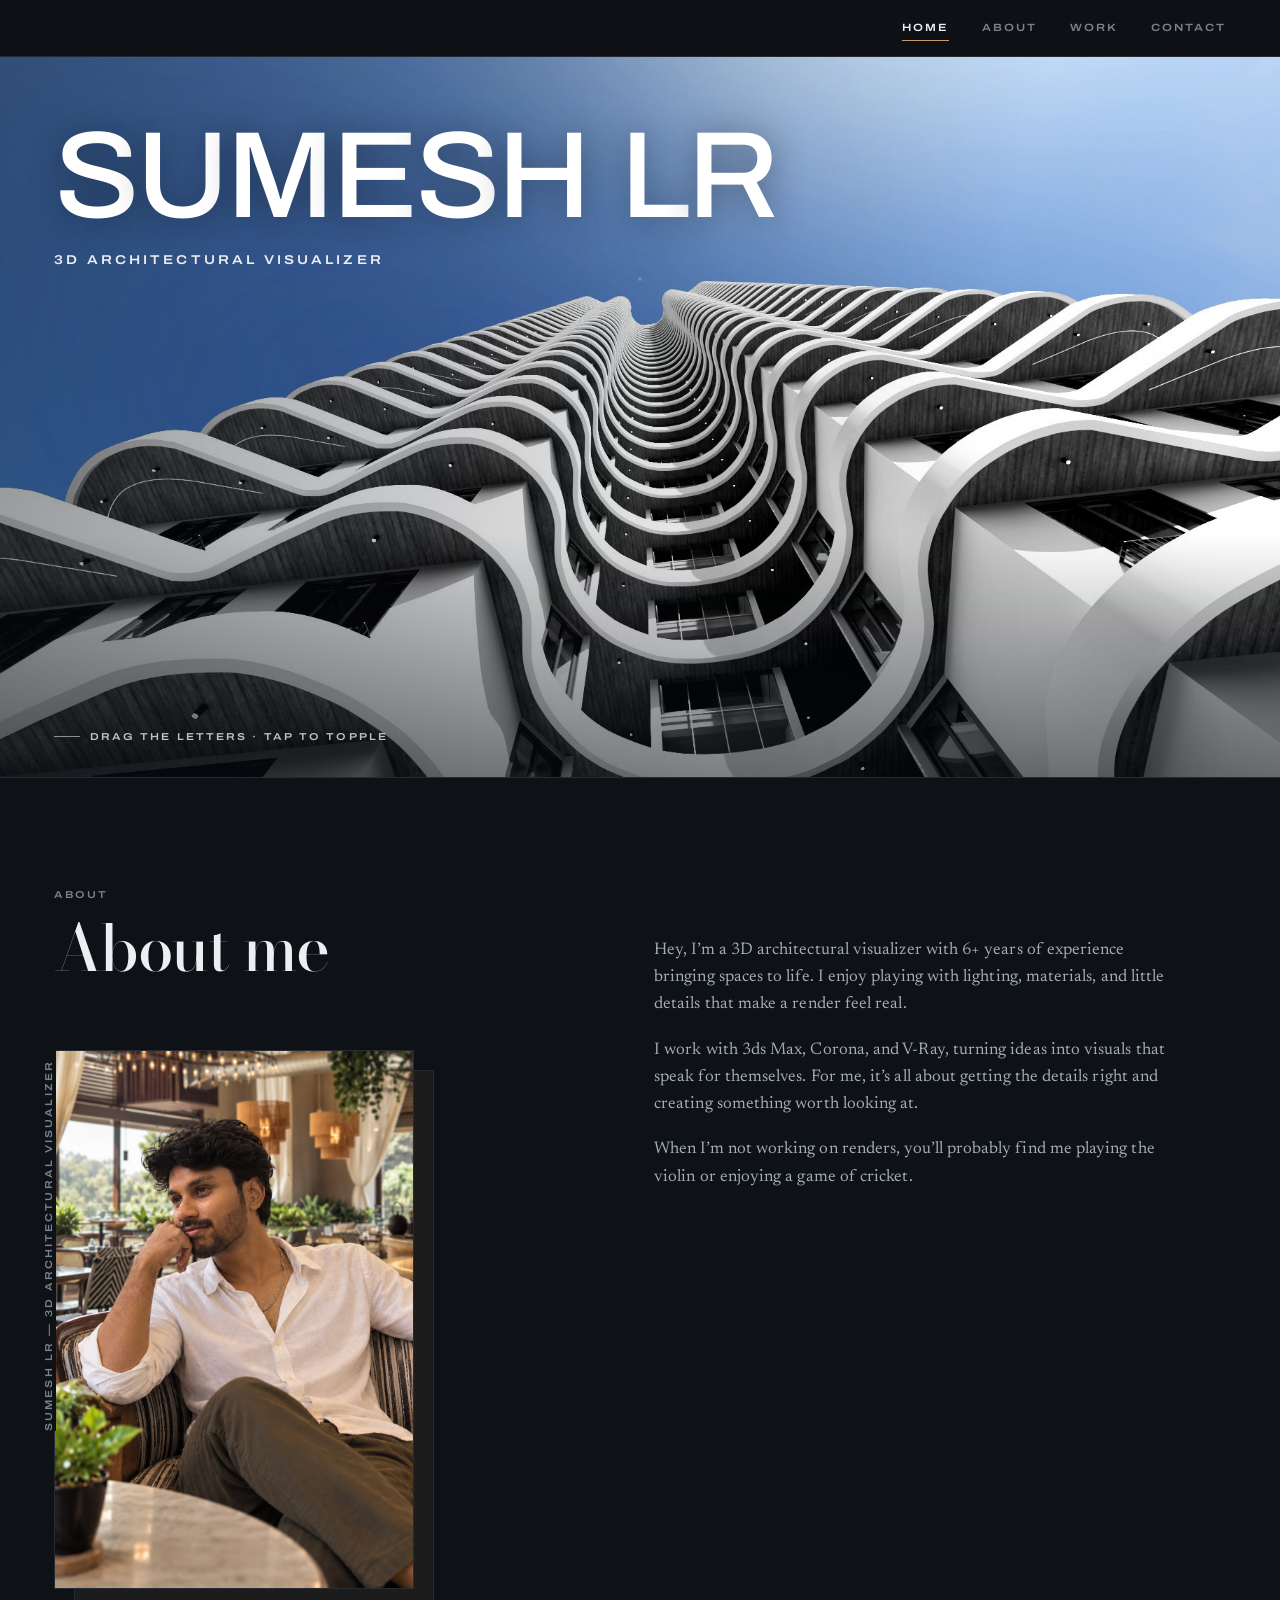
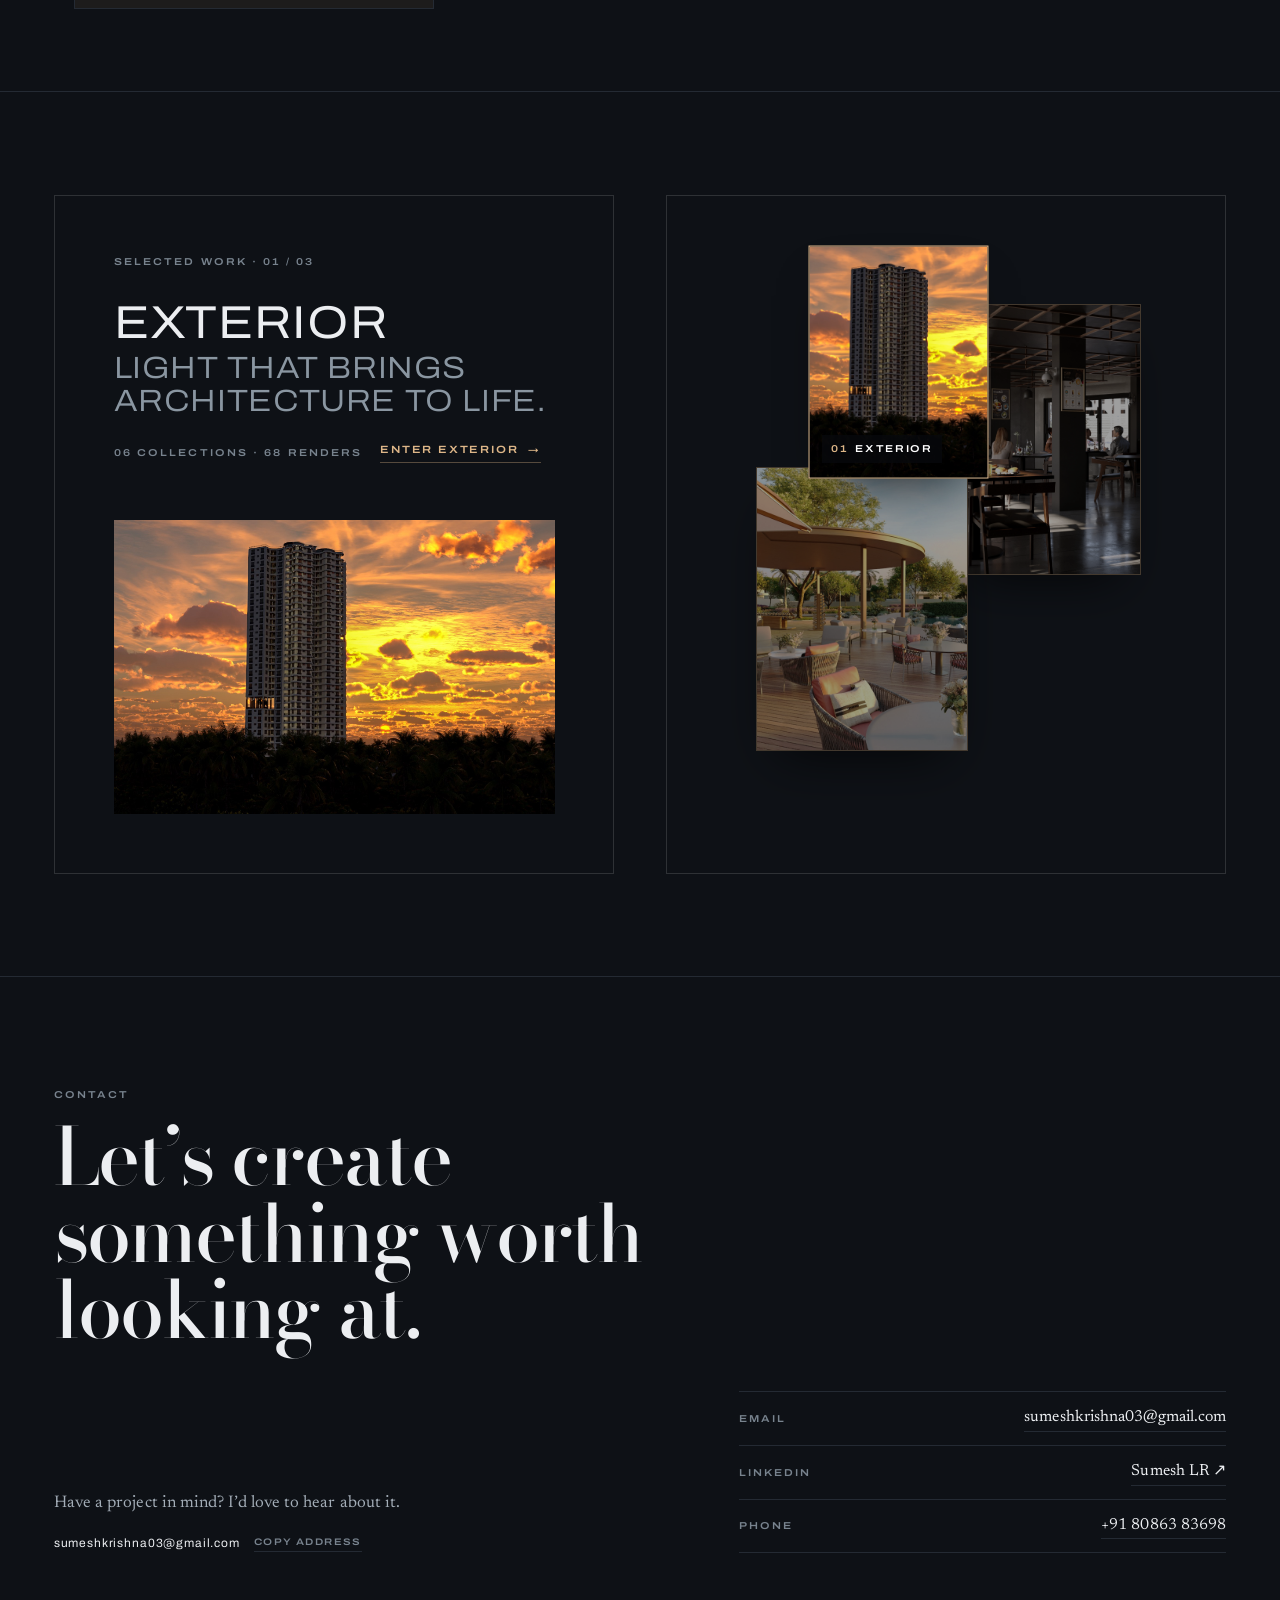
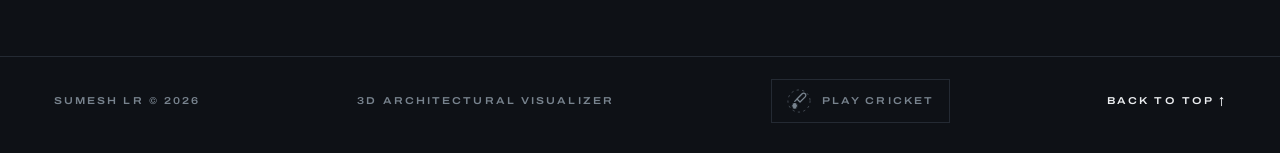
<file: index.html>
<!doctype html><html><head><meta charset=utf8><meta name=viewport content="width=device-width,initial-scale=1,viewport-fit=cover"><style>:root{color-scheme:light;box-sizing:border-box;padding-top:env(safe-area-inset-top,0px);padding-bottom:env(safe-area-inset-bottom,0px)}html{scroll-padding-top:env(safe-area-inset-top,0px)}body{margin:0;padding:0;font:14px -apple-system,BlinkMacSystemFont,sans-serif;background:#fff;color:#000}img{max-width:100%}[hidden]:not([hidden=until-found i]){display:none!important}</style></head><body>
<title>Sumesh LR</title>
<link rel="preconnect" href="https://fonts.googleapis.com">
<link rel="preconnect" href="https://fonts.gstatic.com" crossorigin>
<link rel="stylesheet" href="https://fonts.googleapis.com/css2?family=Archivo:ital,wdth,wght@0,62..125,100..900;1,62..125,100..900&family=Bodoni+Moda:ital,opsz,wght@0,6..96,400..900;1,6..96,400..900&family=Newsreader:ital,opsz,wght@0,6..72,300..500;1,6..72,300..500&display=swap">
<link rel="stylesheet" href="assets/work.css">
<style>
/* Layout concept: an architectural plan-sheet grid — hairline rules, a fixed left metadata rail,
   and large landscape image plates that break the rail for emphasis. */
:root{
  color-scheme: dark;
  --ivory:#0E1116;      /* graphite ground — the renders sit on darkness */
  --char:#ECEEF1;       /* primary type, cool white */
  --grey:#78838E;       /* muted slate */
  --line:#242A33;
  --white:#FFFFFF;
  --olive:#C89B6A;      /* accent: brass, used in small doses */
  --olive-l:#DDB688;    /* the accent lifted for the near-black section */
  --plate:#171B22;      /* image ground */
  --plate-dark:#06080B; /* the 360 room */
  --band:#EFEAE0;       /* the work band — a cream gallery wall set into the dark page */

  /* Archivo carries a width axis — used expanded for signage-like labels and the
     wordmark. Bodoni Moda is the editorial display face, large only. */
  --f-sans:'Archivo', ui-sans-serif, -apple-system, 'Segoe UI', Helvetica, Arial, sans-serif;
  --f-serif:'Bodoni Moda', 'Didot', 'Times New Roman', Georgia, serif;
  /* running text gets its own face — a text serif with real optical sizing */
  --f-text:'Newsreader', 'Iowan Old Style', Georgia, 'Times New Roman', serif;

  --m: clamp(18px, 4.2vw, 76px);
  --gap: clamp(16px, 2.2vw, 34px);
  --rule: 1px solid var(--line);
}

*,*::before,*::after{box-sizing:border-box}
body{
  margin:0;
  background:var(--ivory);
  color:var(--char);
  font-family:var(--f-sans);
  font-size:16px;
  font-weight:400;
  line-height:1.6;
  -webkit-font-smoothing:antialiased;
  overflow-x:hidden;
}
html{scroll-behavior:smooth}
img{display:block;max-width:100%}
a{color:inherit;text-decoration:none}
button{font:inherit;color:inherit;background:none;border:0;padding:0;cursor:pointer}
:focus-visible{outline:2px solid var(--olive);outline-offset:3px}

/* ---------- type ---------- */
.label{
  font-size:10px;font-variation-settings:'wdth' 118,'wght' 600;letter-spacing:.21em;
  text-transform:uppercase;color:var(--grey);line-height:1.5;
}
.label--dark{color:#8A96A1}
/* every small uppercase control shares the expanded width of the labels */
.nav__links a,.pano__go,.back,.btn-cta,.lb__x,.pv__btn,
.copy-btn,.frame__zoom,.pano__badge,.pv__hint,.c-rail .empty{
  font-variation-settings:'wdth' 118,'wght' 600;
}
.meta{font-size:12px;letter-spacing:.07em;color:var(--grey);font-variant-numeric:tabular-nums}
.sec-title{
  font-family:var(--f-serif);font-size:clamp(38px,6vw,86px);line-height:.96;
  font-weight:500;letter-spacing:-.022em;margin:0;text-wrap:balance;
}
.body-copy{
  font-family:var(--f-text);font-weight:400;
  font-size:clamp(16.5px,1.32vw,20px);line-height:1.62;letter-spacing:.004em;
  color:#A3ADB7;max-width:58ch;
}
.body-copy em{font-style:italic}
.body-copy p{margin:0 0 1.05em}
.body-copy p:last-child{margin-bottom:0}

/* ---------- shell ---------- */
.wrap{padding-inline:var(--m)}
.rule{border-top:var(--rule)}
.sec{padding-block:clamp(56px,8vw,128px)}

#progress{
  position:fixed;top:env(safe-area-inset-top,0px);left:0;height:2px;width:0%;
  background:var(--olive);z-index:120;transition:width .08s linear;
}

/* ---------- nav ---------- */
.nav{
  position:sticky;top:env(safe-area-inset-top,0px);z-index:100;
  background:rgba(14,17,22,.86);
  backdrop-filter:blur(14px);-webkit-backdrop-filter:blur(14px);
  border-bottom:var(--rule);
}
.nav__in{
  display:flex;align-items:center;justify-content:flex-end;
  min-height:56px;padding-inline:var(--m);
}
.nav__links{
  display:flex;align-items:center;gap:clamp(16px,2.6vw,36px);
}
.nav__links a{
  font-size:10.5px;letter-spacing:.19em;text-transform:uppercase;
  color:var(--grey);position:relative;padding-block:7px;transition:color .25s;white-space:nowrap;
}
@media (max-width:480px){
  .nav__links{gap:14px}
  .nav__links a{font-size:9.5px;letter-spacing:.14em}
}
.nav__links a::after{
  content:"";position:absolute;left:0;bottom:2px;height:1px;width:0;background:var(--olive);
  transition:width .35s cubic-bezier(.2,.7,.2,1);
}
.nav__links a:hover,.nav__links a.is-active{color:var(--char)}
.nav__links a:hover::after,.nav__links a.is-active::after{width:100%}

/* ---------- frames & placeholders ---------- */
.frame{
  display:block;width:100%;text-align:left;
  position:relative;overflow:hidden;background:var(--plate);
  border:1px solid rgba(236,238,241,.07);
}
.frame img{width:100%;height:auto}
.frame__in{display:block;transition:transform 1.15s cubic-bezier(.2,.7,.2,1);transform-origin:center}
.frame--click:hover .frame__in,
.frame--click:focus-visible .frame__in,
.pj:hover .frame__in,
.pano:hover .frame__in,
.pt:hover .frame__in,
.slide:hover .frame__in{transform:scale(1.05)}
.frame--click{cursor:zoom-in}
.frame__zoom{
  position:absolute;right:12px;bottom:12px;z-index:2;
  font-size:9.5px;font-weight:600;letter-spacing:.16em;text-transform:uppercase;
  background:rgba(14,17,22,.92);color:var(--char);padding:6px 10px;
  opacity:0;transform:translateY(4px);transition:opacity .3s,transform .3s;pointer-events:none;
}
.frame--click:hover .frame__zoom,.frame--click:focus-visible .frame__zoom{opacity:1;transform:none}

.ph{
  width:100%;display:flex;align-items:center;justify-content:center;text-align:center;
  padding:20px;position:relative;
  background:
    repeating-linear-gradient(45deg, rgba(236,238,241,.045) 0 1px, transparent 1px 13px),
    linear-gradient(162deg, #1B212A 0%, #13181F 100%);
}
.ph::after{content:"";position:absolute;inset:11px;border:1px solid rgba(236,238,241,.14);pointer-events:none}
.ph__k{font-size:10.5px;font-weight:600;letter-spacing:.17em;text-transform:uppercase;color:#9AA5B0}
.ph__s{font-size:10px;letter-spacing:.14em;text-transform:uppercase;color:#6E7A85;margin-top:7px}
.ph--dark{
  background:
    repeating-linear-gradient(45deg, rgba(255,255,255,.03) 0 1px, transparent 1px 13px),
    linear-gradient(162deg, #141A22 0%, #090C11 100%);
}
.ph--dark::after{border-color:rgba(255,255,255,.1)}
.ph--dark .ph__k{color:#9AA5B0}
.ph--dark .ph__s{color:#6E7A85}

.cap{font-family:var(--f-text);font-size:13.5px;font-style:italic;letter-spacing:.01em;color:var(--grey);margin-top:11px;max-width:52ch}

/* ---------- reveals ---------- */
[data-reveal]{transition:opacity .85s cubic-bezier(.2,.7,.2,1), transform .85s cubic-bezier(.2,.7,.2,1)}
[data-reveal].pre{opacity:0;transform:translateY(22px)}

/* ---------- hero ---------- */
/* The render is the page opener: full bleed, with the wordmark set into the sky. */
.hero{padding:0;position:relative}
.hero__media{
  position:relative;overflow:hidden;background:var(--plate);
  aspect-ratio:16/9;max-height:min(92vh,1000px);width:100%;
}
.hero__media .pan{position:absolute;inset:0;will-change:transform;transition:transform .6s cubic-bezier(.2,.7,.2,1)}
.hero__media .frame__in{
  position:absolute;inset:0;transform:scale(1.05);
  transition:transform 2.4s cubic-bezier(.2,.7,.2,1);
}
.hero__media:hover .frame__in{transform:scale(1.09)}
.hero__media img{width:100%;height:100%;object-fit:cover;object-position:50% 36%}
.hero__media .ph{height:100%;aspect-ratio:auto}
.hero__veil{
  position:absolute;inset:0;z-index:1;pointer-events:none;
  background:
    linear-gradient(104deg, rgba(8,12,18,.46) 0%, rgba(8,12,18,.16) 44%, rgba(8,12,18,0) 72%),
    linear-gradient(0deg, rgba(8,12,18,.5) 0%, rgba(8,12,18,0) 34%);
}
.hero__overlay{
  position:absolute;inset:0;z-index:2;display:flex;flex-direction:column;align-items:flex-start;
  padding:clamp(24px,5.2vw,86px) var(--m) 0;pointer-events:none;
}
.hero__overlay > *{pointer-events:auto}
.hero__name{
  position:relative;margin:0;display:flex;white-space:nowrap;color:#FFFFFF;
  font-size:clamp(36px,9.6vw,134px);line-height:.86;letter-spacing:-.03em;
  text-shadow:0 2px 34px rgba(6,10,16,.42);
}
.ltr{
  display:inline-block;font-variation-settings:'wdth' 104,'wght' 500;
  will-change:transform;cursor:grab;touch-action:none;user-select:none;-webkit-user-select:none;
}
.ltr:active{cursor:grabbing}
.ltr--sp{width:.26em;cursor:default;pointer-events:none}
.hero__role{
  font-size:clamp(11px,1vw,14px);font-variation-settings:'wdth' 116,'wght' 600;
  letter-spacing:.24em;text-transform:uppercase;color:rgba(255,255,255,.9);
  margin-top:clamp(12px,1.6vw,24px);
}
.hero__hint{
  position:absolute;left:var(--m);bottom:clamp(16px,2.6vw,40px);z-index:3;
  display:flex;align-items:center;gap:10px;
  transition:opacity .7s cubic-bezier(.2,.7,.2,1);
}
.hero__hint.is-off{opacity:0}
.hero__hint i{display:block;width:26px;height:1px;background:rgba(255,255,255,.5);flex:none}
.hero__hint .label{color:rgba(255,255,255,.74)}
.hero__reveal{clip-path:inset(0 0 0 0);transition:clip-path 1.3s cubic-bezier(.76,0,.24,1)}
.hero__reveal.pre{clip-path:inset(0 0 100% 0)}
@media (max-width:760px){
  /* the tower is a vertical subject — a portrait crop suits the phone */
  .hero__media{aspect-ratio:3/4;max-height:80vh}
  .hero__media img{object-position:50% 48%}
}

/* ---------- about ---------- */
.about__grid{
  display:grid;grid-template-columns:repeat(12,1fr);
  gap:clamp(16px,2.2vw,40px);align-items:start;
}
.about__head{grid-column:1 / 6;grid-row:1}
.about__portrait{grid-column:1 / 6;grid-row:2;margin-top:clamp(22px,3.4vw,54px)}
.about__text{grid-column:7 / 13;grid-row:1 / span 2;margin-top:clamp(18px,4.4vw,96px)}
.about__h{
  font-family:var(--f-serif);font-size:clamp(38px,5vw,78px);line-height:.94;
  font-weight:500;margin:12px 0 0;letter-spacing:-.024em;
}
.about__h em{font-style:italic;font-weight:400}
.pt{position:relative;max-width:360px}
.pt::before{
  content:"";position:absolute;left:20px;top:20px;right:-20px;bottom:-20px;
  border:1px solid var(--line);background:rgba(200,155,106,.08);
  transition:transform .6s cubic-bezier(.2,.7,.2,1);
}
.pt:hover::before{transform:translate(-10px,-10px)}
.pt .frame{position:relative;z-index:1}
.pt__v{
  position:absolute;left:-13px;top:0;z-index:2;
  writing-mode:vertical-rl;transform:rotate(180deg);transform-origin:center;
  background:var(--ivory);padding:0 0 10px;
}
.about__sig{
  margin-top:clamp(22px,3vw,40px);padding-top:14px;border-top:var(--rule);
  display:flex;justify-content:space-between;gap:16px;flex-wrap:wrap;max-width:360px;
}
@media (max-width:880px){
  .about__grid{grid-template-columns:1fr}
  .about__head,.about__portrait,.about__text{grid-column:1 / -1;grid-row:auto;margin-top:0}
  .about__head{order:1}
  .about__text{order:2;margin-top:clamp(18px,3vw,30px)}
  .about__portrait{order:3;margin-top:clamp(30px,6vw,52px)}
  .pt{max-width:300px;margin-left:14px}
  .pt__v{display:none}
}

/* ---------- section head ---------- */
.sec-head{
  position:relative;
  display:flex;justify-content:space-between;align-items:flex-end;gap:20px;flex-wrap:wrap;
  padding-bottom:clamp(16px,2vw,26px);
  margin-bottom:clamp(30px,4vw,64px);
}
.sec-head::after{
  content:"";position:absolute;left:0;right:0;bottom:0;height:1px;background:var(--line);
  transform:scaleX(1);transform-origin:left;
  transition:transform 1.1s cubic-bezier(.76,0,.24,1) .1s;
}
.sec-head.pre::after{transform:scaleX(0)}
.creatives .sec-head::after{background:rgba(255,255,255,.2)}

/* ---------- project previews ---------- */
.work{display:grid;gap:clamp(48px,7vw,118px)}
.pj{display:block;position:relative}
.pj__info{display:flex;justify-content:space-between;align-items:flex-start;gap:22px;flex-wrap:wrap;padding-top:16px}
.pj__t{font-family:var(--f-serif);font-size:clamp(26px,2.9vw,46px);font-weight:500;line-height:1.02;margin:0;letter-spacing:-.02em}
.pj__num{font-size:10px;font-variation-settings:'wdth' 118,'wght' 600;letter-spacing:.21em;text-transform:uppercase;color:var(--olive);font-variant-numeric:tabular-nums}
.pj__sub{font-family:var(--f-text);margin-top:8px;font-size:14.5px;letter-spacing:.01em;color:var(--grey)}
.pj__go{
  display:inline-flex;align-items:center;gap:9px;align-self:flex-end;
  font-size:10px;font-variation-settings:'wdth' 118,'wght' 600;letter-spacing:.21em;
  text-transform:uppercase;color:var(--grey);
  transition:color .3s;white-space:nowrap;
}
.pj:hover .pj__go{color:var(--olive)}
.pj__go .arr{transition:transform .35s cubic-bezier(.2,.7,.2,1)}
.pj:hover .pj__go .arr{transform:translate(4px,-4px)}

/* hover plate — a tint wipes up and the view label slides in */
.pj__ov{
  position:absolute;inset:0;z-index:2;pointer-events:none;
  background:linear-gradient(0deg, rgba(7,9,13,.62) 0%, rgba(7,9,13,.1) 48%, rgba(7,9,13,0) 72%);
  opacity:0;transition:opacity .55s cubic-bezier(.2,.7,.2,1);
}
.pj:hover .pj__ov,.pj:focus-visible .pj__ov,.slide:hover .pj__ov{opacity:1}
.pj__ovl{
  position:absolute;left:clamp(14px,1.6vw,26px);bottom:clamp(13px,1.4vw,22px);z-index:3;pointer-events:none;
  color:#ECEEF1;font-size:10px;font-variation-settings:'wdth' 118,'wght' 600;
  letter-spacing:.21em;text-transform:uppercase;
  opacity:0;transform:translateY(12px);
  transition:opacity .45s cubic-bezier(.2,.7,.2,1) .06s, transform .45s cubic-bezier(.2,.7,.2,1) .06s;
}
.pj:hover .pj__ovl,.pj:focus-visible .pj__ovl,.slide:hover .pj__ovl{opacity:1;transform:none}
.pj--inset{display:grid;grid-template-columns:minmax(200px,1fr) 2.9fr;gap:clamp(20px,3vw,52px);align-items:center}
.pj--inset .pj__info{flex-direction:column;align-items:flex-start;padding-top:0;border-top:0}
.pj--inset .pj__go{align-self:flex-start;margin-top:16px}
@media (max-width:860px){.pj--inset{grid-template-columns:1fr}}

/* ---------- the work band ---------- */
/* The band re-declares the palette tokens, so everything inside it flips to the
   light scheme without a second set of rules. */
.band{
  --ivory:#EFEAE0;
  --char:#1A1712;
  --grey:#6B6355;
  --line:#DCD4C4;
  --olive:#8C5A28;
  --plate:#E4DDCE;
  background:var(--band);color:var(--char);
}
.band.rule{border-top:0}
.band--end{border-bottom:0}
.band .frame,.band .slide__frame{border-color:rgba(26,23,18,.13)}
.band .ph{
  background:
    repeating-linear-gradient(45deg, rgba(26,23,18,.045) 0 1px, transparent 1px 13px),
    linear-gradient(162deg, #E8E1D3 0%, #DED6C5 100%);
}
.band .ph::after{border-color:rgba(26,23,18,.14)}
.band .ph__k{color:#5E564A}
.band .ph__s{color:#8E8676}
.band .frame__zoom{background:rgba(26,23,18,.9);color:#EFEAE0}
.band .slide__n{background:var(--ivory)}

/* ---------- slides (projects 04–10) ---------- */
.slides{position:relative}
.slides__track{
  display:flex;gap:clamp(14px,1.8vw,32px);
  overflow-x:auto;overflow-y:hidden;
  scroll-snap-type:x mandatory;scroll-behavior:smooth;
  scroll-padding-inline:var(--m);padding-inline:var(--m);padding-block:2px clamp(18px,2.2vw,30px);
  scrollbar-width:none;-ms-overflow-style:none;cursor:grab;
}
.slides__track::-webkit-scrollbar{display:none}
.slides__track.is-drag{cursor:grabbing;scroll-behavior:auto;scroll-snap-type:none}
.slide{
  flex:0 0 clamp(248px,63vw,800px);scroll-snap-align:start;min-width:0;text-align:left;
  opacity:.38;transition:opacity .7s cubic-bezier(.2,.7,.2,1);
}
.slide.is-active{opacity:1}
.slide__frame{
  position:relative;overflow:hidden;background:var(--plate);
  border:1px solid rgba(236,238,241,.07);
}
.slide__n .label{color:var(--olive)}
.slide__n{
  position:absolute;left:0;top:0;z-index:4;background:var(--ivory);
  padding:9px 15px 7px 0;border-right:var(--rule);border-bottom:var(--rule);
}
.slide__meta{display:flex;justify-content:space-between;gap:16px;align-items:flex-start;padding-top:15px;flex-wrap:wrap}
.slide__t{font-family:var(--f-serif);font-size:clamp(22px,2.4vw,36px);font-weight:500;margin:0;line-height:1.03;letter-spacing:-.02em}
.slides__bar{
  display:flex;align-items:center;gap:clamp(12px,1.8vw,24px);
  padding-inline:var(--m);padding-top:clamp(12px,1.6vw,20px);border-top:var(--rule);
}
.sbtn{
  width:clamp(42px,3.4vw,52px);height:clamp(42px,3.4vw,52px);flex:none;
  border:1px solid var(--line);display:flex;align-items:center;justify-content:center;
  transition:background .3s,border-color .3s,color .3s,opacity .3s;
}
.sbtn:hover{background:var(--char);border-color:var(--char);color:var(--ivory)}
.sbtn[disabled]{opacity:.26;pointer-events:none}
.slides__rail{flex:1;min-width:40px;height:1px;background:var(--line);position:relative}
.slides__rail i{
  position:absolute;top:-1px;height:3px;background:var(--olive);
  transition:width .5s cubic-bezier(.2,.7,.2,1), left .5s cubic-bezier(.2,.7,.2,1);
}
.slides__count{
  font-size:11px;font-variation-settings:'wdth' 118,'wght' 600;letter-spacing:.18em;
  font-variant-numeric:tabular-nums;color:var(--char);flex:none;
}
.slides__hint{
  padding-inline:var(--m);padding-top:12px;display:flex;justify-content:flex-end;
}

/* ---------- walkthrough videos ---------- */
.wv__frame{position:relative;overflow:hidden;background:var(--plate);border:1px solid rgba(26,23,18,.13)}
.wv__play{
  position:absolute;left:50%;top:50%;transform:translate(-50%,-50%);z-index:3;
  width:clamp(54px,5.4vw,78px);height:clamp(54px,5.4vw,78px);border-radius:50%;
  display:flex;align-items:center;justify-content:center;
  background:rgba(239,234,224,.92);color:#1A1712;
  transition:transform .45s cubic-bezier(.3,1.4,.5,1),background .3s;
}
.wv__play svg{margin-left:3px}
.slide:hover .wv__play{transform:translate(-50%,-50%) scale(1.12);background:#FFFFFF}
.wv__dur{
  position:absolute;right:12px;bottom:12px;z-index:3;
  background:rgba(10,14,20,.72);color:#EFEAE0;padding:5px 9px;
  font-size:10px;font-variation-settings:'wdth' 118,'wght' 600;letter-spacing:.16em;
  font-variant-numeric:tabular-nums;
}
.vd{position:fixed;inset:0;z-index:215;background:rgba(7,9,13,.97);display:flex;flex-direction:column}
.vd[hidden]{display:none!important}
.vd__bar{
  display:flex;justify-content:space-between;align-items:center;gap:16px;
  padding:14px clamp(14px,3vw,30px);padding-top:calc(14px + env(safe-area-inset-top,0px));color:#E6EAEE;
}
.vd__stage{flex:1;display:flex;align-items:center;justify-content:center;padding:0 clamp(12px,4vw,70px) clamp(18px,3vw,36px);min-height:0}
.vd__stage video{max-width:100%;max-height:100%;width:auto;background:#000}
.vd__note{
  max-width:min(92vw,620px);text-align:center;color:#8A96A1;
  border:1px dashed rgba(255,255,255,.2);padding:clamp(26px,5vw,56px);
  font-size:11px;font-variation-settings:'wdth' 118,'wght' 600;letter-spacing:.2em;text-transform:uppercase;line-height:2.1;
}

/* ---------- 360 section ---------- */
.creatives{background:var(--plate-dark);color:#E6EAEE}
.creatives .sec-title{color:#ECEEF1}
.slides--wide .slide{flex:0 0 clamp(268px,74vw,920px)}
.creatives .slides__bar{border-top-color:rgba(255,255,255,.14)}
.creatives .slides__rail{background:rgba(255,255,255,.16)}
.creatives .sbtn{border-color:rgba(255,255,255,.22)}
.creatives .sbtn:hover{background:#FFFFFF;border-color:#FFFFFF;color:#0A0D12}
.creatives .slides__count{color:#EDEFF1}
.pano{display:block;width:100%;text-align:left;cursor:pointer}
.pano__frame{position:relative;overflow:hidden;border:1px solid rgba(255,255,255,.12);background:#131921}
.pano__frame img{width:100%;height:auto}
.pano__badge{
  position:absolute;left:14px;top:14px;z-index:2;
  font-size:9.5px;font-weight:600;letter-spacing:.18em;text-transform:uppercase;
  color:var(--olive-l);border:1px solid rgba(221,182,136,.45);padding:5px 9px;
  background:rgba(7,9,13,.5);backdrop-filter:blur(6px);
}
.pano__info{display:flex;justify-content:space-between;align-items:baseline;gap:18px;padding-top:14px;flex-wrap:wrap}
.pano__t{font-family:var(--f-serif);font-size:clamp(22px,2.3vw,34px);font-weight:500;margin:0;line-height:1.04;letter-spacing:-.02em;color:#ECEEF1}
.pano__c{font-family:var(--f-text);font-size:14px;color:#8A96A1;margin-top:6px;max-width:46ch}
.pano__go{
  font-size:10.5px;font-weight:600;letter-spacing:.17em;text-transform:uppercase;color:#8A96A1;
  display:inline-flex;gap:9px;align-items:center;transition:color .3s;white-space:nowrap;
}
.pano:hover .pano__go{color:var(--olive-l)}
.pano:hover .pano__go .arr{transform:translate(3px,-3px)}
.pano__go .arr{transition:transform .35s cubic-bezier(.2,.7,.2,1)}

/* ---------- contact ---------- */
.contact__h{font-family:var(--f-serif);font-size:clamp(38px,6.2vw,92px);font-weight:500;line-height:.96;letter-spacing:-.024em;margin:0;max-width:15ch;text-wrap:balance}
.contact__grid{display:grid;grid-template-columns:1.3fr 1fr;gap:clamp(26px,4vw,80px);align-items:end;margin-top:clamp(28px,3.4vw,54px)}
.c-rail{border-top:var(--rule)}
.c-rail div{display:flex;justify-content:space-between;align-items:center;gap:18px;padding:13px 0;border-bottom:var(--rule)}
.c-rail a,.c-rail span.val{font-family:var(--f-text);font-size:16px;letter-spacing:.005em;word-break:break-word;text-align:right}
.c-rail a{border-bottom:1px solid var(--line);transition:border-color .3s}
.c-rail a:hover{border-color:var(--olive);color:var(--olive)}
.c-rail .empty{color:var(--grey);font-size:12px;letter-spacing:.12em;text-transform:uppercase}
.btn-cta{
  display:inline-flex;align-items:center;gap:12px;margin-top:clamp(24px,3vw,40px);
  background:var(--char);color:var(--ivory);padding:17px 26px;
  font-size:10.5px;font-weight:600;letter-spacing:.17em;text-transform:uppercase;
  transition:background .3s;
}
.btn-cta:hover{background:var(--olive)}
.btn-cta .arr{transition:transform .35s cubic-bezier(.2,.7,.2,1)}
.btn-cta:hover .arr{transform:translate(3px,-3px)}
.copy-btn{font-size:9.5px;font-weight:600;letter-spacing:.15em;text-transform:uppercase;color:var(--grey);border-bottom:1px solid var(--line)}
.copy-btn:hover{color:var(--olive)}
@media (max-width:860px){.contact__grid{grid-template-columns:1fr}.c-rail a,.c-rail span.val{text-align:left}}

.foot{border-top:var(--rule);padding-block:22px 30px}
.foot__in{display:flex;justify-content:space-between;align-items:center;gap:16px;flex-wrap:wrap}
.play-icon{
  position:relative;display:inline-flex;align-items:center;gap:11px;color:var(--grey);
  border:1px solid var(--line);padding:9px 15px;
  transition:color .35s,border-color .35s,background .35s;
}
.play-icon:hover,.play-icon:focus-visible{
  color:var(--olive);border-color:var(--olive);background:rgba(200,155,106,.07);
}
.play-icon svg{flex:none;overflow:visible}
.pi-ring{
  transform-box:fill-box;transform-origin:center;
  opacity:.55;transition:opacity .35s;
}
.play-icon:hover .pi-ring{opacity:1;animation:pi-spin 9s linear infinite}
@keyframes pi-spin{to{transform:rotate(360deg)}}
.pi-bat{transform-box:fill-box;transform-origin:72% 18%;transition:transform .45s cubic-bezier(.3,1.5,.5,1)}
.play-icon:hover .pi-bat{transform:rotate(-26deg)}
.pi-ball{transition:transform .5s cubic-bezier(.3,1.5,.5,1)}
.play-icon:hover .pi-ball{transform:translate(6.5px,-7.5px)}
.pi-six{
  position:absolute;right:-7px;top:-13px;pointer-events:none;
  font-family:var(--f-serif);font-size:19px;font-weight:500;line-height:1;color:var(--olive);
  opacity:0;transform:translateY(9px) rotate(-10deg);
  transition:opacity .4s cubic-bezier(.3,1.5,.5,1) .06s, transform .4s cubic-bezier(.3,1.5,.5,1) .06s;
}
.play-icon:hover .pi-six,.play-icon:focus-visible .pi-six{opacity:1;transform:translateY(0) rotate(-10deg)}

/* ---------- cricket ---------- */
.cg{position:fixed;inset:0;z-index:220;background:var(--ivory);display:flex;flex-direction:column}
.cg[hidden]{display:none!important}
.cg__bar{
  display:flex;justify-content:space-between;align-items:center;gap:16px;
  padding:14px var(--m);padding-top:calc(14px + env(safe-area-inset-top,0px));
  border-bottom:var(--rule);
}
.cg__stage{flex:1;display:flex;align-items:center;justify-content:center;padding:clamp(12px,2.2vw,30px) var(--m);min-height:0}
.cg__canvas{
  width:100%;max-width:940px;aspect-ratio:800/360;max-height:100%;
  background:#12161C;border:1px solid var(--line);
  touch-action:manipulation;cursor:pointer;display:block;
}
.cg__foot{
  display:flex;justify-content:space-between;align-items:center;gap:16px;flex-wrap:wrap;
  padding:14px var(--m);padding-bottom:calc(14px + env(safe-area-inset-bottom,0px));
  border-top:var(--rule);
}
.cg__score{
  font-family:var(--f-serif);font-size:clamp(26px,3.6vw,46px);font-weight:500;line-height:1;
  font-variant-numeric:tabular-nums;letter-spacing:-.02em;
}
.cg__btn{
  border:1px solid var(--char);padding:14px 24px;
  font-size:10px;font-variation-settings:'wdth' 118,'wght' 600;letter-spacing:.21em;text-transform:uppercase;
  transition:background .3s,color .3s;
}
.cg__btn:hover{background:var(--char);color:var(--ivory)}

/* ---------- project detail ---------- */
.back{display:inline-flex;align-items:center;gap:10px;font-size:10.5px;font-weight:600;letter-spacing:.17em;text-transform:uppercase;color:var(--grey);transition:color .3s}
.back:hover{color:var(--olive)}
.back .arr{transition:transform .35s cubic-bezier(.2,.7,.2,1)}
.back:hover .arr{transform:translateX(-4px)}
.pd__head{display:grid;grid-template-columns:1.5fr 1fr;gap:clamp(22px,3.4vw,70px);align-items:end;padding-block:clamp(26px,3.6vw,56px) clamp(22px,2.8vw,40px)}
.pd__t{font-family:var(--f-serif);font-size:clamp(40px,6.2vw,92px);font-weight:500;line-height:.95;letter-spacing:-.026em;margin:10px 0 0;text-wrap:balance}
.pd__meta{display:grid;grid-template-columns:repeat(2,1fr);gap:0 24px;border-top:var(--rule)}
.pd__meta div{padding:10px 0;border-bottom:var(--rule)}
.pd__meta b{display:block;font-family:var(--f-text);font-size:15px;font-weight:400;color:var(--char);letter-spacing:0;margin-top:4px}
.pd__desc{margin-top:clamp(18px,2.2vw,30px)}
@media (max-width:860px){.pd__head{grid-template-columns:1fr}}
.gal{display:grid;gap:clamp(20px,3vw,56px);padding-bottom:clamp(40px,5vw,90px)}
.gal__pair{display:grid;grid-template-columns:1fr 1fr;gap:clamp(16px,2.2vw,34px);align-items:start}
@media (max-width:720px){.gal__pair{grid-template-columns:1fr}}
.pn{display:grid;grid-template-columns:1fr 1fr;gap:clamp(16px,2.4vw,40px);border-top:var(--rule);padding-block:clamp(26px,3.4vw,52px)}
.pn a{display:block}
.pn__r{text-align:right}
.pn__t{font-family:var(--f-serif);font-size:clamp(20px,2.4vw,34px);line-height:1.1;margin:8px 0 0;transition:opacity .3s}
.pn a:hover .pn__t{opacity:.55}

/* ---------- lightbox ---------- */
.lb{position:fixed;inset:0;z-index:200;background:rgba(7,9,13,.97);display:flex;flex-direction:column}
.lb[hidden]{display:none!important}
.lb__bar{display:flex;justify-content:space-between;align-items:center;gap:16px;padding:14px clamp(14px,3vw,30px);padding-top:calc(14px + env(safe-area-inset-top,0px));color:#E6EAEE}
.lb__stage{flex:1;display:flex;align-items:center;justify-content:center;padding:0 clamp(12px,4vw,70px) clamp(16px,3vw,34px);min-height:0}
.lb__stage img{max-width:100%;max-height:100%;width:auto;height:auto;object-fit:contain}
.lb__stage .ph{max-width:min(1100px,100%);max-height:100%;aspect-ratio:16/9}
.lb__nav{
  position:absolute;top:50%;transform:translateY(-50%);width:clamp(44px,5vw,58px);height:clamp(44px,5vw,58px);
  display:flex;align-items:center;justify-content:center;color:#E6EAEE;
  border:1px solid rgba(255,255,255,.22);background:rgba(7,9,13,.45);transition:background .25s,border-color .25s;
}
.lb__nav:hover{background:rgba(230,234,238,.14);border-color:rgba(255,255,255,.45)}
.lb__prev{left:clamp(8px,1.6vw,22px)}
.lb__next{right:clamp(8px,1.6vw,22px)}
.lb__cap{padding:0 clamp(14px,3vw,30px) calc(18px + env(safe-area-inset-bottom,0px));color:#8A96A1;font-size:14px;letter-spacing:.01em;min-height:22px;font-family:var(--f-text);font-style:italic}
.lb__x{font-size:10.5px;font-weight:600;letter-spacing:.17em;text-transform:uppercase;color:#E6EAEE}

/* ---------- 360 viewer ---------- */
.pv{position:fixed;inset:0;z-index:210;background:#07090D;display:flex;flex-direction:column}
.pv[hidden]{display:none!important}
.pv__bar{
  position:absolute;left:0;right:0;top:0;z-index:3;display:flex;justify-content:space-between;align-items:center;
  gap:16px;padding:16px clamp(14px,3vw,30px);padding-top:calc(16px + env(safe-area-inset-top,0px));
  color:#E6EAEE;background:linear-gradient(180deg,rgba(7,9,13,.78),transparent);
}
.pv__canvas{flex:1;width:100%;height:100%;display:block;touch-action:none;cursor:grab}
.pv__canvas:active{cursor:grabbing}
.pv__hint{
  position:absolute;left:50%;bottom:calc(30px + env(safe-area-inset-bottom,0px));transform:translateX(-50%);
  font-size:10px;font-weight:600;letter-spacing:.2em;text-transform:uppercase;color:#E6EAEE;
  border:1px solid rgba(255,255,255,.26);padding:8px 14px;background:rgba(7,9,13,.45);
  transition:opacity .5s;pointer-events:none;
}
.pv__ctrls{display:flex;gap:clamp(12px,2vw,24px);align-items:center}
.pv__btn{font-size:10.5px;font-weight:600;letter-spacing:.17em;text-transform:uppercase;color:#E6EAEE;opacity:.78;transition:opacity .25s}
.pv__btn:hover{opacity:1}
.pv__note{
  position:absolute;left:50%;top:50%;transform:translate(-50%,-50%);text-align:center;color:#8A96A1;
  font-size:11px;letter-spacing:.14em;text-transform:uppercase;max-width:min(80vw,420px);line-height:1.9;
}


@media (prefers-reduced-motion: reduce){
  html{scroll-behavior:auto}
  *,*::before,*::after{animation-duration:.001ms!important;animation-iteration-count:1!important;transition-duration:.001ms!important}
  [data-reveal].pre{opacity:1!important;transform:none!important}
  .hero__reveal.pre{clip-path:none!important}
}
</style>

<div id="progress"></div>

<header class="nav">
  <div class="nav__in">
    <nav class="nav__links" id="navLinks" aria-label="Sections">
      <a href="#/" data-sec="top">Home</a>
      <a href="#/" data-sec="about">About</a>
      <a href="#/" data-sec="work">Work</a>
      <a href="#/" data-sec="contact">Contact</a>
    </nav>
  </div>
</header>

<main id="app"></main>

<div class="lb" id="lb" hidden role="dialog" aria-modal="true" aria-label="Image viewer">
  <div class="lb__bar">
    <span class="label label--dark" id="lbTitle" style="color:#8A96A1"></span>
    <span class="label label--dark" id="lbCount" style="color:#E6EAEE"></span>
    <button class="lb__x" id="lbClose" aria-label="Close viewer">Close ✕</button>
  </div>
  <div class="lb__stage" id="lbStage"></div>
  <button class="lb__nav lb__prev" id="lbPrev" aria-label="Previous image">←</button>
  <button class="lb__nav lb__next" id="lbNext" aria-label="Next image">→</button>
  <div class="lb__cap" id="lbCap"></div>
</div>

<div class="cg" id="cg" hidden role="dialog" aria-modal="true" aria-label="Cricket">
  <div class="cg__bar">
    <div>
      <div class="label">Off-screen</div>
      <div style="font-family:var(--f-serif);font-size:clamp(20px,2.4vw,30px);font-weight:500;line-height:1.15">Backyard Cricket</div>
    </div>
    <button class="lb__x" id="cgClose" style="color:var(--char)" aria-label="Close cricket">Close ✕</button>
  </div>
  <div class="cg__stage"><canvas class="cg__canvas" id="cgCanvas" width="1600" height="720" aria-label="Cricket game"></canvas></div>
  <div class="cg__foot">
    <div>
      <div class="label">Score</div>
      <div class="cg__score" id="cgScore">0/0</div>
    </div>
    <div style="text-align:center">
      <div class="label">Overs</div>
      <div class="cg__score" id="cgOvers">0.0</div>
    </div>
    <button class="cg__btn" id="cgAction">Bowl</button>
  </div>
</div>

<script src="assets/data.js"></script>
<script src="assets/work.js"></script>
<script>
/* All content (hero, about, contact and the work categories) lives in assets/data.js */
const SITE = window.SITE;

/* ============================================================================
   Rendering
   ========================================================================== */
const esc = s => String(s == null ? "" : s).replace(/[&<>"']/g, c => ({"&":"&amp;","<":"&lt;",">":"&gt;",'"':"&quot;","'":"&#39;"}[c]));
const app = document.getElementById("app");
const galleries = Object.create(null);

function plate(slot, ratio, dark){
  return '<div class="ph' + (dark ? " ph--dark" : "") + '" style="aspect-ratio:' + esc(ratio || "16/9") + '">' +
    '<div><div class="ph__k">' + esc(slot) + '</div>' +
    '<div class="ph__s">Landscape ' + esc((ratio || "16/9").replace("/", ":")) + ' &middot; add image in data</div></div></div>';
}

/* A clickable image plate wired to a lightbox gallery */
function plateFigure(img, slot, galKey, idx, opts){
  opts = opts || {};
  const dark = !!opts.dark;
  const inner = '<div class="frame__in">' + (img.src
    ? '<img src="' + esc(img.src) + '" alt="' + esc(img.alt || slot) + '" loading="' + (opts.eager ? "eager" : "lazy") + '" decoding="async">'
    : plate(slot, img.ratio, dark)) + '</div>';
  const clickable = galKey != null;
  return '<' + (clickable ? "button" : "div") + ' class="frame' + (clickable ? " frame--click" : "") + '"' +
    (clickable ? ' data-gal="' + esc(galKey) + '" data-idx="' + idx + '" aria-label="Open ' + esc(slot) + ' in full screen"' : "") +
    ' style="' + (opts.style || "") + '">' + inner +
    (clickable ? '<span class="frame__zoom">View ↗</span>' : "") +
    '</' + (clickable ? "button" : "div") + '>';
}

function registerGallery(key, project){
  galleries[key] = project.images.map((im, i) => ({
    src: im.src, caption: im.caption || "", ratio: im.ratio || "16/9",
    alt: project.title + " — view " + (i + 1) + " of " + project.images.length,
    slot: project.title + " / view " + String(i + 1).padStart(2, "0")
  }));
}

function arrow(d){ return '<span class="arr" aria-hidden="true">' + d + '</span>'; }

const BAT_ICON =
  '<svg width="24" height="24" viewBox="0 0 26 26" fill="none" stroke="currentColor" ' +
  'stroke-width="1.4" stroke-linecap="round" stroke-linejoin="round" aria-hidden="true">' +
    '<circle class="pi-ring" cx="13" cy="13" r="12" stroke-dasharray="1.6 4.4" stroke-width="1"/>' +
    '<g class="pi-bat">' +
      '<path d="M16.4 5.2a2.3 2.3 0 0 1 3.3 3.3l-5.6 5.6-3.3-3.3z"/>' +
      '<path d="M10.4 11.4 8.4 13.4"/>' +
    '</g>' +
    '<g class="pi-ball">' +
      '<circle cx="8.3" cy="18.2" r="3.1" fill="currentColor" stroke="none"/>' +
      '<path d="M6.1 16a3.1 3.1 0 0 0 0 4.4" stroke="var(--ivory)" stroke-width="0.9"/>' +
      '<path d="M10.5 16a3.1 3.1 0 0 1 0 4.4" stroke="var(--ivory)" stroke-width="0.9"/>' +
    '</g>' +
  '</svg>';

function footerMarkup(withRole){
  return '<footer class="foot wrap">' +
    '<div class="foot__in">' +
      '<span class="label">' + esc(SITE.name) + ' © ' + new Date().getFullYear() + '</span>' +
      (withRole ? '<span class="label">' + esc(SITE.role) + '</span>' : "") +
      '<button class="play-icon" id="playCricket" aria-label="Play cricket">' +
        BAT_ICON + '<span class="label">Play cricket</span>' +
        '<span class="pi-six" aria-hidden="true">6</span>' +
      '</button>' +
      '<a class="label" href="#/" data-sec="top" style="color:var(--char)">Back to top ↑</a>' +
    '</div>' +
  '</footer>';
}

/* ---------- home ---------- */
function projectPreview(p, variant){
  const cover = Object.assign({ alt: p.title + " cover render" }, p.cover);
  const slot = "Project " + p.num + " / cover";
  const info =
    '<div class="pj__info">' +
      '<div style="min-width:0">' +
        '<div class="pj__num">' + esc(p.num) + ' — ' + esc(p.category) + '</div>' +
        '<h3 class="pj__t">' + esc(p.title) + '</h3>' +
        '<div class="pj__sub">' + esc([p.location, p.year].filter(Boolean).join(" · ")) + '</div>' +
      '</div>' +
      '<span class="pj__go">Explore project ' + arrow("↗") + '</span>' +
    '</div>';
  const fig = '<div class="frame">' +
      '<div class="frame__in">' + (cover.src
        ? '<img src="' + esc(cover.src) + '" alt="' + esc(cover.alt) + '" loading="lazy" decoding="async">'
        : plate(slot, cover.ratio)) + '</div>' +
      '<span class="pj__ov"></span><span class="pj__ovl">Open project ' + String(p.num) + ' ↗</span>' +
    '</div>';

  if (variant === "inset"){
    return '<a class="pj pj--inset" href="#/project/' + esc(p.slug) + '" data-reveal>' +
      '<div class="pj__info">' +
        '<div><div class="pj__num">' + esc(p.num) + ' — ' + esc(p.category) + '</div>' +
        '<h3 class="pj__t">' + esc(p.title) + '</h3>' +
        '<div class="pj__sub">' + esc([p.location, p.year].filter(Boolean).join(" · ")) + '</div></div>' +
        '<span class="pj__go">Explore project ' + arrow("↗") + '</span>' +
      '</div>' + fig + '</a>';
  }
  return '<a class="pj' + (variant === "span" ? " pj--span" : "") + '" href="#/project/' + esc(p.slug) + '" data-reveal>' +
    fig + info + '</a>';
}

function renderHome(){
  const hero = SITE.hero;

  const heroMedia =
    '<div class="hero__media hero__reveal" id="heroFig">' +
      '<div class="pan" id="heroPan"><div class="frame__in">' +
        (hero.src
          ? '<img src="' + esc(hero.src) + '" alt="' + esc(hero.alt) + '" fetchpriority="high" decoding="async">'
          : plate(hero.slot, hero.ratio)) +
      '</div></div>' +
      '<div class="hero__veil"></div>' +
      '<div class="hero__overlay">' +
        '<h1 class="hero__name" id="heroName" aria-label="' + esc(SITE.name) + '"></h1>' +
        '<div class="hero__role">' + esc(SITE.role) + '</div>' +
      '</div>' +
      '<div class="hero__hint" id="heroHint"><i></i><span class="label">Drag the letters · tap to topple</span></div>' +
    '</div>';

  const about = SITE.about;
  const portrait = about.portrait;

  /* one bar serves every track */
  const slidesBar = label =>
    '<div class="slides__bar">' +
      '<button class="sbtn slides__prev" aria-label="Previous ' + label + '">←</button>' +
      '<button class="sbtn slides__next" aria-label="Next ' + label + '">→</button>' +
      '<span class="slides__count" aria-live="polite"></span>' +
      '<span class="slides__rail"><i></i></span>' +
    '</div>';

  const ct = SITE.contact;
  const row = (k, val, href) => '<div><span class="label">' + esc(k) + '</span>' +
    (val
      ? (href ? '<a href="' + esc(href) + '"' + (/^https?:/.test(href) ? ' target="_blank" rel="noopener"' : "") + '>' + esc(val) + '</a>'
              : '<span class="val">' + esc(val) + '</span>')
      : '<span class="empty">Add ' + esc(k.toLowerCase()) + '</span>') + '</div>';

  app.innerHTML =
  '<section class="hero" id="top">' + heroMedia + '</section>' +

  '<section class="sec wrap rule" id="about">' +
    '<div class="about__grid">' +
      '<div class="about__head">' +
        '<span class="label">About</span>' +
        '<h2 class="about__h">' + esc(about.heading) + '</h2>' +
      '</div>' +
      '<div class="about__portrait" data-reveal>' +
        '<div class="pt">' +
          '<span class="label pt__v">' + esc(SITE.name) + ' — ' + esc(SITE.role) + '</span>' +
          '<div class="frame"><div class="frame__in">' + (portrait.src
            ? '<img src="' + esc(portrait.src) + '" alt="' + esc(portrait.alt) + '" loading="lazy" decoding="async">'
            : plate(portrait.slot, portrait.ratio)) + '</div></div>' +
        '</div>' +
      '</div>' +
      '<div class="about__text" data-reveal>' +
        '<div class="body-copy">' + about.body.map(p => '<p>' + esc(p) + '</p>').join("") + '</div>' +
      '</div>' +
    '</div>' +
  '</section>' +

  '<section class="sec rule wk" id="work">' +
    '<div id="wkMount"></div>' +
  '</section>' +

  '<section class="sec wrap rule" id="contact">' +
    '<span class="label">Contact</span>' +
    '<h2 class="contact__h" style="margin-top:14px">' + esc(ct.headline) + '</h2>' +
    '<div class="contact__grid">' +
      '<div>' +
        '<p class="body-copy" style="max-width:40ch">' + esc(ct.support) + '</p>' +
        (ct.email ? '<div style="margin-top:14px;display:flex;gap:14px;align-items:center;flex-wrap:wrap">' +
            '<span class="meta" style="color:var(--char)">' + esc(ct.email) + '</span>' +
            '<button class="copy-btn" id="copyMail">Copy address</button></div>' : "") +
      '</div>' +
      '<div class="c-rail">' +
        row("Email", ct.email, ct.email ? "mailto:" + ct.email : null) +
        row("LinkedIn", ct.linkedin ? SITE.name.replace(/\b(\w)(\w*)/g, (m, a, b) => a + (b.length > 1 ? b.toLowerCase() : b)) + " ↗" : "", ct.linkedin) +
        row("Phone", ct.phone, ct.phone ? "tel:" + ct.phone.replace(/\s+/g, "") : null) +
      '</div>' +
    '</div>' +
  '</section>' +

  footerMarkup(true);

  wireHero();
  if (window.initWork) window.initWork();
  document.querySelectorAll(".slides").forEach(wireSlides);
}

/* ---------- projects 04–10 as a drag-and-snap slide track ---------- */
function wireSlides(root){
  const track = root.querySelector(".slides__track");
  if (!track) return;
  const slides = Array.from(track.querySelectorAll(".slide"));
  const count = root.querySelector(".slides__count");
  const rail = root.querySelector(".slides__rail i");
  const prevB = root.querySelector(".slides__prev");
  const nextB = root.querySelector(".slides__next");
  if (!slides.length || !count || !rail || !prevB || !nextB) return;
  let active = -1, tick = false;

  const padLeft = () => parseFloat(getComputedStyle(track).paddingLeft) || 0;

  function update(){
    const c = track.scrollLeft + padLeft();
    let best = 0, bd = Infinity;
    slides.forEach((s, i) => {
      const d = Math.abs(s.offsetLeft - c);
      if (d < bd){ bd = d; best = i; }
    });
    if (best !== active){
      active = best;
      slides.forEach((s, i) => s.classList.toggle("is-active", i === best));
      count.textContent = String(best + 1).padStart(2, "0") + " / " + String(slides.length).padStart(2, "0");
      rail.style.width = (100 / slides.length) + "%";
      rail.style.left = (best * 100 / slides.length) + "%";
    }
    prevB.disabled = track.scrollLeft <= 2;
    nextB.disabled = track.scrollLeft >= track.scrollWidth - track.clientWidth - 2;
  }

  function go(d){
    const t = slides[Math.max(0, Math.min(slides.length - 1, active + d))];
    if (!t) return;
    track.scrollTo({ left: Math.max(0, t.offsetLeft - padLeft()), behavior: reduced ? "auto" : "smooth" });
  }

  prevB.addEventListener("click", () => go(-1));
  nextB.addEventListener("click", () => go(1));
  track.addEventListener("scroll", () => {
    if (tick) return;
    tick = true;
    requestAnimationFrame(() => { tick = false; update(); });
  }, { passive: true });

  /* pointer drag on desktop; touch uses native momentum scrolling */
  /* Dragging listens on the window rather than capturing the pointer on the
     track: pointer capture retargets the following click to the track, which
     swallowed clicks on the cards inside it. */
  let down = false, sx = 0, sl = 0, moved = 0;
  const onMove = e => {
    if (!down) return;
    const dx = e.clientX - sx;
    moved = Math.max(moved, Math.abs(dx));
    track.scrollLeft = sl - dx;
    if (moved > 3) e.preventDefault();
  };
  const end = () => {
    if (!down) return;
    down = false;
    track.classList.remove("is-drag");
    window.removeEventListener("pointermove", onMove);
    window.removeEventListener("pointerup", end);
    window.removeEventListener("pointercancel", end);
    update();
    go(0);
  };
  track.addEventListener("pointerdown", e => {
    if (e.pointerType === "touch" || e.button !== 0) return;
    down = true; sx = e.clientX; sl = track.scrollLeft; moved = 0;
    track.classList.add("is-drag");
    window.addEventListener("pointermove", onMove);
    window.addEventListener("pointerup", end);
    window.addEventListener("pointercancel", end);
  });
  track.addEventListener("click", e => { if (moved > 8){ e.preventDefault(); e.stopPropagation(); } moved = 0; }, true);

  track.tabIndex = 0;
  track.addEventListener("keydown", e => {
    if (e.key === "ArrowLeft"){ e.preventDefault(); go(-1); }
    else if (e.key === "ArrowRight"){ e.preventDefault(); go(1); }
  });

  window.addEventListener("resize", update);
  update();
}

/* ---------- project detail (one reusable template for all ten) ---------- */
/* ============================================================================
   Hero interactions
   ========================================================================== */
const reduced = window.matchMedia("(prefers-reduced-motion: reduce)").matches;
const finePointer = window.matchMedia("(hover:hover) and (pointer:fine)").matches;

/* The wordmark reads as ordinary type at first. A few seconds in, the letters
   let go: gravity takes them, they topple onto the rule below the name and lie
   there as a pile of blocks, then springs lift each one back into its typeset
   position. Afterwards they stay physical — push them with the cursor, pick one
   up and throw it, or click the name to knock it down again. */
let nameRaf = 0;
function wireName(){
  const el = document.getElementById("heroName");
  const hint = document.getElementById("heroHint");
  if (!el) return;

  const chars = SITE.name.split("");
  el.innerHTML = chars.map(c =>
    c === " " ? '<span class="ltr ltr--sp" aria-hidden="true"></span>'
              : '<span class="ltr" aria-hidden="true">' + esc(c) + '</span>'
  ).join("");

  const nodes = Array.from(el.querySelectorAll(".ltr:not(.ltr--sp)"));
  cancelAnimationFrame(nameRaf);
  if (reduced || !nodes.length) return;

  const K = 0.055;    // spring stiffness toward the typeset position
  const D = 0.86;     // velocity damping
  const KR = 0.05, DR = 0.88;
  const PUSH = 340;   // cursor repulsion strength
  const GRAV = 1.5;   // gravity during the collapse
  const FALL_AFTER = 2600, LIE_FOR = 1250;

  const L = nodes.map(n => ({
    n, ox: 0, oy: 0, hw: 0, floor: 0,
    x: 0, y: 0, r: 0, vx: 0, vy: 0, vr: 0,
    held: false, px: 0, py: 0, lx: 0, ly: 0, moved: 0, rise: 0
  }));

  let phase = "rest", riseAt = 0, autoDone = false;
  const firstFall = performance.now() + FALL_AFTER;

  function collapse(){
    if (phase === "fall") return;
    phase = "fall";
    autoDone = true;
    riseAt = performance.now() + LIE_FOR;
    L.forEach((o, i) => {
      o.vx += (Math.random() - .5) * 3.4;
      o.vy += Math.random() * 1.2;
      o.vr += (Math.random() - .5) * 0.22 + (i - L.length / 2) * 0.012;
      o.rise = i * 45;
    });
    markTouched();
  }

  function measure(){
    const h = el.offsetHeight;
    L.forEach(o => {
      o.ox = o.n.offsetLeft + o.n.offsetWidth / 2;
      o.oy = o.n.offsetTop + o.n.offsetHeight / 2;
      o.hw = o.n.offsetWidth / 2;
      /* the floor is the hairline directly under the name */
      o.floor = h - o.oy - o.n.offsetHeight * 0.16;
    });
  }
  measure();
  if (document.fonts && document.fonts.ready) document.fonts.ready.then(measure).catch(() => {});
  window.addEventListener("resize", measure);

  let pointer = null, awake = true, touched = false;
  const hero = el.closest(".hero") || el;

  const wake = () => { if (!awake){ awake = true; nameRaf = requestAnimationFrame(frame); } };
  const markTouched = () => {
    if (touched || !hint) return;
    touched = true;
    hint.classList.add("is-off");
  };

  hero.addEventListener("pointermove", e => {
    if (e.pointerType !== "touch") { pointer = { x: e.clientX, y: e.clientY }; wake(); }
  });
  hero.addEventListener("pointerleave", () => { pointer = null; });

  nodes.forEach((n, i) => {
    n.addEventListener("pointerdown", e => {
      const o = L[i];
      e.preventDefault();
      markTouched();
      o.held = true;
      o.px = e.clientX; o.py = e.clientY;
      o.lx = o.x; o.ly = o.y;
      o.vx = 0; o.vy = 0; o.moved = 0;
      if (phase === "fall"){ phase = "rest"; }
      try { n.setPointerCapture(e.pointerId); } catch {}
      wake();
    });
    n.addEventListener("pointermove", e => {
      const o = L[i];
      if (!o.held) return;
      const nx = o.lx + (e.clientX - o.px);
      const ny = o.ly + (e.clientY - o.py);
      o.moved = Math.max(o.moved, Math.abs(e.clientX - o.px) + Math.abs(e.clientY - o.py));
      o.vx = nx - o.x; o.vy = ny - o.y;
      o.x = nx; o.y = ny;
    });
    ["pointerup", "pointercancel"].forEach(ev => n.addEventListener(ev, () => {
      const o = L[i];
      if (!o.held) return;
      o.held = false;
      if (o.moved < 6){ collapse(); }   /* a tap knocks the whole word down */
      else { o.vx *= 1.5; o.vy *= 1.5; o.vr += o.vx * 0.004; }
      wake();
    }));
  });

  function frame(now){
    const rect = el.getBoundingClientRect();
    let energy = 0;

    if (phase === "rest" && !autoDone && now > firstFall) collapse();
    if (phase === "fall" && now > riseAt) phase = "rise";

    for (const o of L){
      if (!o.held && phase === "fall"){
        o.vy += GRAV;
        o.vx *= 0.992;
        o.x += o.vx; o.y += o.vy; o.r += o.vr;
        if (o.y > o.floor){
          o.y = o.floor;
          o.vy *= -0.3;
          o.vx *= 0.62;
          o.vr = o.vr * -0.3 + (Math.random() - .5) * 0.03;
          if (Math.abs(o.vy) < 1.2){ o.vy = 0; o.vx *= 0.86; o.vr *= 0.72; }
        }
        /* blocks lean where they land — they never lie flat */
        if (o.r > 0.62){ o.r = 0.62; o.vr = -Math.abs(o.vr) * 0.3; }
        if (o.r < -0.62){ o.r = -0.62; o.vr = Math.abs(o.vr) * 0.3; }
        o.n.style.transform =
          "translate3d(" + o.x.toFixed(2) + "px," + o.y.toFixed(2) + "px,0) rotate(" + o.r.toFixed(3) + "rad)";
        energy += 1;
        continue;
      }

      if (phase === "rise" && !o.held && o.rise > 0){
        /* letters are lifted back one after another */
        o.rise -= 16.7;
        o.n.style.transform =
          "translate3d(" + o.x.toFixed(2) + "px," + o.y.toFixed(2) + "px,0) rotate(" + o.r.toFixed(3) + "rad)";
        energy += 1;
        continue;
      }

      if (!o.held){
        let ax = -K * o.x, ay = -K * o.y;

        if (pointer){
          const cx = rect.left + o.ox + o.x;
          const cy = rect.top + o.oy + o.y;
          const dx = cx - pointer.x, dy = cy - pointer.y;
          const d2 = dx * dx + dy * dy;
          const R = Math.max(110, o.hw * 2.6);
          if (d2 < R * R && d2 > 0.01){
            const d = Math.sqrt(d2);
            const f = PUSH * (1 - d / R) / (d + 40);
            ax += (dx / d) * f; ay += (dy / d) * f;
            o.vr += (dy / d) * f * 0.0016;
            if (!touched) markTouched();
          }
        }

        o.vx = (o.vx + ax) * D;
        o.vy = (o.vy + ay) * D;
        o.x += o.vx; o.y += o.vy;
        o.vr = (o.vr - KR * o.r) * DR;
        o.r += o.vr;
      }

      o.n.style.transform =
        "translate3d(" + o.x.toFixed(2) + "px," + o.y.toFixed(2) + "px,0) rotate(" + o.r.toFixed(3) + "rad)";
      energy += Math.abs(o.x) + Math.abs(o.y) + Math.abs(o.vx) + Math.abs(o.vy) + Math.abs(o.r) * 40;
    }

    if (phase === "rise" && energy < 0.6) phase = "rest";
    if (!document.contains(el)){ awake = false; return; }
    if (energy < 0.4 && !pointer && autoDone && phase === "rest"){ awake = false; return; }
    nameRaf = requestAnimationFrame(frame);
  }

  nameRaf = requestAnimationFrame(frame);
}

function wireHero(){
  wireName();
  const fig = document.getElementById("heroFig");
  const pan = document.getElementById("heroPan");
  if (!fig || !pan) return;
  if (!reduced){
    fig.classList.add("pre");
    requestAnimationFrame(() => requestAnimationFrame(() => fig.classList.remove("pre")));
    if (window.matchMedia("(hover:hover) and (pointer:fine)").matches){
      fig.addEventListener("pointermove", e => {
        const r = fig.getBoundingClientRect();
        const x = (e.clientX - r.left) / r.width - .5;
        const y = (e.clientY - r.top) / r.height - .5;
        pan.style.transform = "translate3d(" + (-x * 10).toFixed(2) + "px," + (-y * 7).toFixed(2) + "px,0)";
      });
      fig.addEventListener("pointerleave", () => { pan.style.transform = "translate3d(0,0,0)"; });
    }
  }
}

/* ============================================================================
   Reveals — elements start visible, then only off-screen ones are staged
   ========================================================================== */
let io = null;
function setupReveals(){
  if (io) io.disconnect();
  if (reduced || !("IntersectionObserver" in window)) return;
  const nodes = Array.from(app.querySelectorAll("[data-reveal]"));
  const vh = window.innerHeight;
  const staged = nodes.filter(n => n.getBoundingClientRect().top > vh * 0.92);
  staged.forEach(n => n.classList.add("pre"));
  io = new IntersectionObserver((entries) => {
    entries.forEach(en => {
      if (en.isIntersecting){ en.target.classList.remove("pre"); io.unobserve(en.target); }
    });
  }, { rootMargin: "0px 0px -8% 0px", threshold: 0.04 });
  staged.forEach(n => io.observe(n));
}

/* ============================================================================
   Router
   ========================================================================== */
let pendingSection = null;
const isHome = () => true;

function route(){
  renderHome();
  window.scrollTo({ top: 0, behavior: "auto" });
  setupReveals();
  setupSectionSpy();
  /* arriving from a category page as index.html#work / #about / #contact */
  const arrive = (location.hash || "").match(/^#(top|about|work|contact)$/);
  if (arrive) pendingSection = arrive[1];
  if (pendingSection){ const s = pendingSection; pendingSection = null; setTimeout(() => scrollToSection(s), 60); }
}
window.addEventListener("hashchange", route);

function scrollToSection(id){
  const el = document.getElementById(id);
  if (!el) return;
  const top = el.getBoundingClientRect().top + window.scrollY - 58;
  window.scrollTo({ top: Math.max(0, top), behavior: reduced ? "auto" : "smooth" });
}

document.addEventListener("click", e => {
  const sec = e.target.closest("[data-sec]");
  if (sec){
    const id = sec.getAttribute("data-sec");
    const fromNav = !!sec.closest("#navLinks");
    e.preventDefault();
    if (!isHome() && (fromNav || id !== "top")){ pendingSection = id; location.hash = "#/"; }
    else scrollToSection(id);
  }
});

const navLinks = document.getElementById("navLinks");

/* ---------- active section + scroll progress ---------- */
let spy = null;
function setupSectionSpy(){
  if (spy) spy.disconnect();
  const links = Array.from(navLinks.querySelectorAll("a[data-sec]"));
  if (!isHome()){ links.forEach(a => a.classList.remove("is-active")); return; }

  /* one link can own more than one section — "Work" covers both project sections */
  const owner = new Map();
  links.forEach(a => {
    [a.getAttribute("data-sec")].concat((a.getAttribute("data-also") || "").split(/\s+/)).forEach(id => {
      if (id && document.getElementById(id)) owner.set(id, a);
    });
  });
  if (!("IntersectionObserver" in window) || !owner.size) return;
  spy = new IntersectionObserver(entries => {
    entries.forEach(en => {
      if (!en.isIntersecting) return;
      const active = owner.get(en.target.id);
      links.forEach(a => a.classList.toggle("is-active", a === active));
    });
  }, { rootMargin: "-45% 0px -50% 0px" });
  owner.forEach((_, id) => spy.observe(document.getElementById(id)));
}

const progress = document.getElementById("progress");
let ticking = false;
window.addEventListener("scroll", () => {
  if (ticking) return;
  ticking = true;
  requestAnimationFrame(() => {
    const h = document.documentElement.scrollHeight - window.innerHeight;
    progress.style.width = (h > 0 ? Math.min(100, (window.scrollY / h) * 100) : 0) + "%";
    ticking = false;
  });
}, { passive: true });

/* ---------- copy email ---------- */
document.addEventListener("click", async e => {
  const b = e.target.closest("#copyMail");
  if (!b) return;
  try { await navigator.clipboard.writeText(SITE.contact.email); b.textContent = "Copied"; }
  catch { b.textContent = "Select the address above"; }
  setTimeout(() => { b.textContent = "Copy address"; }, 2200);
});

/* ============================================================================
   Lightbox
   ========================================================================== */
const lb = document.getElementById("lb"),
      lbStage = document.getElementById("lbStage"),
      lbCount = document.getElementById("lbCount"),
      lbCap = document.getElementById("lbCap"),
      lbTitle = document.getElementById("lbTitle");
let lbList = [], lbIdx = 0, lbPrevFocus = null;

function openLightbox(key, idx){
  lbList = galleries[key] || [];
  if (!lbList.length) return;
  lbIdx = idx;
  lbPrevFocus = document.activeElement;
  lb.hidden = false;
  document.body.style.overflow = "hidden";
  paintLightbox();
  document.getElementById("lbClose").focus();
}
function paintLightbox(){
  const im = lbList[lbIdx];
  lbStage.innerHTML = im.src
    ? '<img src="' + esc(im.src) + '" alt="' + esc(im.alt) + '">'
    : plate(im.slot, im.ratio);
  lbCount.textContent = String(lbIdx + 1).padStart(2, "0") + " / " + String(lbList.length).padStart(2, "0");
  lbCap.textContent = im.caption || "";
  lbTitle.textContent = im.alt.split(" — ")[0];
}
function stepLightbox(d){ lbIdx = (lbIdx + d + lbList.length) % lbList.length; paintLightbox(); }
function closeLightbox(){
  lb.hidden = true; document.body.style.overflow = "";
  if (lbPrevFocus && lbPrevFocus.focus) lbPrevFocus.focus();
}
document.getElementById("lbClose").addEventListener("click", closeLightbox);
document.getElementById("lbPrev").addEventListener("click", () => stepLightbox(-1));
document.getElementById("lbNext").addEventListener("click", () => stepLightbox(1));
lb.addEventListener("click", e => { if (e.target === lb || e.target === lbStage) closeLightbox(); });

document.addEventListener("click", e => {
  const f = e.target.closest("[data-gal]");
  if (!f) return;
  openLightbox(f.getAttribute("data-gal"), Number(f.getAttribute("data-idx")));
});

/* swipe */
let tX = 0, tY = 0;
lb.addEventListener("touchstart", e => { tX = e.touches[0].clientX; tY = e.touches[0].clientY; }, { passive: true });
lb.addEventListener("touchend", e => {
  const dx = e.changedTouches[0].clientX - tX, dy = e.changedTouches[0].clientY - tY;
  if (Math.abs(dx) > 48 && Math.abs(dx) > Math.abs(dy)) stepLightbox(dx < 0 ? 1 : -1);
}, { passive: true });

/* ============================================================================
   Backyard Cricket — timing game drawn as a line elevation
   ========================================================================== */
const cg = document.getElementById("cg"),
      cgCanvas = document.getElementById("cgCanvas"),
      cgScore = document.getElementById("cgScore"),
      cgOvers = document.getElementById("cgOvers"),
      cgAction = document.getElementById("cgAction");
const cx2 = cgCanvas.getContext("2d");

const W = 800, H = 360, GROUND = 274, IMPACT = 158, STUMPS = 96;
let cgRaf = 0, cgPrevFocus = null;
const G = {
  mode: "ready",      // ready | bowling | result | over
  score: 0, wkts: 0, balls: 0,
  msg: "Press BOWL to start", sub: "Space, tap or click to play your shot",
  ball: { x: 760, y: 236, vx: 0, vy: 0, live: false, flying: false },
  bat: { t: 0, swinging: false, used: false },
  flash: 0, flashText: "", flashRuns: -1, waitUntil: 0
};

function cgReset(){
  G.mode = "ready"; G.score = 0; G.wkts = 0; G.balls = 0;
  G.msg = "Press BOWL to start"; G.sub = "Space, tap or click to play your shot";
  G.ball.live = false; G.ball.flying = false; G.ball.x = 760; G.ball.y = 236;
  G.bat.swinging = false; G.bat.used = false; G.flash = 0; G.flashRuns = -1;
  cgAction.textContent = "Bowl";
  syncScore();
}
function syncScore(){
  cgScore.textContent = G.score + "/" + G.wkts;
  cgOvers.textContent = Math.floor(G.balls / 6) + "." + (G.balls % 6);
}

function bowl(){
  if (G.mode === "over") { cgReset(); return; }
  if (G.mode === "bowling") return;
  G.mode = "bowling";
  G.ball.live = true; G.ball.flying = false;
  G.ball.x = 752; G.ball.y = 232 + Math.random() * 14;
  G.ball.vx = -(4.4 + Math.random() * 3.2);
  G.ball.vy = 0;
  G.bat.used = false; G.bat.swinging = false; G.bat.t = 0;
  G.msg = ""; G.sub = "";
  G.flash = 0;
  cgAction.textContent = "Bat";
}

function swing(){
  if (G.mode === "ready" || G.mode === "over"){ bowl(); return; }
  if (G.mode !== "bowling" || G.bat.used) return;
  G.bat.used = true; G.bat.swinging = true; G.bat.t = 0;

  const d = Math.abs(G.ball.x - IMPACT);
  let runs = -1, text = "";
  if (d <= 11){ runs = 6; text = "SIX"; }
  else if (d <= 22){ runs = 4; text = "FOUR"; }
  else if (d <= 34){ runs = 2; text = "TWO"; }
  else if (d <= 48){ runs = 1; text = "SINGLE"; }
  else if (d <= 74){ runs = 0; text = "PLAYED AND MISSED"; }
  else { runs = -1; text = "BOWLED"; }

  if (runs >= 1){
    G.score += runs;
    G.ball.flying = true;
    const up = runs === 6 ? 9.5 : runs === 4 ? 5.5 : 3.4;
    G.ball.vx = -(5 + runs * 0.9);
    G.ball.vy = -up;
  } else if (runs === -1){
    G.wkts += 1;
  }
  G.flashText = text; G.flashRuns = runs; G.flash = 1;
  endBall(runs === -1 ? 1100 : 850);
}

function endBall(ms){
  G.balls += 1;
  syncScore();
  G.waitUntil = performance.now() + ms;
  G.mode = "result";
  if (G.wkts >= 3){
    G.mode = "over";
    G.msg = "All out — " + G.score + " runs";
    G.sub = "Press PLAY AGAIN for a new innings";
    cgAction.textContent = "Play again";
  }
}

function cgStep(now){
  const b = G.ball;
  if (G.mode === "bowling" && b.live){
    b.x += b.vx;
    if (b.x <= STUMPS){
      b.live = false;
      G.wkts += 1;
      G.flashText = "BOWLED"; G.flashRuns = -1; G.flash = 1;
      endBall(1100);
    }
  }
  if (b.flying){
    b.x += b.vx; b.y += b.vy; b.vy += 0.34;
    if (b.y > GROUND - 6){ b.y = GROUND - 6; b.vy *= -0.45; b.vx *= 0.8; }
  }
  if (G.bat.swinging){
    G.bat.t += 0.085;
    if (G.bat.t >= 1){ G.bat.t = 1; G.bat.swinging = false; }
  }
  if (G.flash > 0) G.flash = Math.max(0, G.flash - 0.012);

  if (G.mode === "result" && now >= G.waitUntil){
    G.mode = "ready";
    b.live = false; b.flying = false; b.x = 752; b.y = 236;
    G.msg = ""; G.sub = "Press BOWL for the next delivery";
    cgAction.textContent = "Bowl";
  }

  cgDraw();
  cgRaf = requestAnimationFrame(cgStep);
}

function cgDraw(){
  const c = cx2;
  c.setTransform(2, 0, 0, 2, 0, 0);
  c.clearRect(0, 0, W, H);
  c.fillStyle = "#12161C"; c.fillRect(0, 0, W, H);

  /* ground + pitch as hairline elevation */
  c.strokeStyle = "#242A33"; c.lineWidth = 1;
  for (let i = 1; i <= 4; i++){
    c.beginPath(); c.moveTo(0, GROUND + i * 14); c.lineTo(W, GROUND + i * 14 - i * 6); c.stroke();
  }
  c.strokeStyle = "#DCE2E8"; c.lineWidth = 1.2;
  c.beginPath(); c.moveTo(0, GROUND); c.lineTo(W, GROUND); c.stroke();

  /* crease marks */
  c.strokeStyle = "#8A96A1";
  [IMPACT - 34, STUMPS - 26, 620].forEach(x => {
    c.beginPath(); c.moveTo(x, GROUND); c.lineTo(x, GROUND + 9); c.stroke();
  });

  /* stumps */
  c.strokeStyle = "#DCE2E8"; c.lineWidth = 2.4;
  for (let i = 0; i < 3; i++){
    c.beginPath(); c.moveTo(STUMPS + i * 7, GROUND); c.lineTo(STUMPS + i * 7, GROUND - 52); c.stroke();
  }
  c.lineWidth = 1.6;
  c.beginPath(); c.moveTo(STUMPS - 3, GROUND - 54); c.lineTo(STUMPS + 17, GROUND - 54); c.stroke();

  /* batter — an abstract figure, bat swings on its shoulder */
  const bx = IMPACT + 14;
  c.strokeStyle = "#DCE2E8"; c.lineWidth = 2.2; c.lineCap = "round";
  c.beginPath(); c.moveTo(bx, GROUND); c.lineTo(bx, GROUND - 62); c.stroke();
  c.beginPath(); c.arc(bx, GROUND - 74, 11, 0, Math.PI * 2); c.stroke();
  c.beginPath(); c.moveTo(bx, GROUND - 18); c.lineTo(bx + 16, GROUND); c.stroke();

  const ease = G.bat.t < 1 ? 1 - Math.pow(1 - G.bat.t, 3) : 1;
  const ang = G.bat.used ? (-2.25 + ease * 2.5) : -2.25;
  const sx = bx - 4, sy = GROUND - 56;
  c.lineWidth = 2.8;
  c.beginPath(); c.moveTo(sx, sy);
  c.lineTo(sx + Math.cos(ang) * 58, sy + Math.sin(ang) * 58);
  c.stroke();

  /* bowler */
  c.lineWidth = 1.8; c.strokeStyle = "#8A96A1";
  c.beginPath(); c.moveTo(752, GROUND); c.lineTo(752, GROUND - 52); c.stroke();
  c.beginPath(); c.arc(752, GROUND - 62, 9, 0, Math.PI * 2); c.stroke();
  c.beginPath(); c.moveTo(752, GROUND - 42); c.lineTo(736, GROUND - 54); c.stroke();

  /* timing window — the zone where the shot connects */
  if (G.mode === "bowling"){
    c.fillStyle = "rgba(200,155,106,.11)";
    c.fillRect(IMPACT - 22, GROUND - 96, 44, 96);
    c.strokeStyle = "rgba(200,155,106,.55)"; c.lineWidth = 1;
    c.beginPath(); c.moveTo(IMPACT, GROUND - 100); c.lineTo(IMPACT, GROUND); c.stroke();
  }

  /* ball */
  const b = G.ball;
  if (b.live || b.flying){
    c.fillStyle = "#DCE2E8";
    c.beginPath(); c.arc(b.x, b.y, 7, 0, Math.PI * 2); c.fill();
    c.strokeStyle = "#12161C"; c.lineWidth = 1;
    c.beginPath(); c.arc(b.x, b.y, 4, -0.7, 1.4); c.stroke();
  }

  /* result flash */
  if (G.flash > 0){
    c.globalAlpha = Math.min(1, G.flash * 1.6);
    c.fillStyle = G.flashRuns === -1 ? "#D4705F" : G.flashRuns === 0 ? "#8A96A1"
      : G.flashRuns >= 4 ? "#C89B6A" : "#DCE2E8";
    c.font = '500 ' + (G.flashRuns >= 4 ? 58 : 38) + 'px "Bodoni Moda", Georgia, serif';
    c.textAlign = "center";
    c.fillText(G.flashText, W / 2, 86);
    c.globalAlpha = 1;
  }

  /* captions */
  c.fillStyle = "#8A96A1";
  c.font = '600 11px Archivo, system-ui, sans-serif';
  c.textAlign = "left";
  c.fillText("BACKYARD CRICKET / 3 WICKETS", 22, 30);
  c.textAlign = "right";
  c.fillText("WICKETS " + G.wkts + " OF 3", W - 22, 30);

  if (G.msg){
    c.fillStyle = "#DCE2E8";
    c.font = '500 30px "Bodoni Moda", Georgia, serif';
    c.textAlign = "center";
    c.fillText(G.msg, W / 2, 128);
  }
  if (G.sub){
    c.fillStyle = "#8A96A1";
    c.font = '600 11px Archivo, system-ui, sans-serif';
    c.textAlign = "center";
    c.fillText(G.sub.toUpperCase(), W / 2, 154);
  }
}

function openCricket(){
  cgPrevFocus = document.activeElement;
  cg.hidden = false;
  document.body.style.overflow = "hidden";
  cgReset();
  cancelAnimationFrame(cgRaf);
  cgRaf = requestAnimationFrame(cgStep);
  cgAction.focus();
}
function closeCricket(){
  cancelAnimationFrame(cgRaf); cgRaf = 0;
  cg.hidden = true; document.body.style.overflow = "";
  if (cgPrevFocus && cgPrevFocus.focus) cgPrevFocus.focus();
}
document.getElementById("cgClose").addEventListener("click", closeCricket);
cgAction.addEventListener("click", () => { G.mode === "bowling" ? swing() : bowl(); });
cgCanvas.addEventListener("pointerdown", e => { e.preventDefault(); G.mode === "bowling" ? swing() : bowl(); });
document.addEventListener("click", e => { if (e.target.closest("#playCricket")) openCricket(); });

/* ---------- global keys ---------- */
document.addEventListener("keydown", e => {
  if (!cg.hidden){
    if (e.key === "Escape") closeCricket();
    else if (e.key === " " || e.key === "Enter"){
      if (e.target === cgAction && e.key === "Enter") return;
      e.preventDefault();
      G.mode === "bowling" ? swing() : bowl();
    }
    return;
  }
  if (!lb.hidden){
    if (e.key === "Escape") closeLightbox();
    else if (e.key === "ArrowLeft") stepLightbox(-1);
    else if (e.key === "ArrowRight") stepLightbox(1);
    else if (e.key === "Tab"){
      const f = lb.querySelectorAll("button");
      const first = f[0], last = f[f.length - 1];
      if (e.shiftKey && document.activeElement === first){ e.preventDefault(); last.focus(); }
      else if (!e.shiftKey && document.activeElement === last){ e.preventDefault(); first.focus(); }
    }
  }
});

route();
</script>

</body></html>
</file>
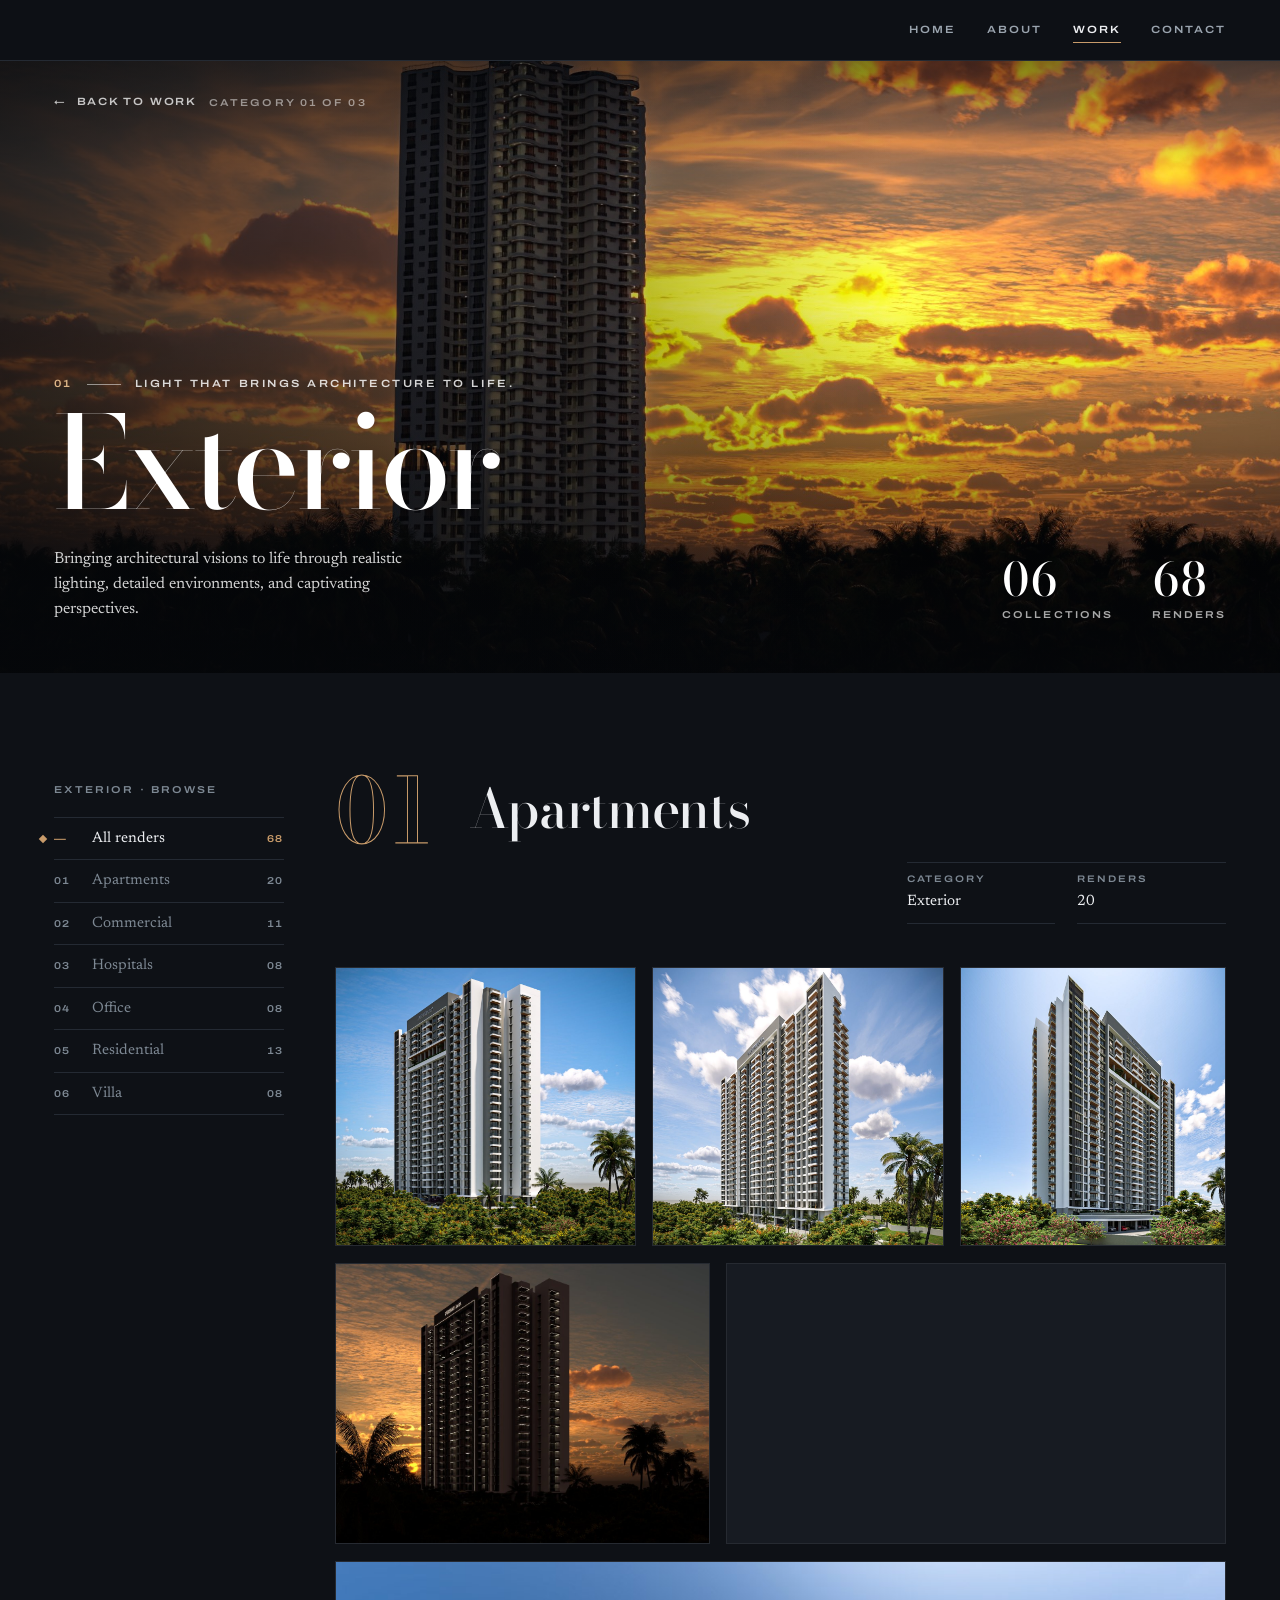
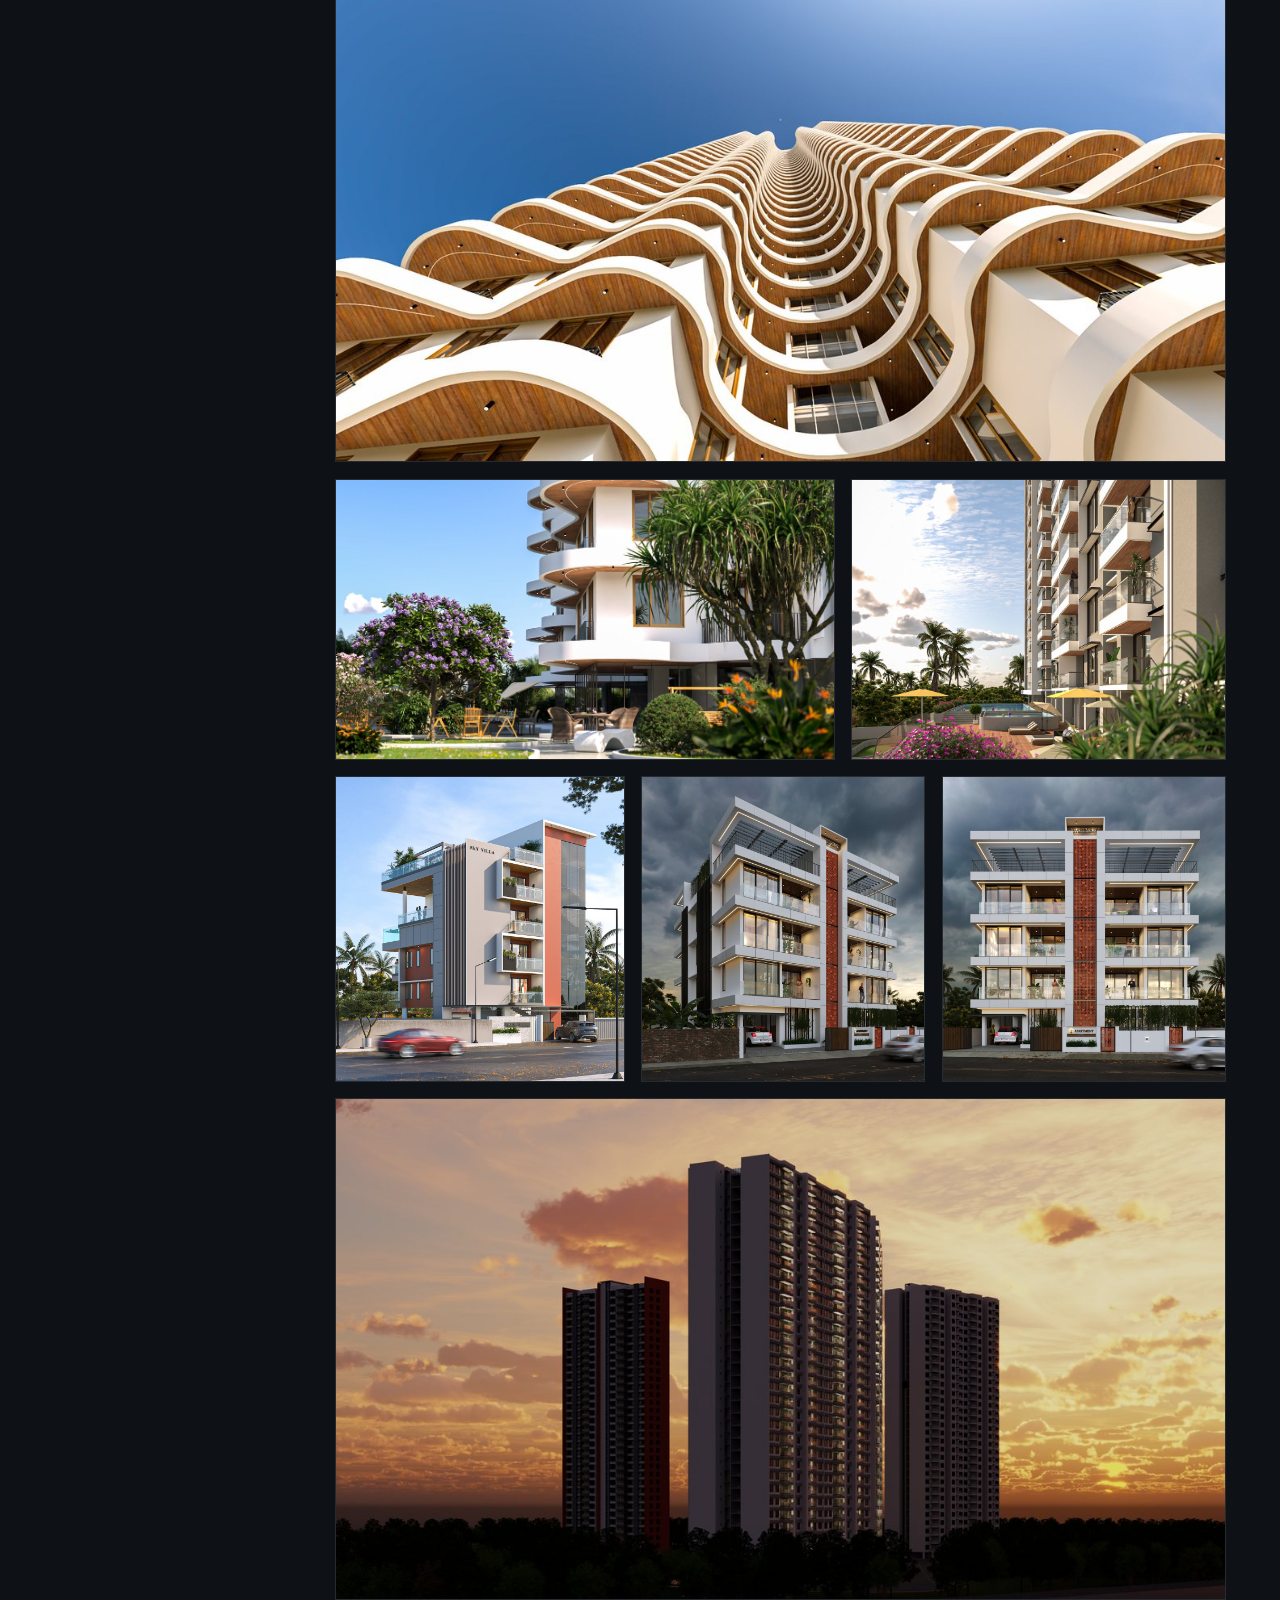
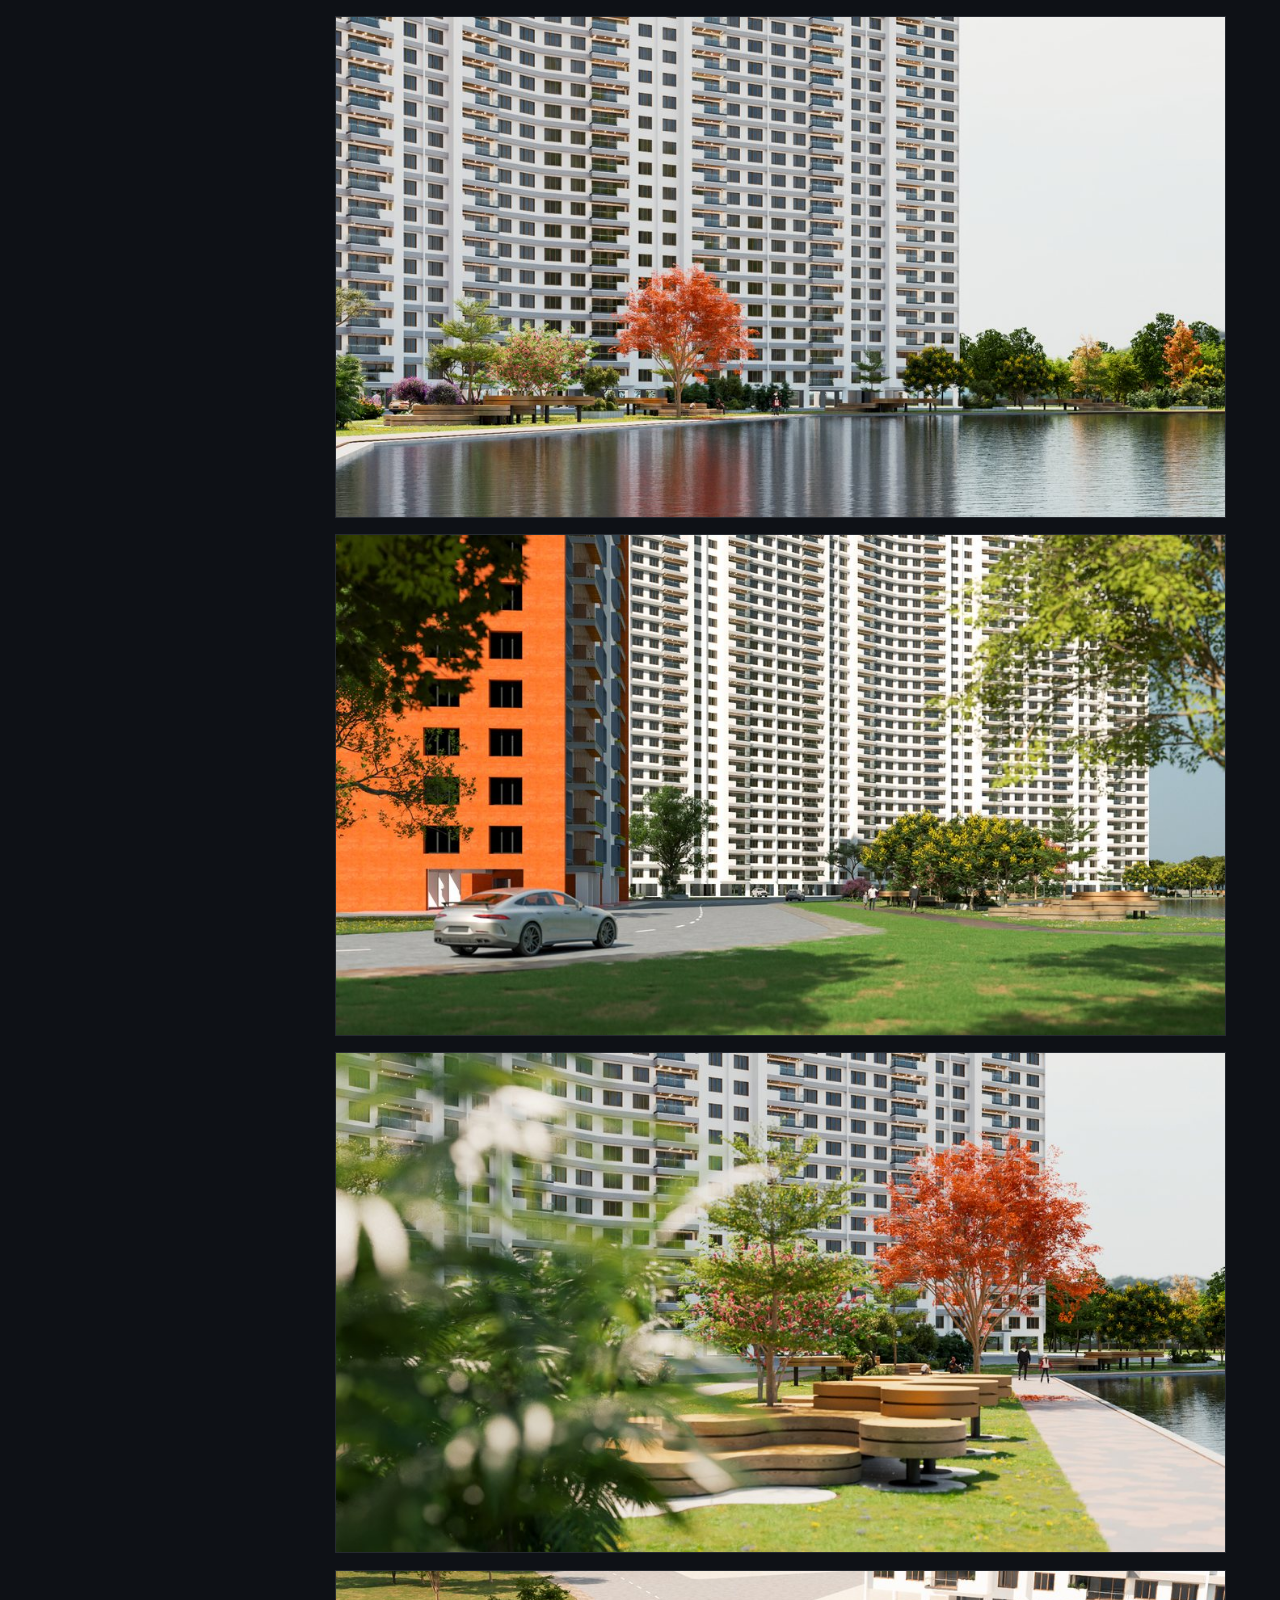
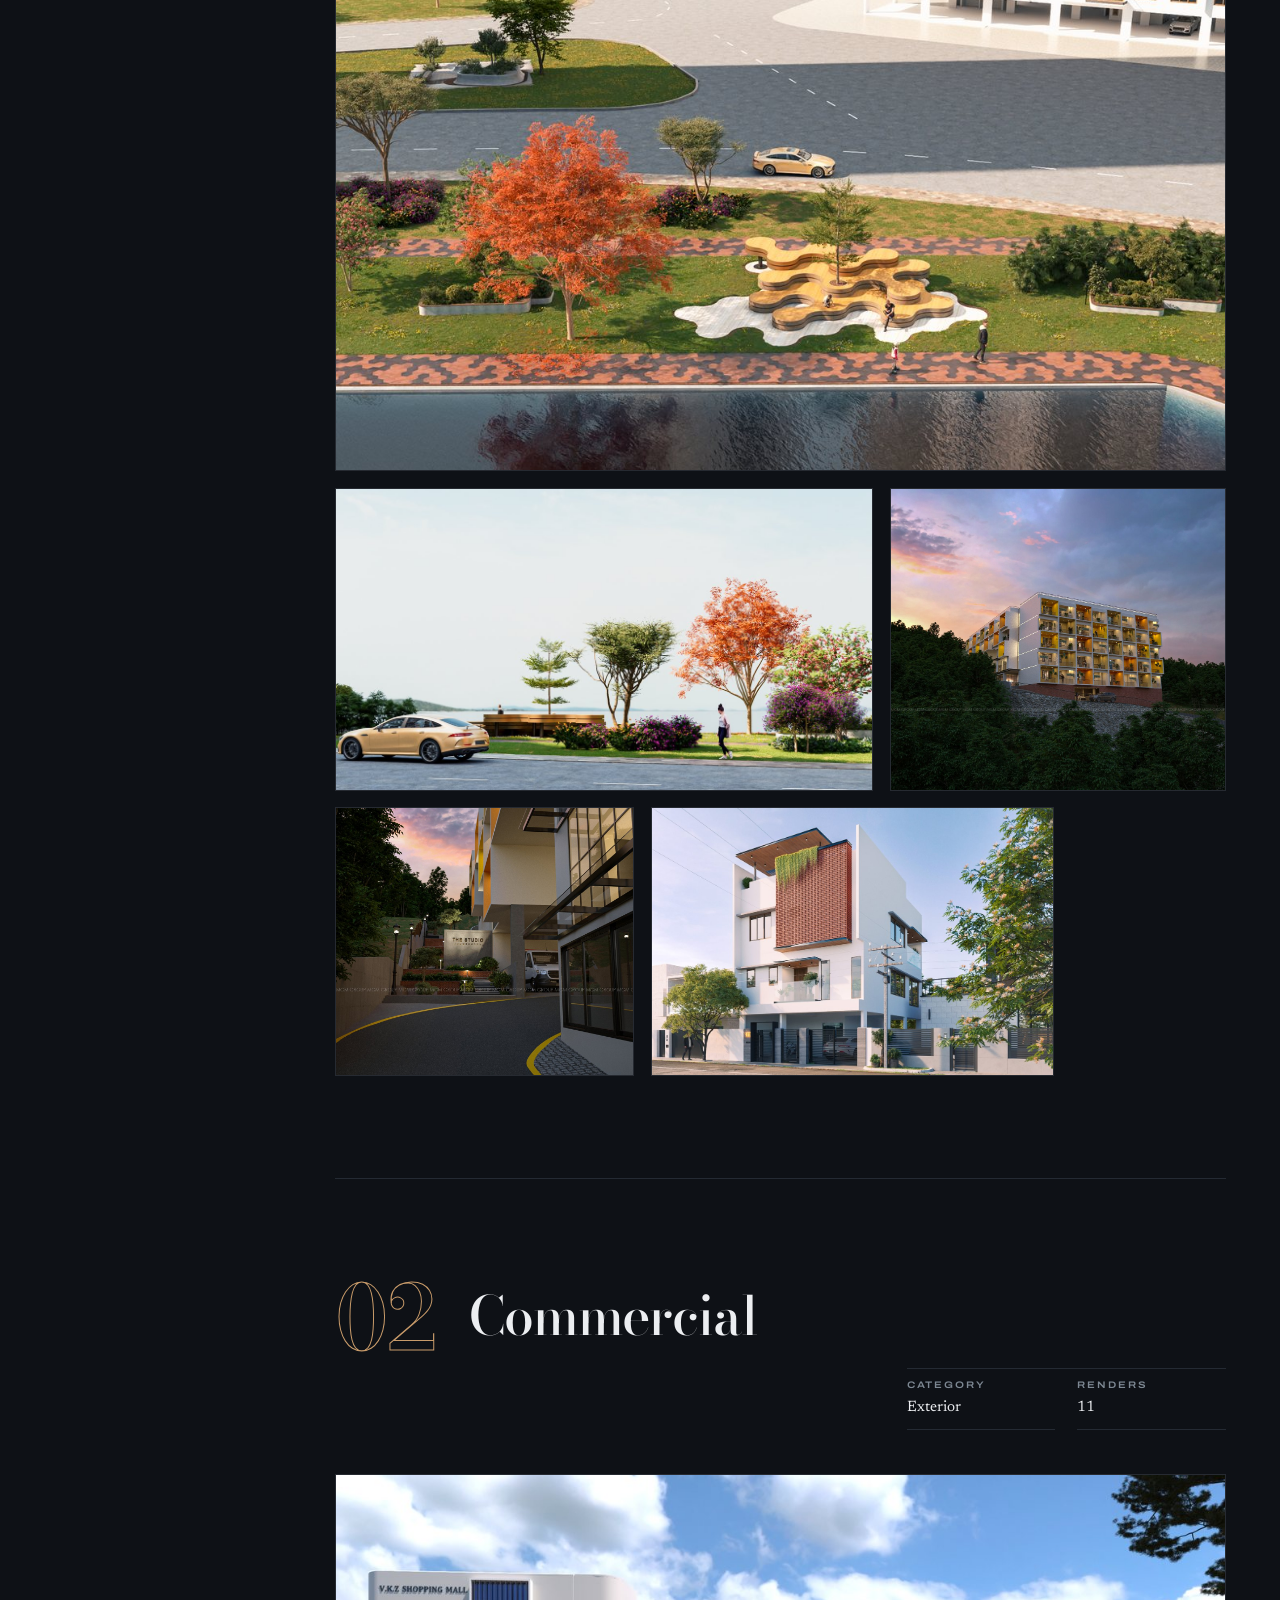
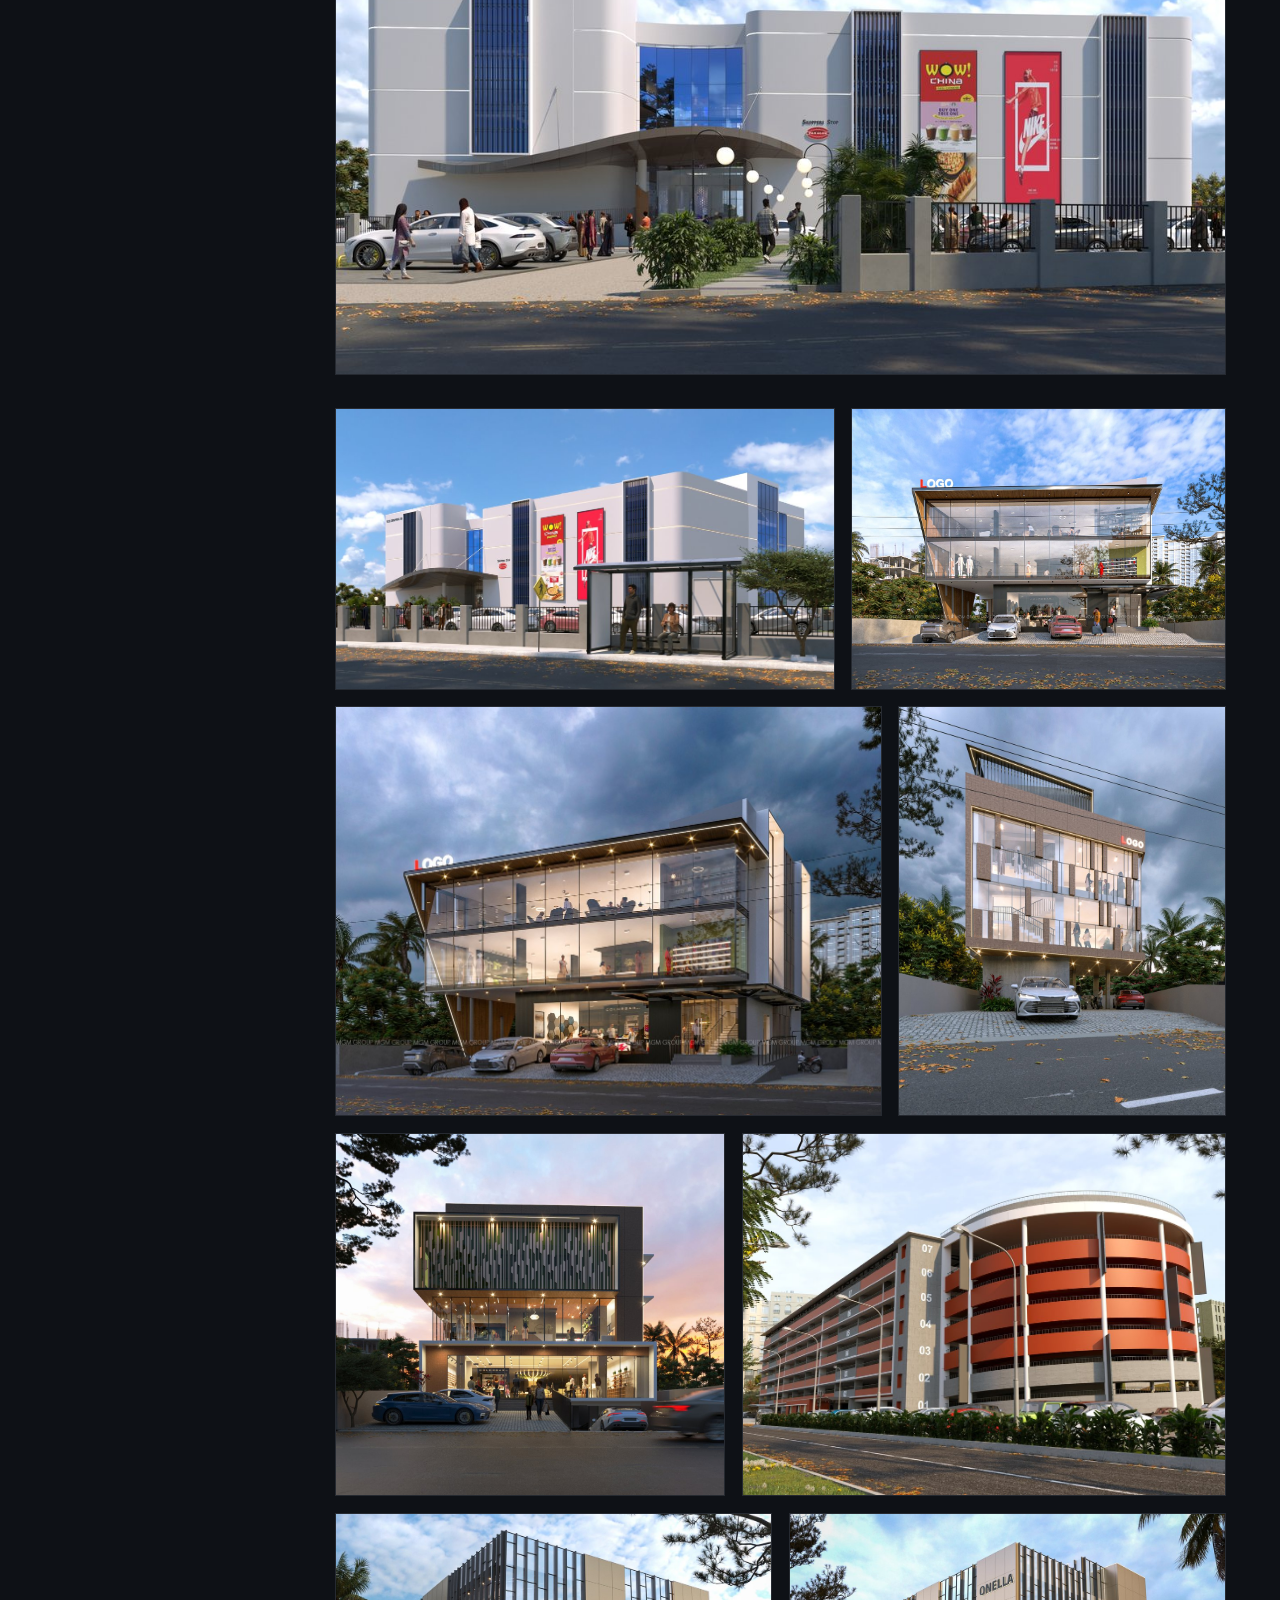
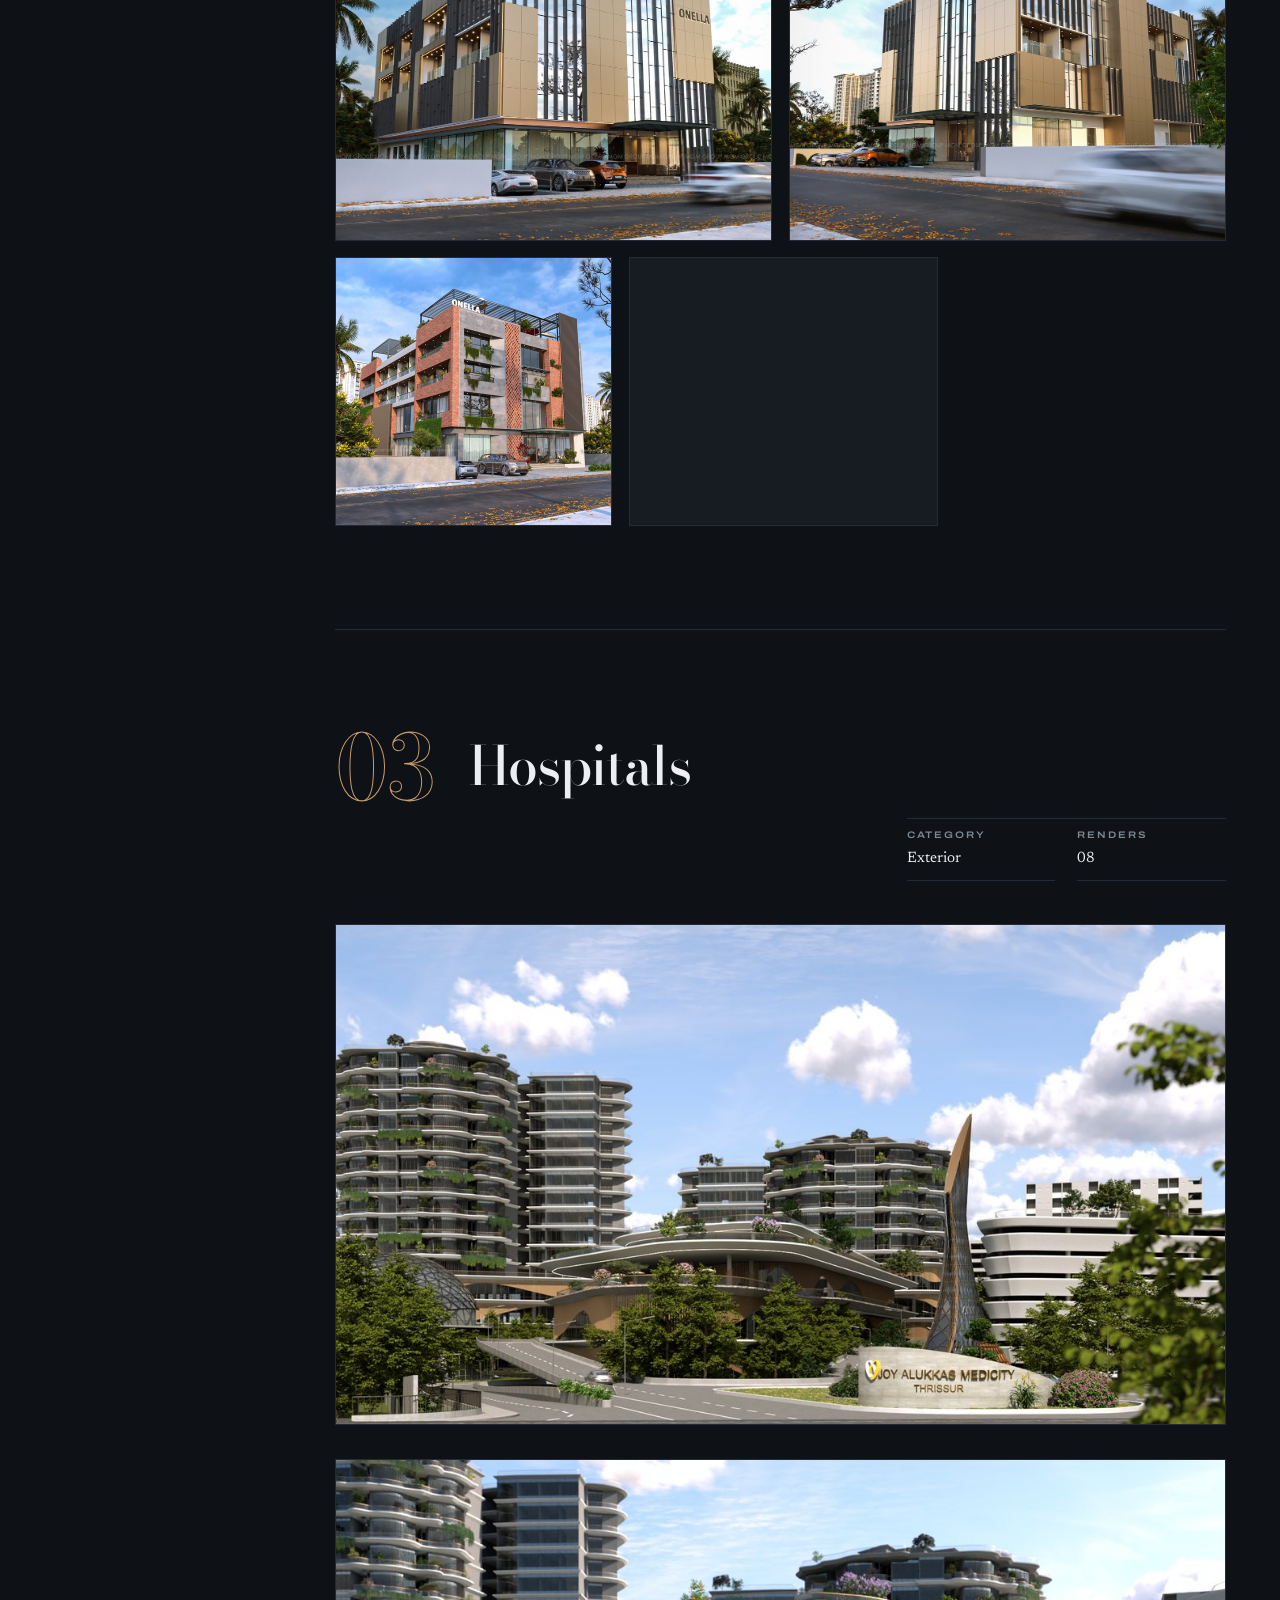
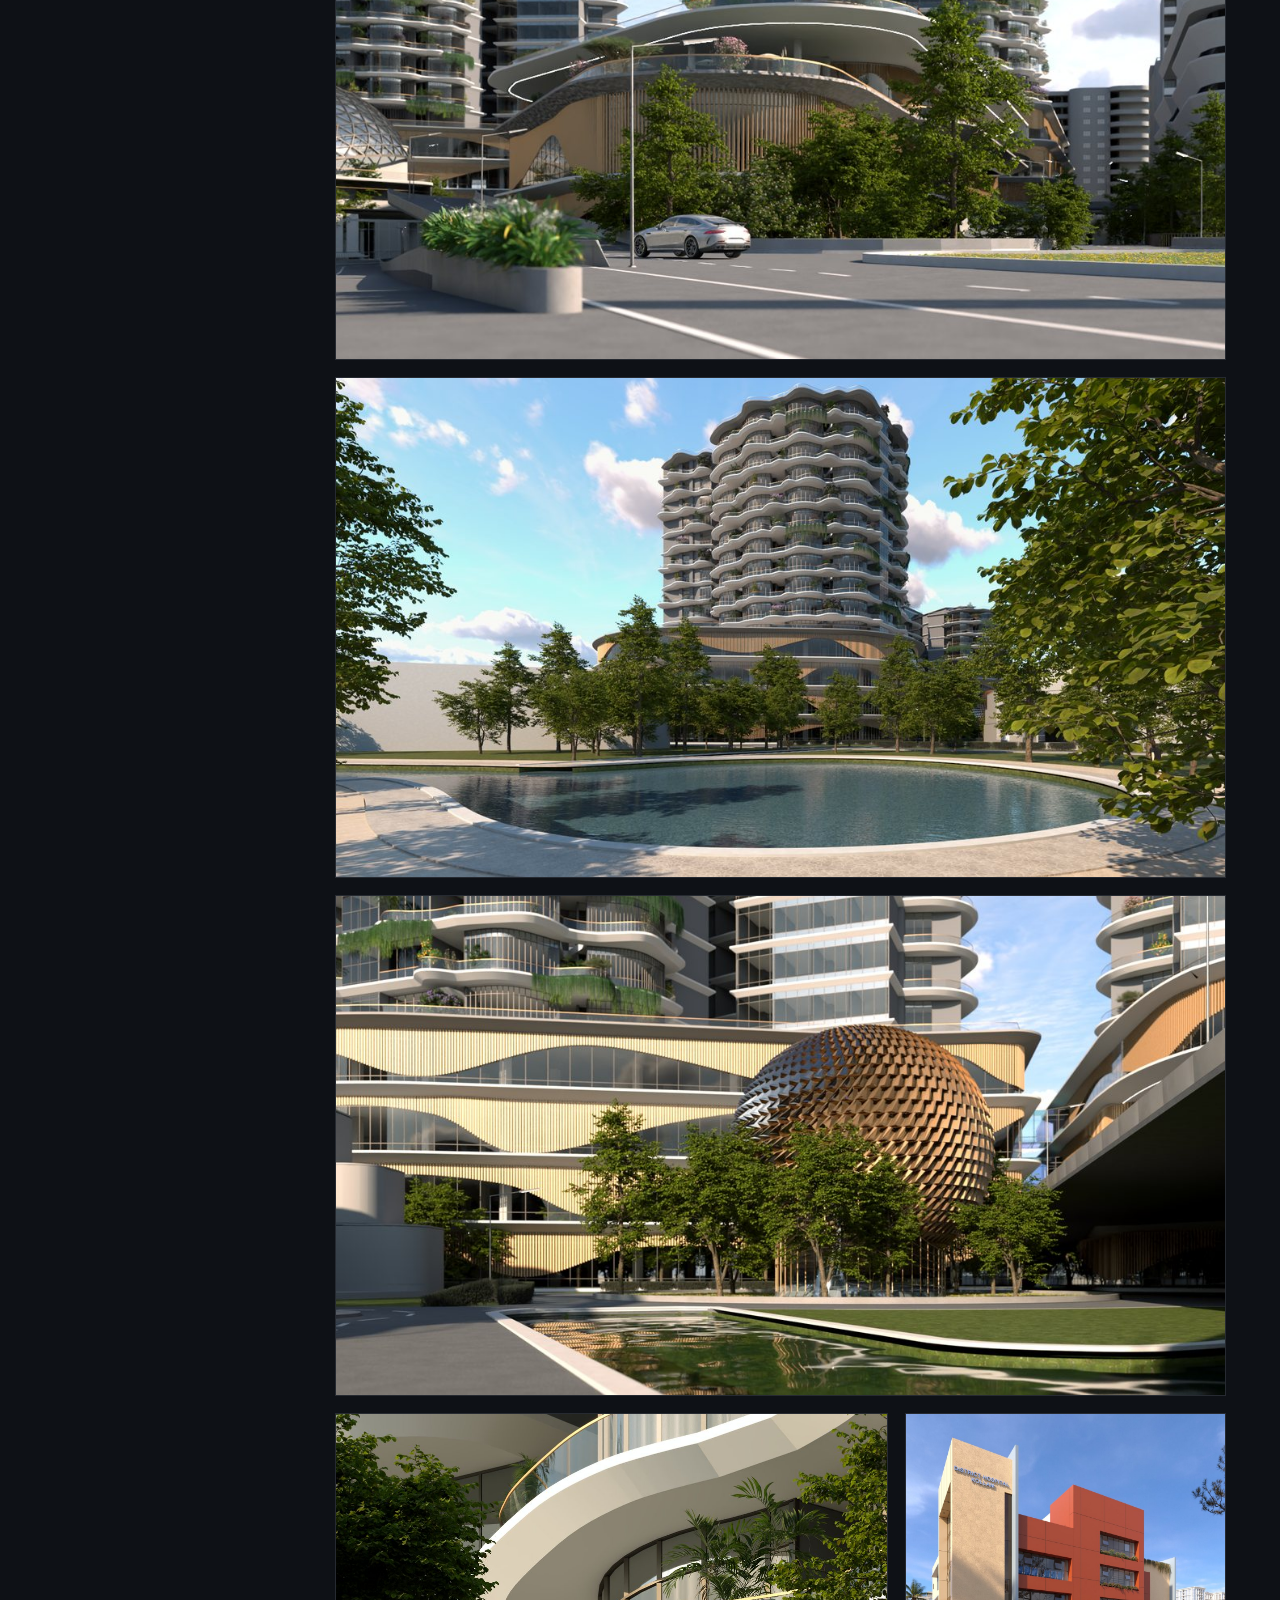
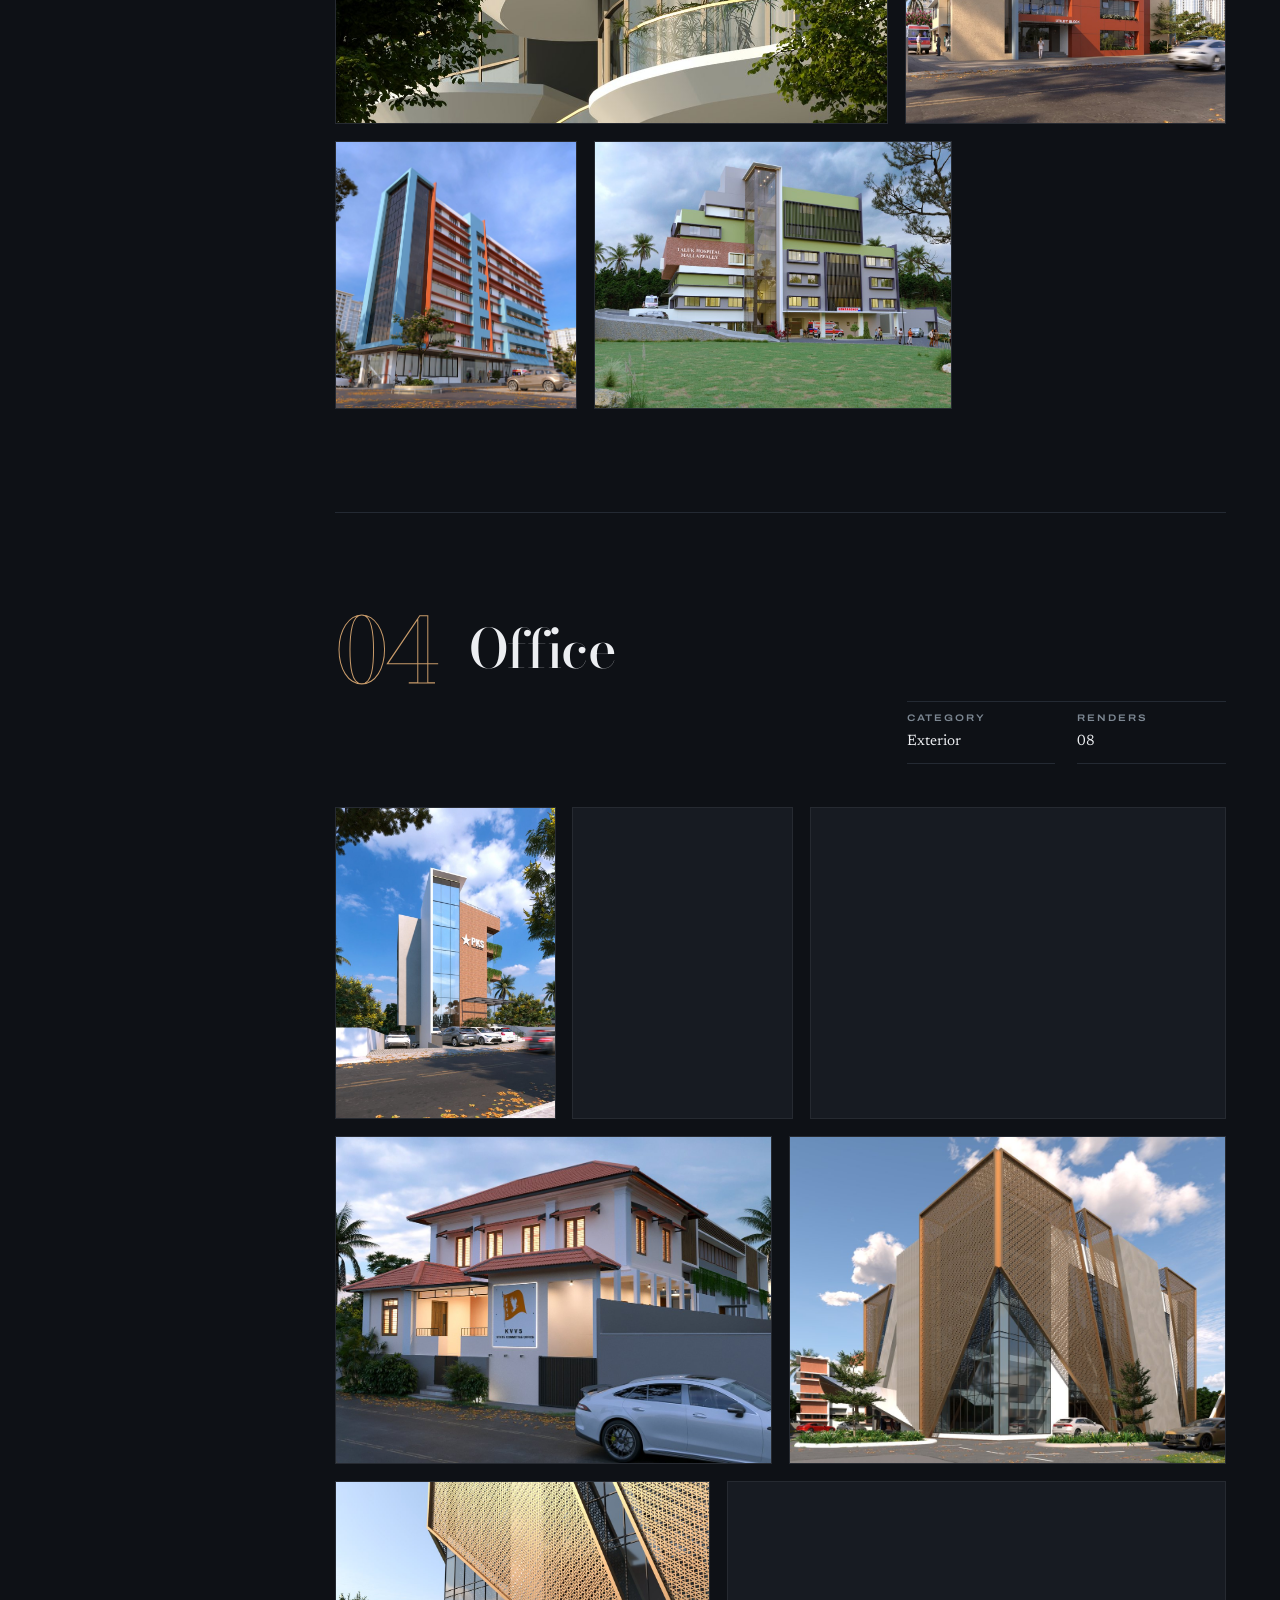
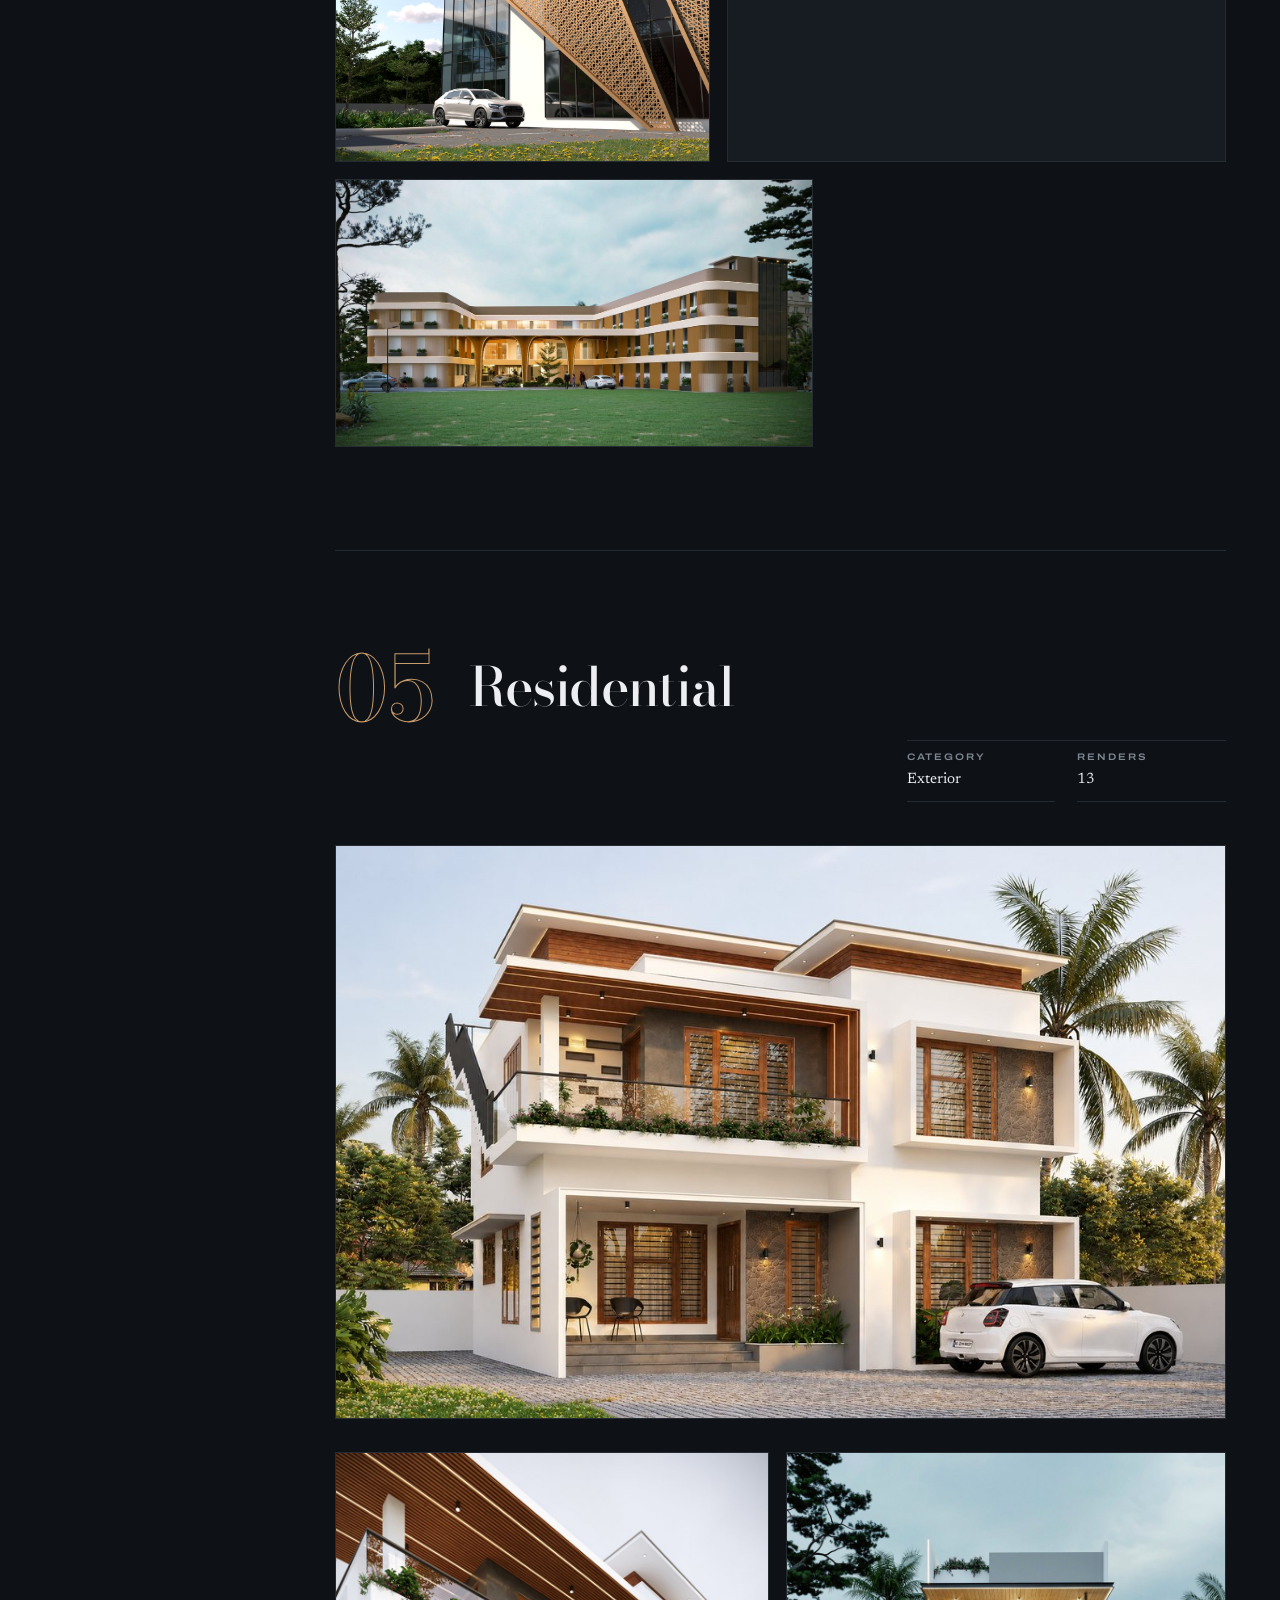
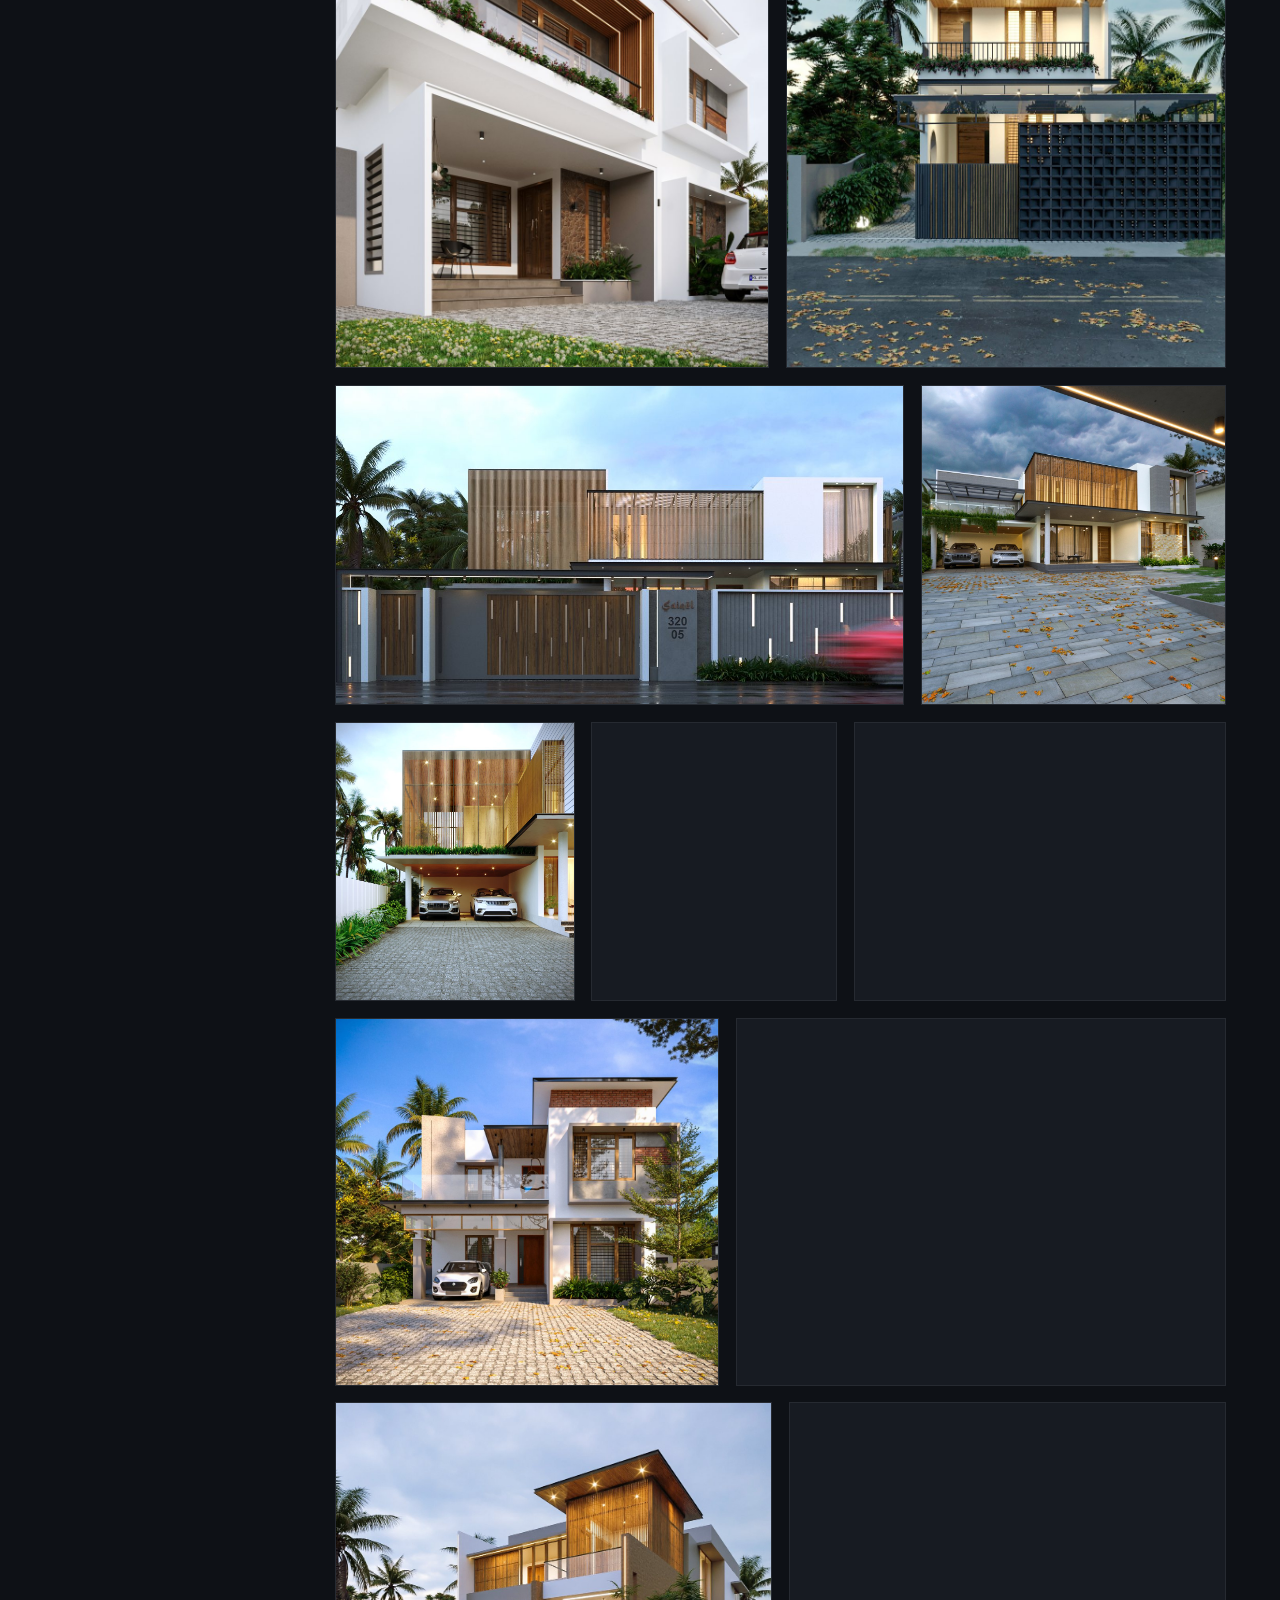
<file: exterior.html>
<!doctype html>
<html lang="en">
<head>
<meta charset="utf-8">
<meta name="viewport" content="width=device-width,initial-scale=1,viewport-fit=cover">
<title>Exterior — Sumesh LR</title>
<meta name="claude:viewport-fit-sides" content="cover">
<meta name="description" content="Sumesh LR — 3D architectural visualization: exteriors, interiors and 360° views.">
<link rel="preconnect" href="https://fonts.googleapis.com">
<link rel="preconnect" href="https://fonts.gstatic.com" crossorigin>
<link rel="stylesheet" href="https://fonts.googleapis.com/css2?family=Archivo:ital,wdth,wght@0,62..125,100..900;1,62..125,100..900&family=Bodoni+Moda:ital,opsz,wght@0,6..96,400..900;1,6..96,400..900&family=Newsreader:ital,opsz,wght@0,6..72,300..500;1,6..72,300..500&display=swap">
<link rel="stylesheet" href="assets/site.css">
</head>
<body data-page="exterior">
<main id="app"></main>
<script src="assets/data.js"></script>
<script src="assets/cricket.js"></script>
<script src="assets/site.js"></script>
</body>
</html>
</file>
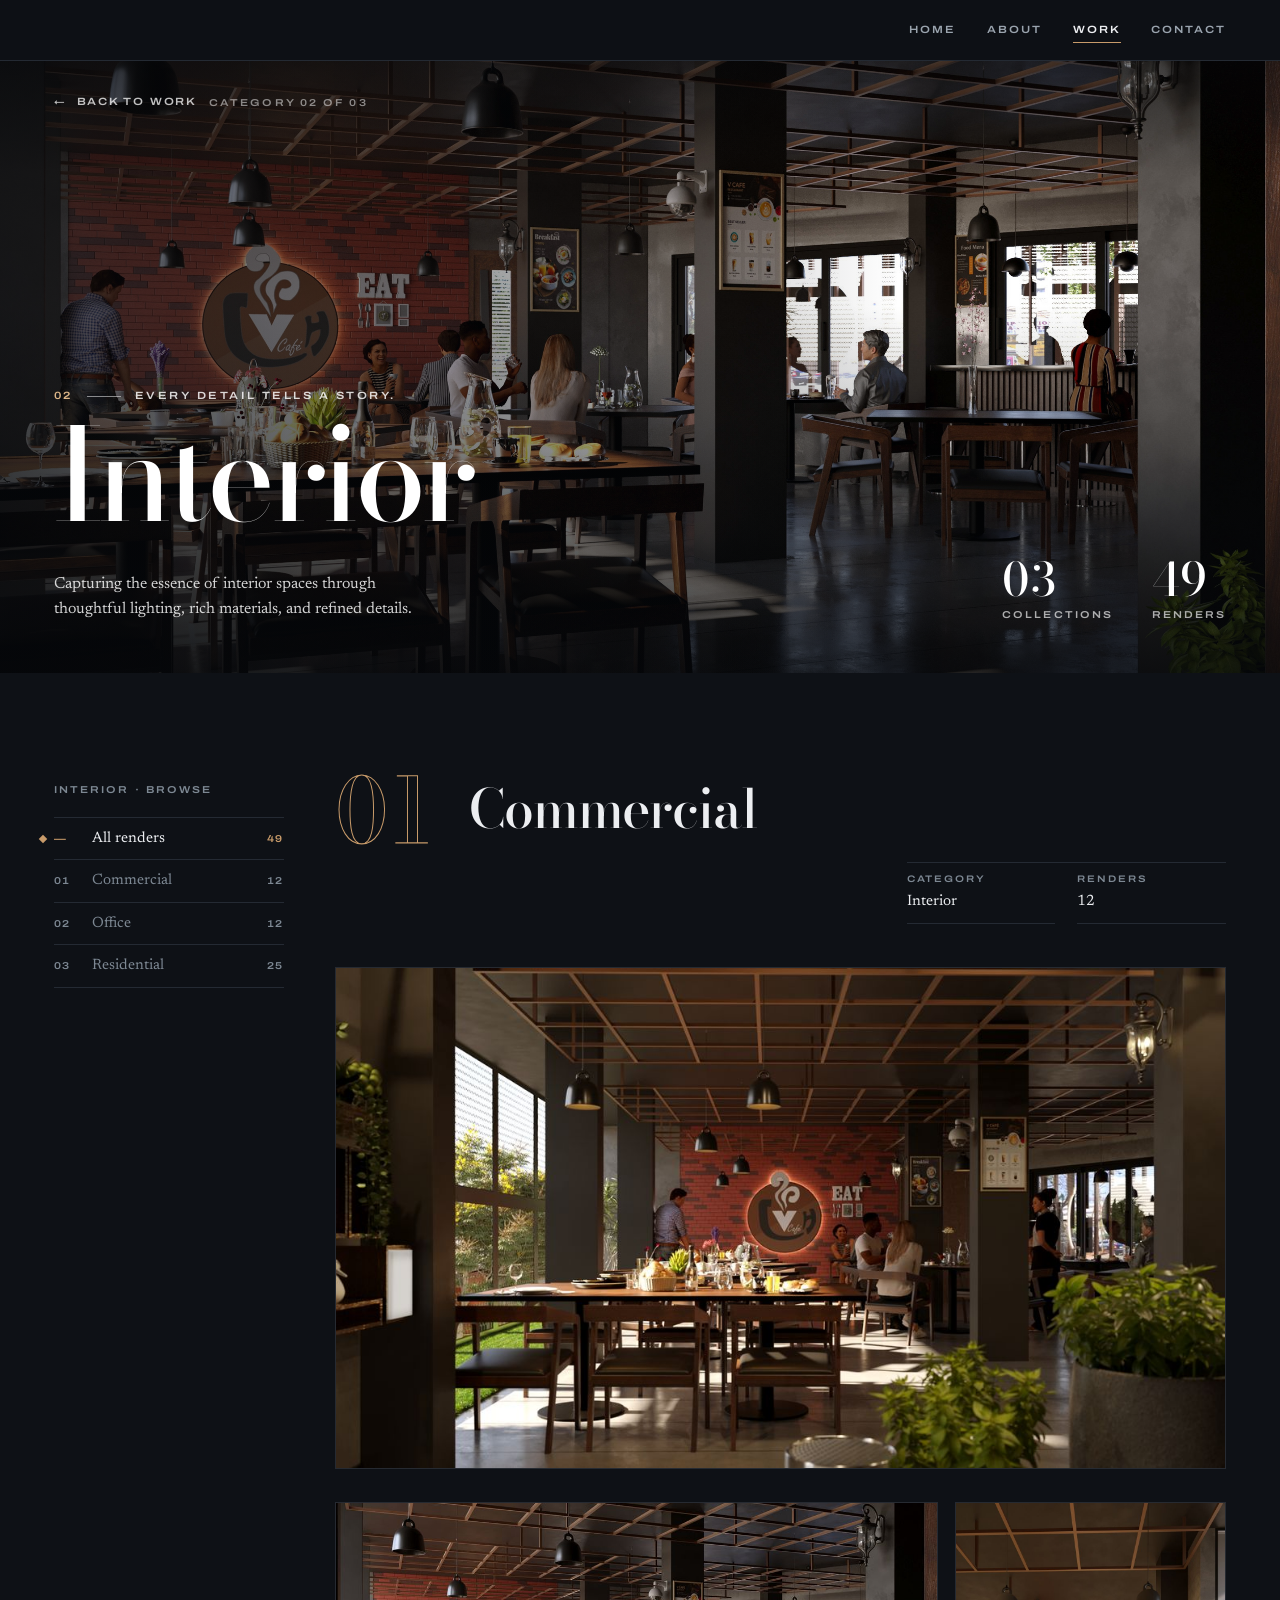
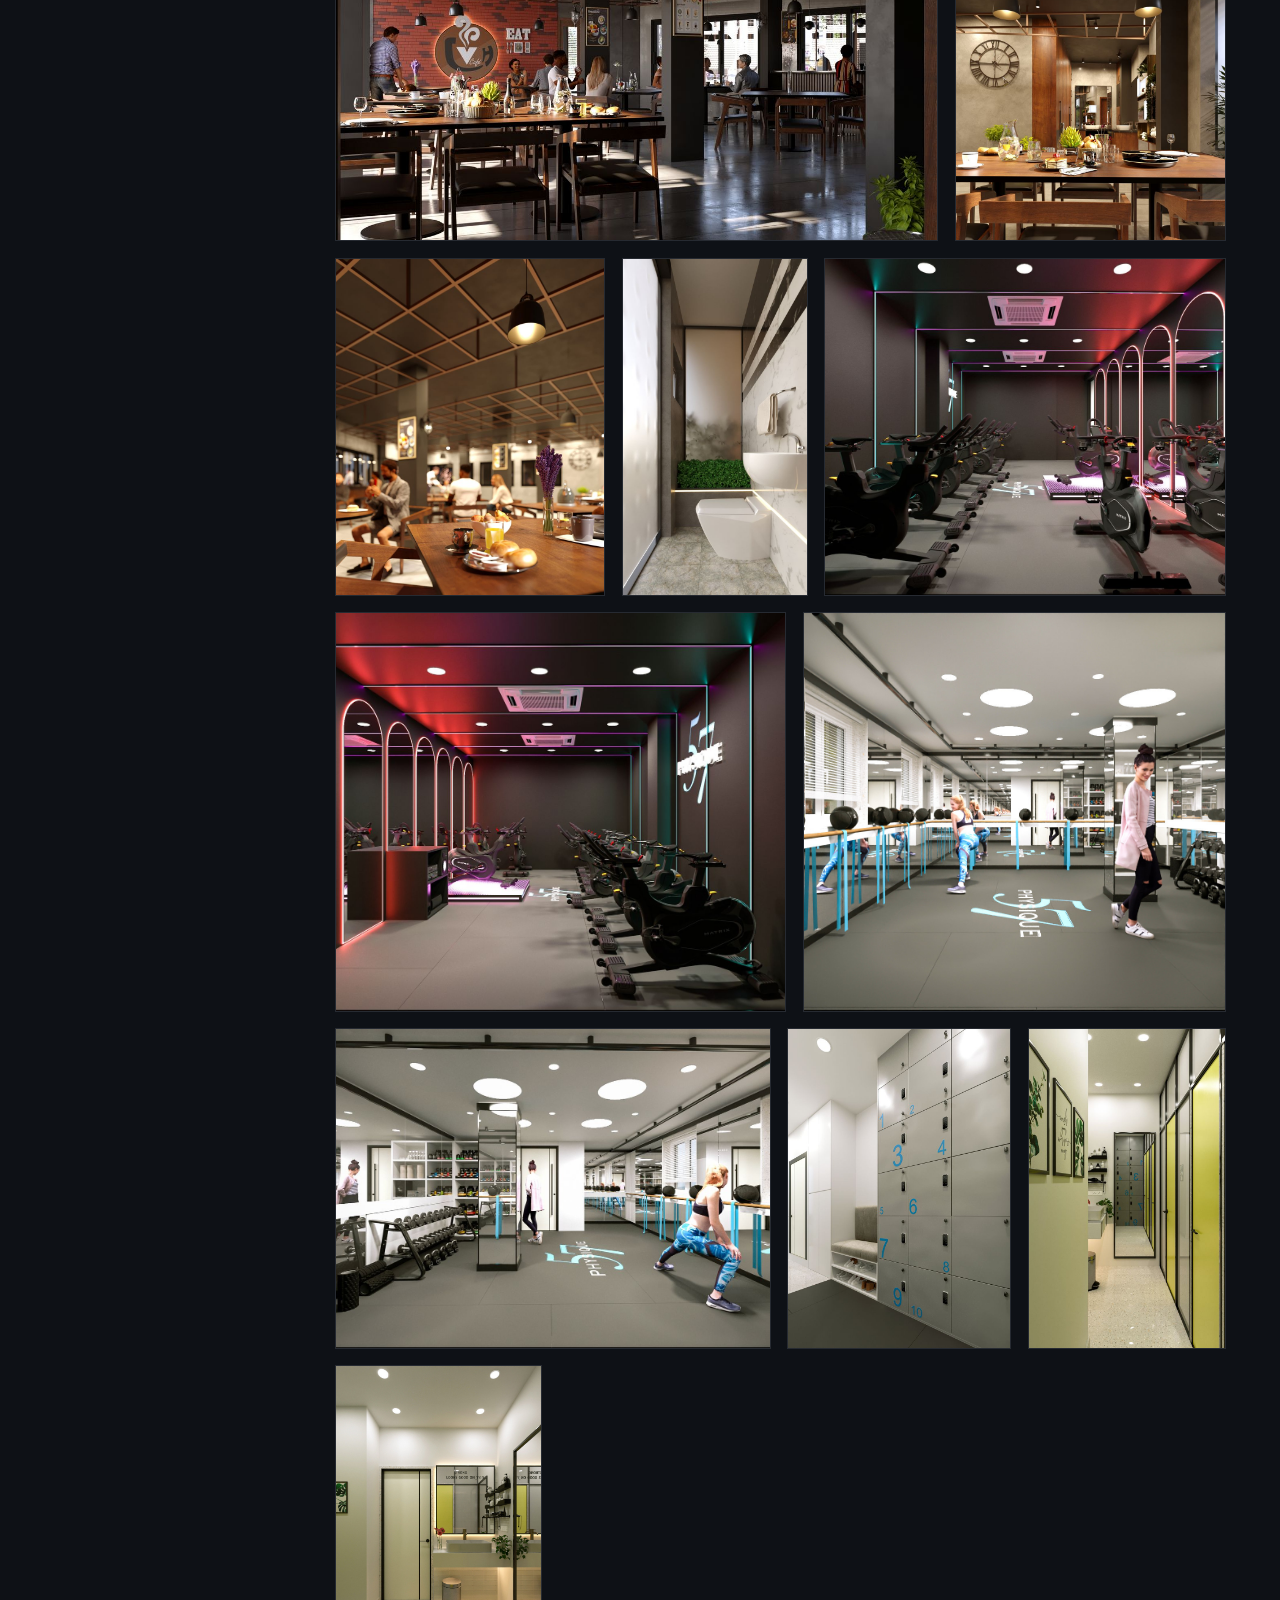
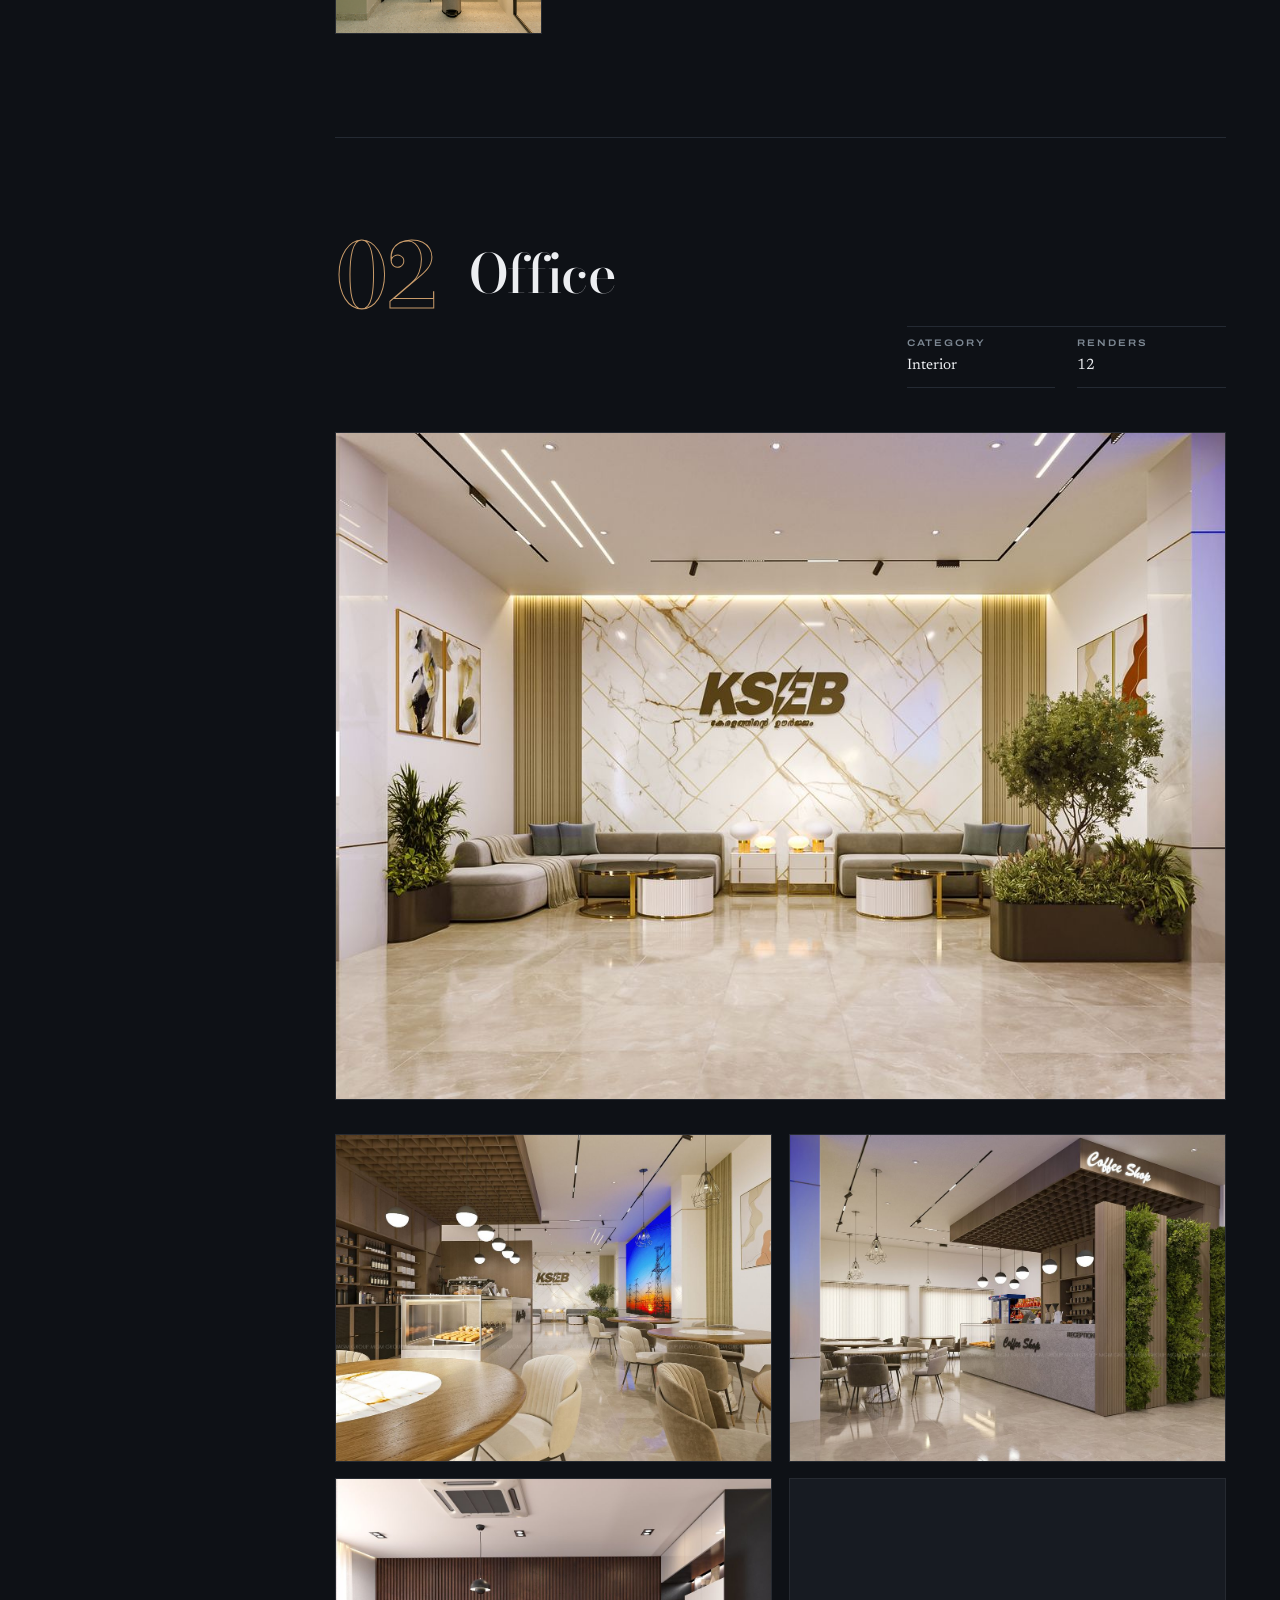
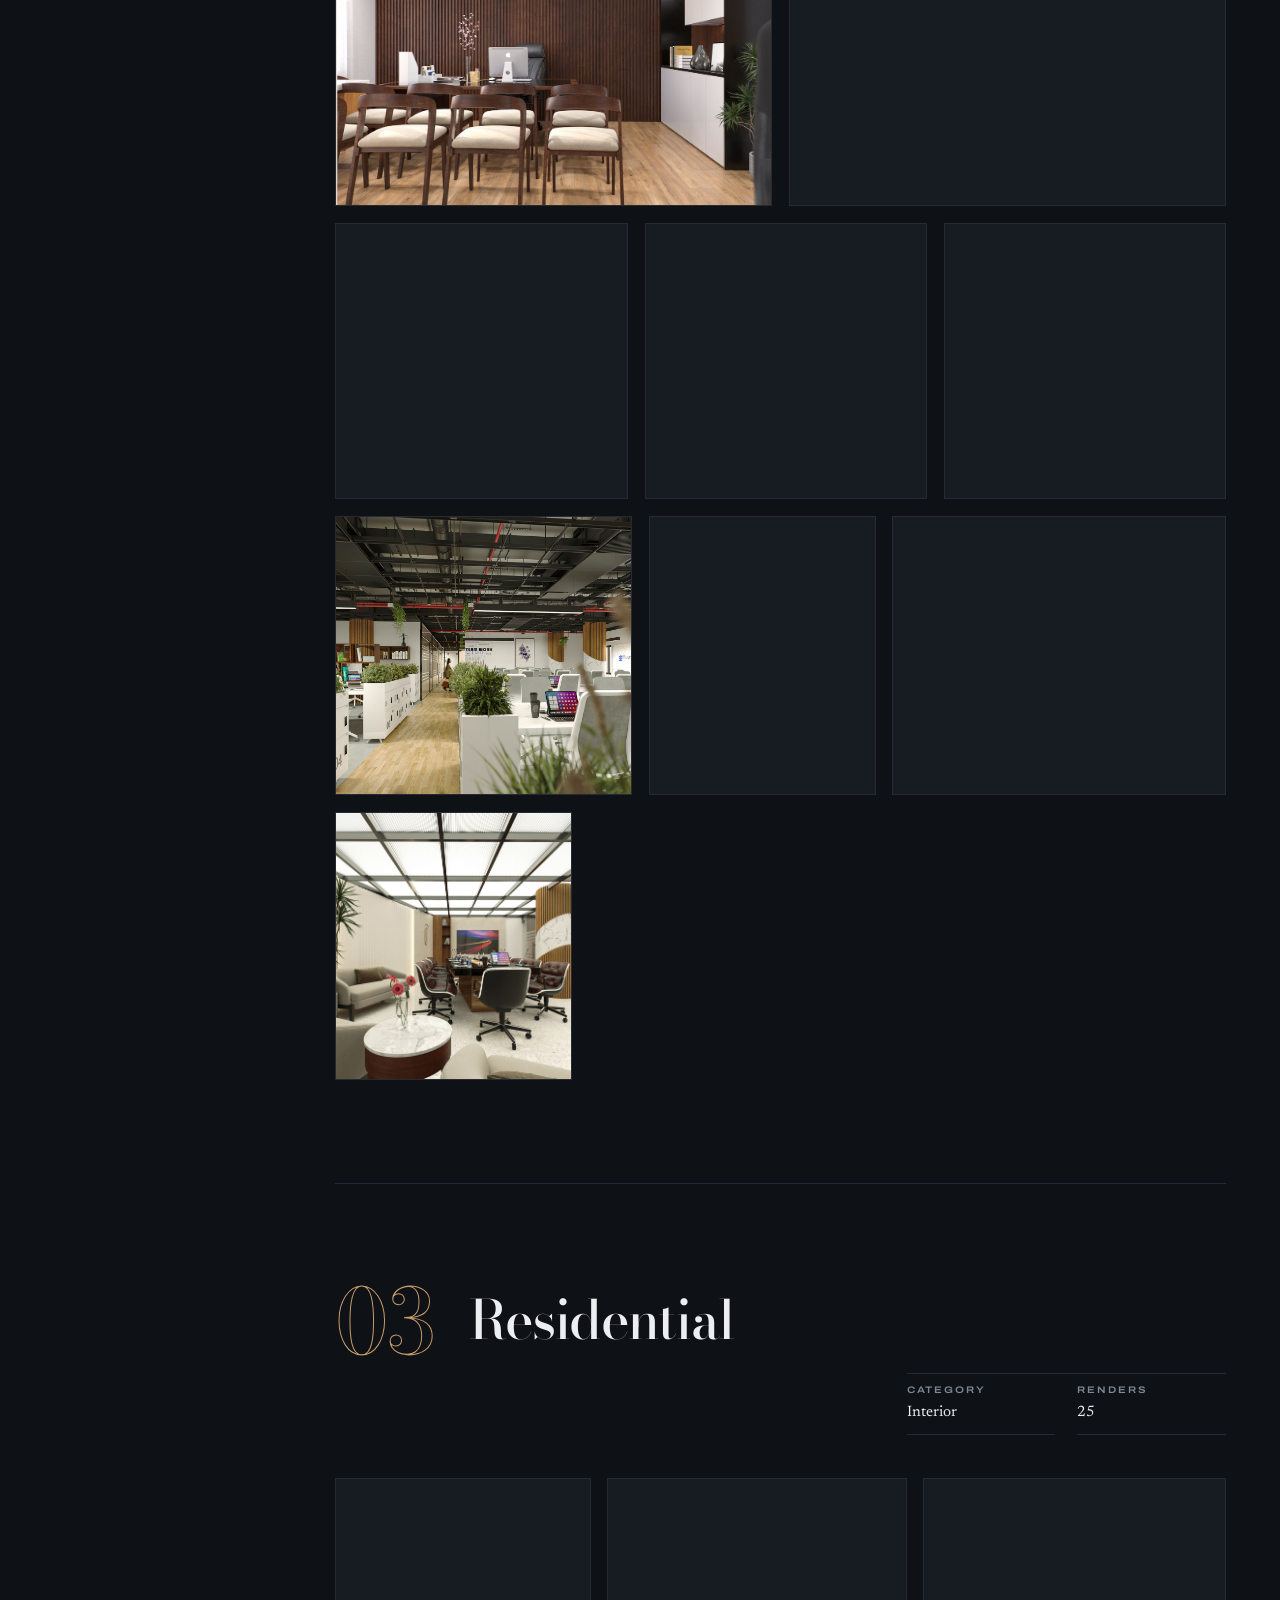
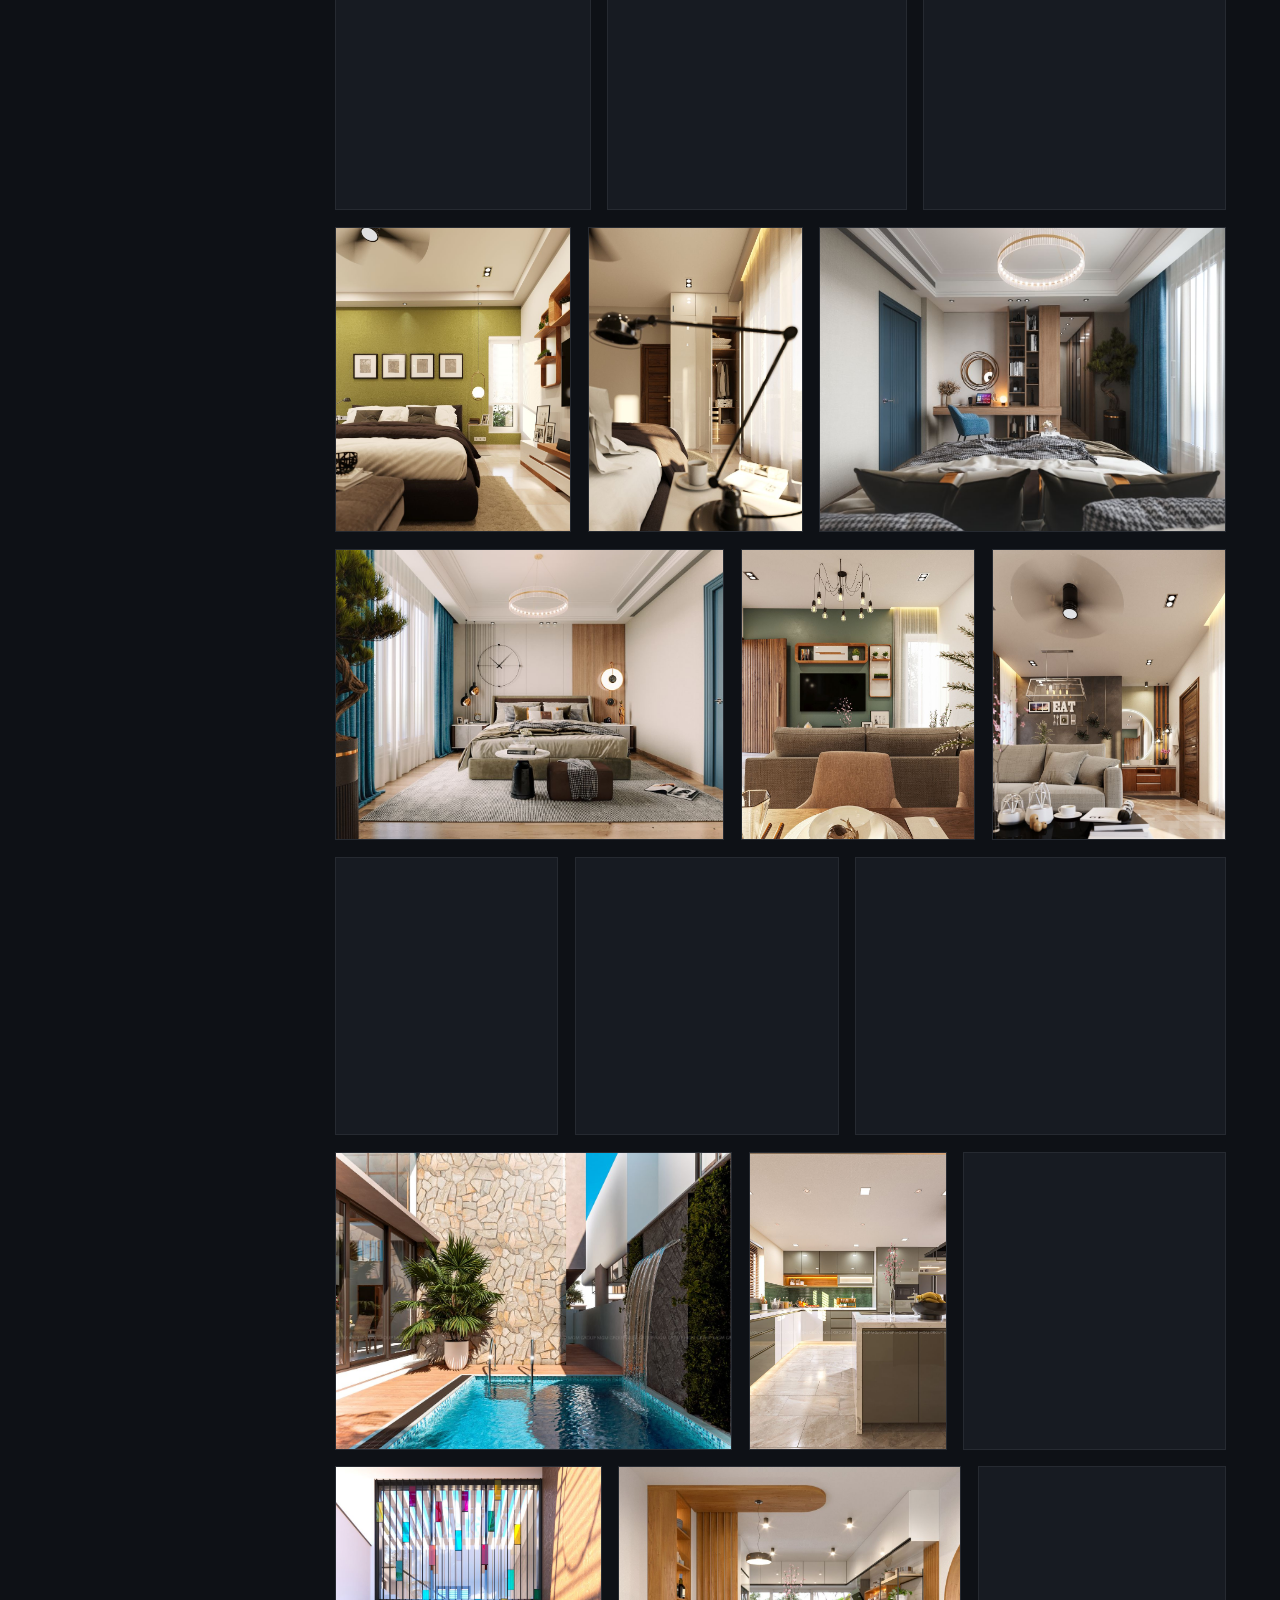
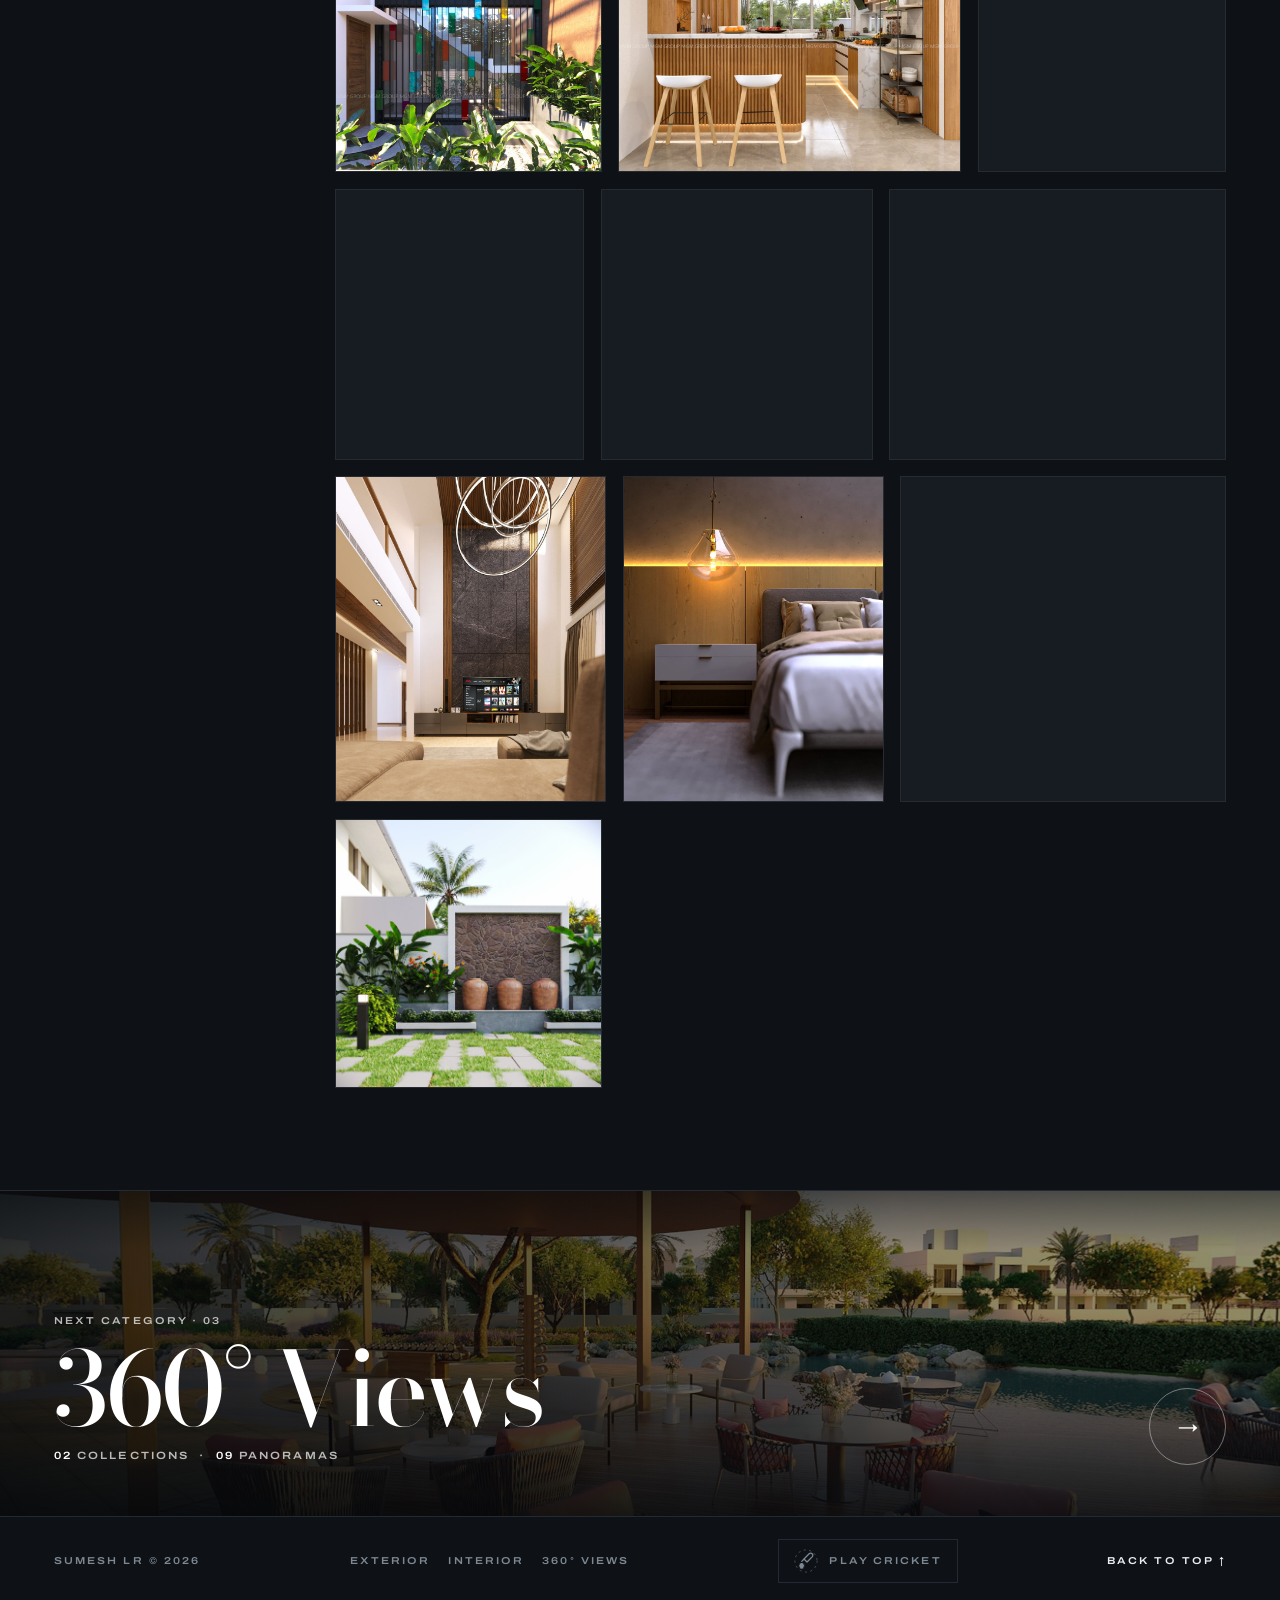
<file: interior.html>
<!doctype html>
<html lang="en">
<head>
<meta charset="utf-8">
<meta name="viewport" content="width=device-width,initial-scale=1,viewport-fit=cover">
<title>Interior — Sumesh LR</title>
<meta name="claude:viewport-fit-sides" content="cover">
<meta name="description" content="Sumesh LR — 3D architectural visualization: exteriors, interiors and 360° views.">
<link rel="preconnect" href="https://fonts.googleapis.com">
<link rel="preconnect" href="https://fonts.gstatic.com" crossorigin>
<link rel="stylesheet" href="https://fonts.googleapis.com/css2?family=Archivo:ital,wdth,wght@0,62..125,100..900;1,62..125,100..900&family=Bodoni+Moda:ital,opsz,wght@0,6..96,400..900;1,6..96,400..900&family=Newsreader:ital,opsz,wght@0,6..72,300..500;1,6..72,300..500&display=swap">
<link rel="stylesheet" href="assets/site.css">
</head>
<body data-page="interior">
<main id="app"></main>
<script src="assets/data.js"></script>
<script src="assets/cricket.js"></script>
<script src="assets/site.js"></script>
</body>
</html>
</file>
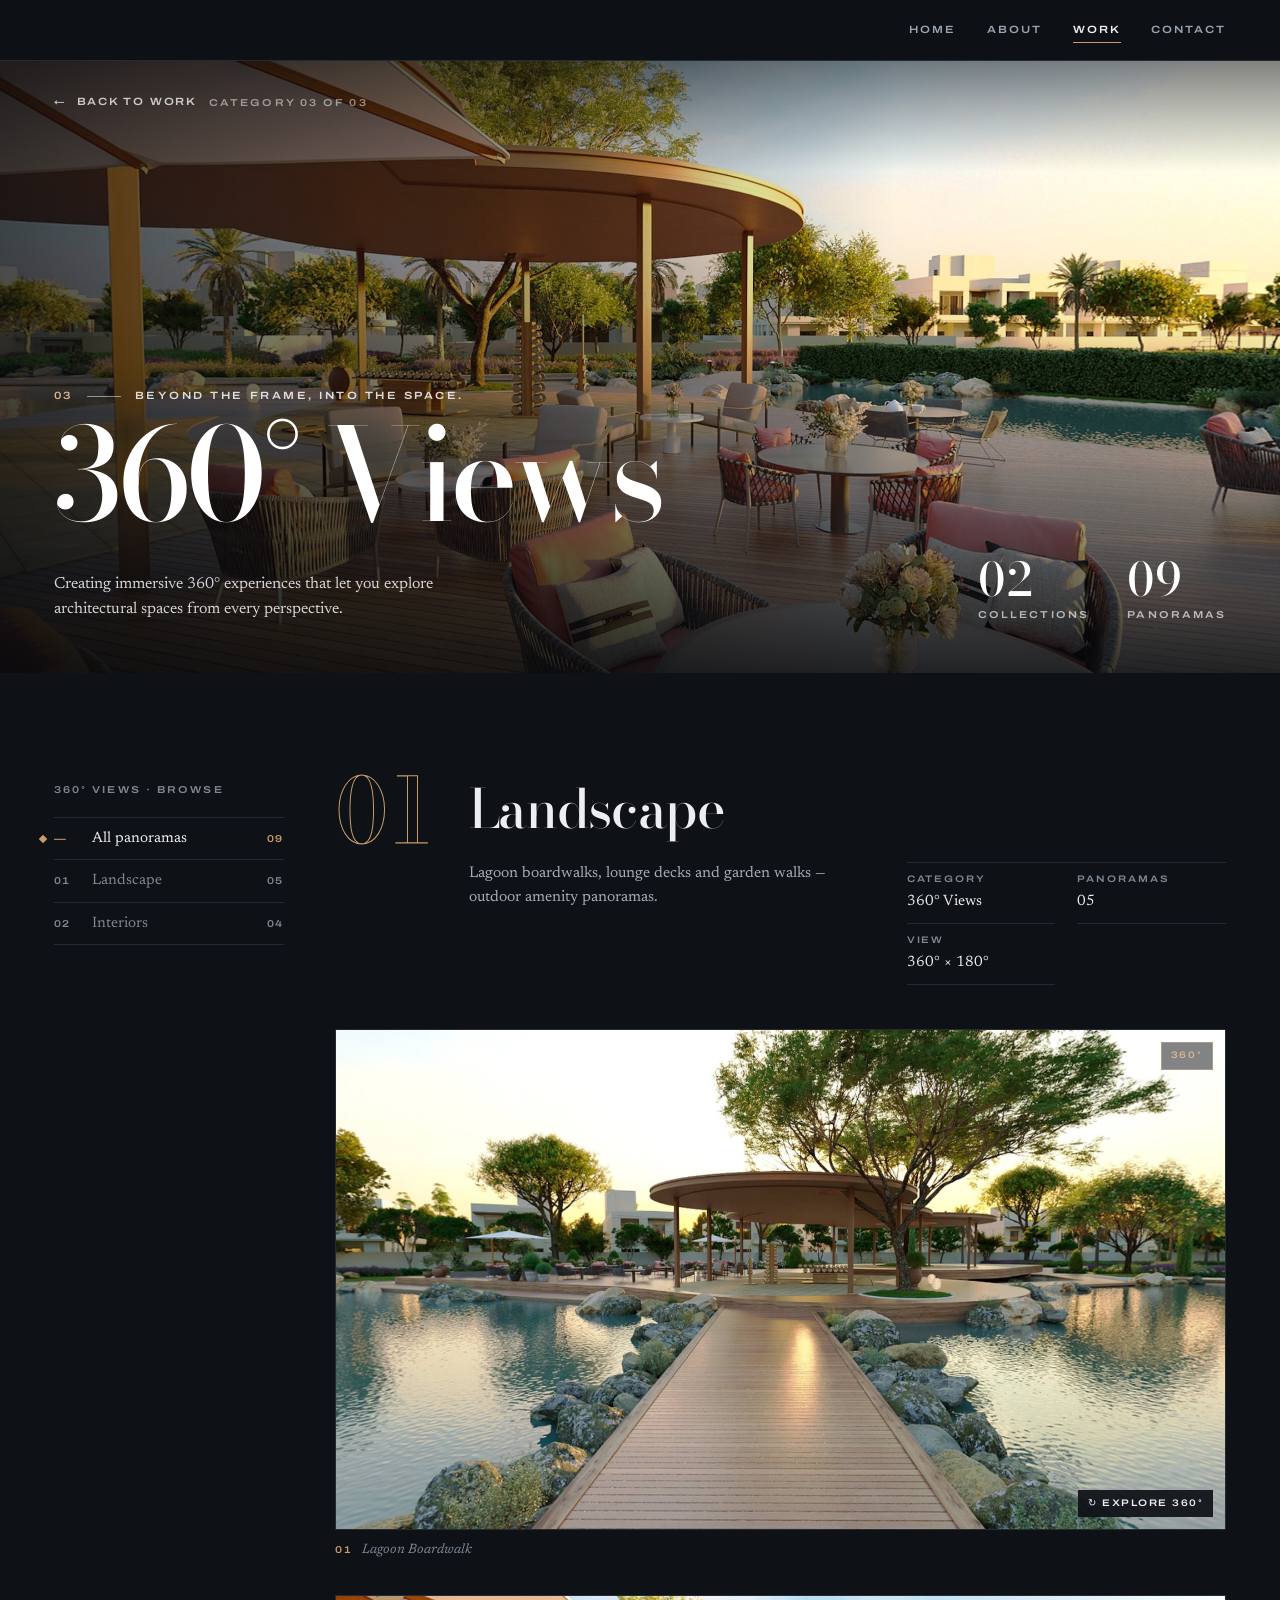
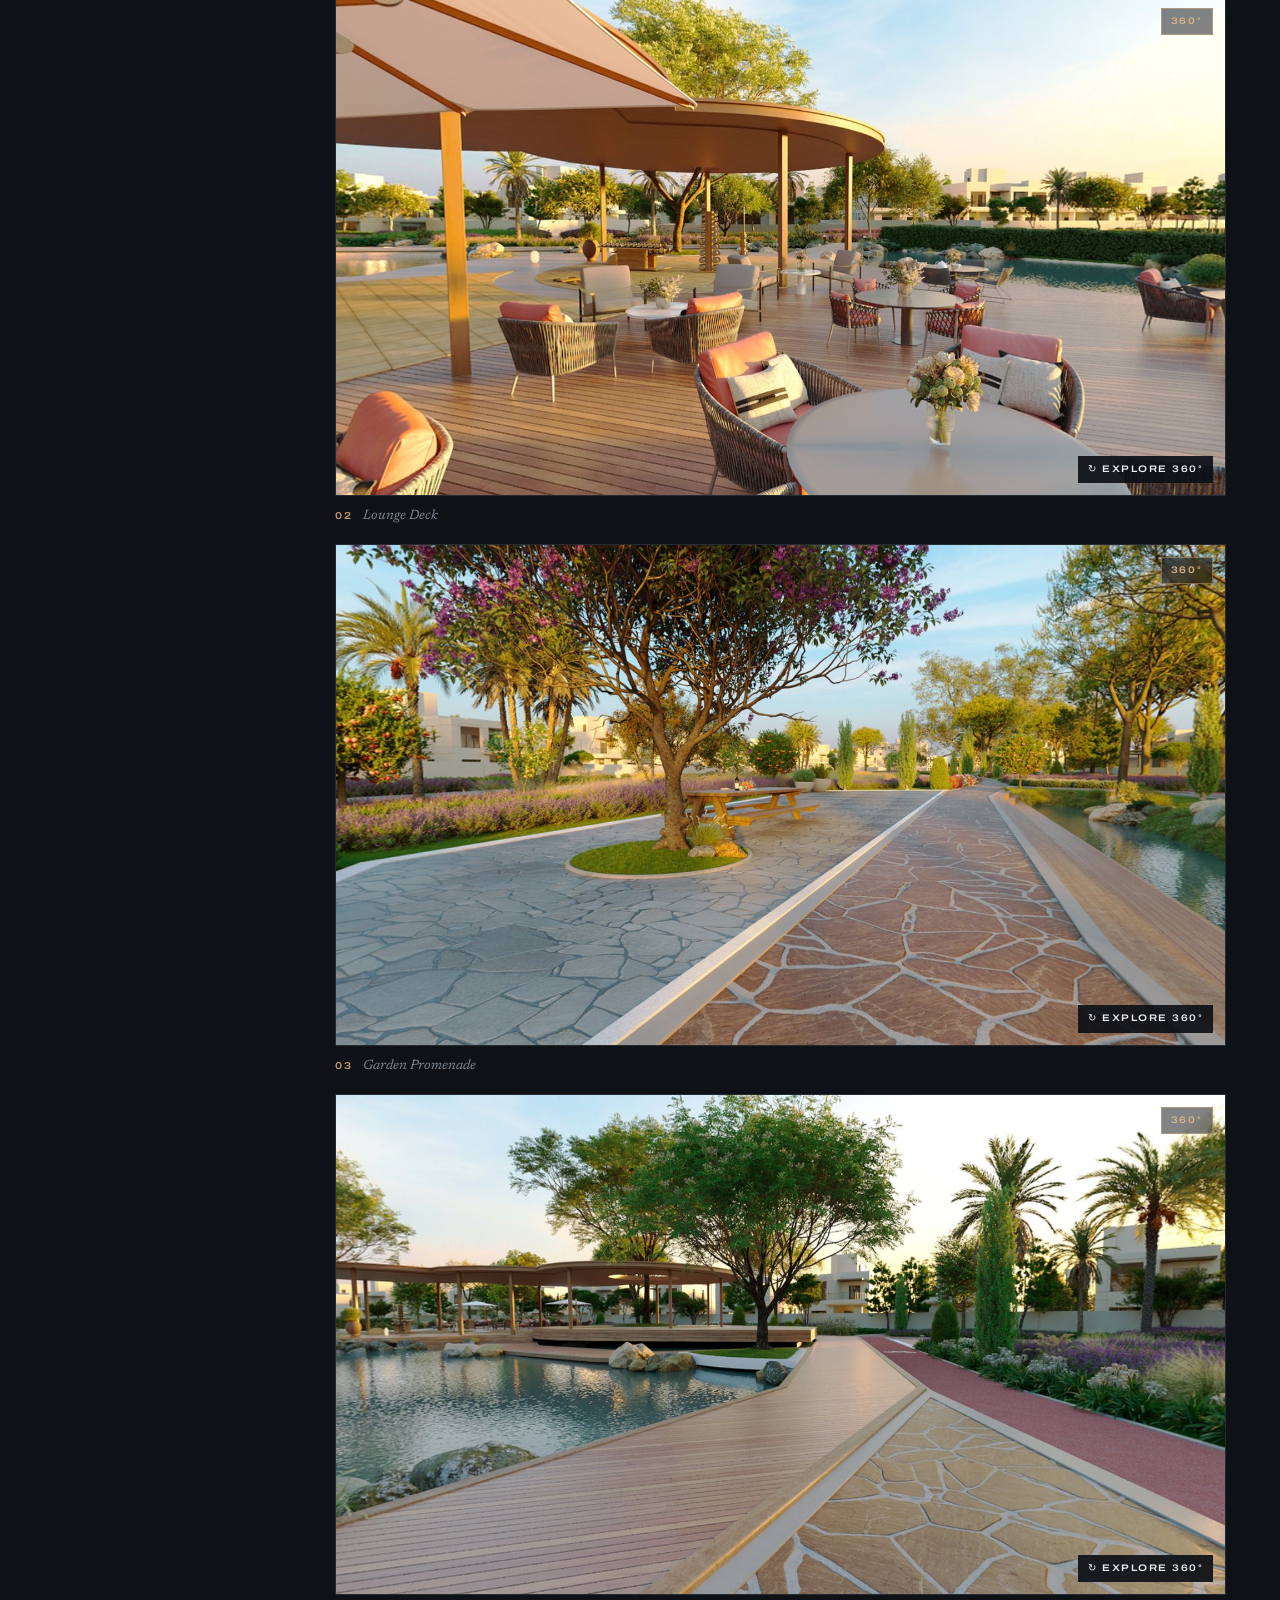
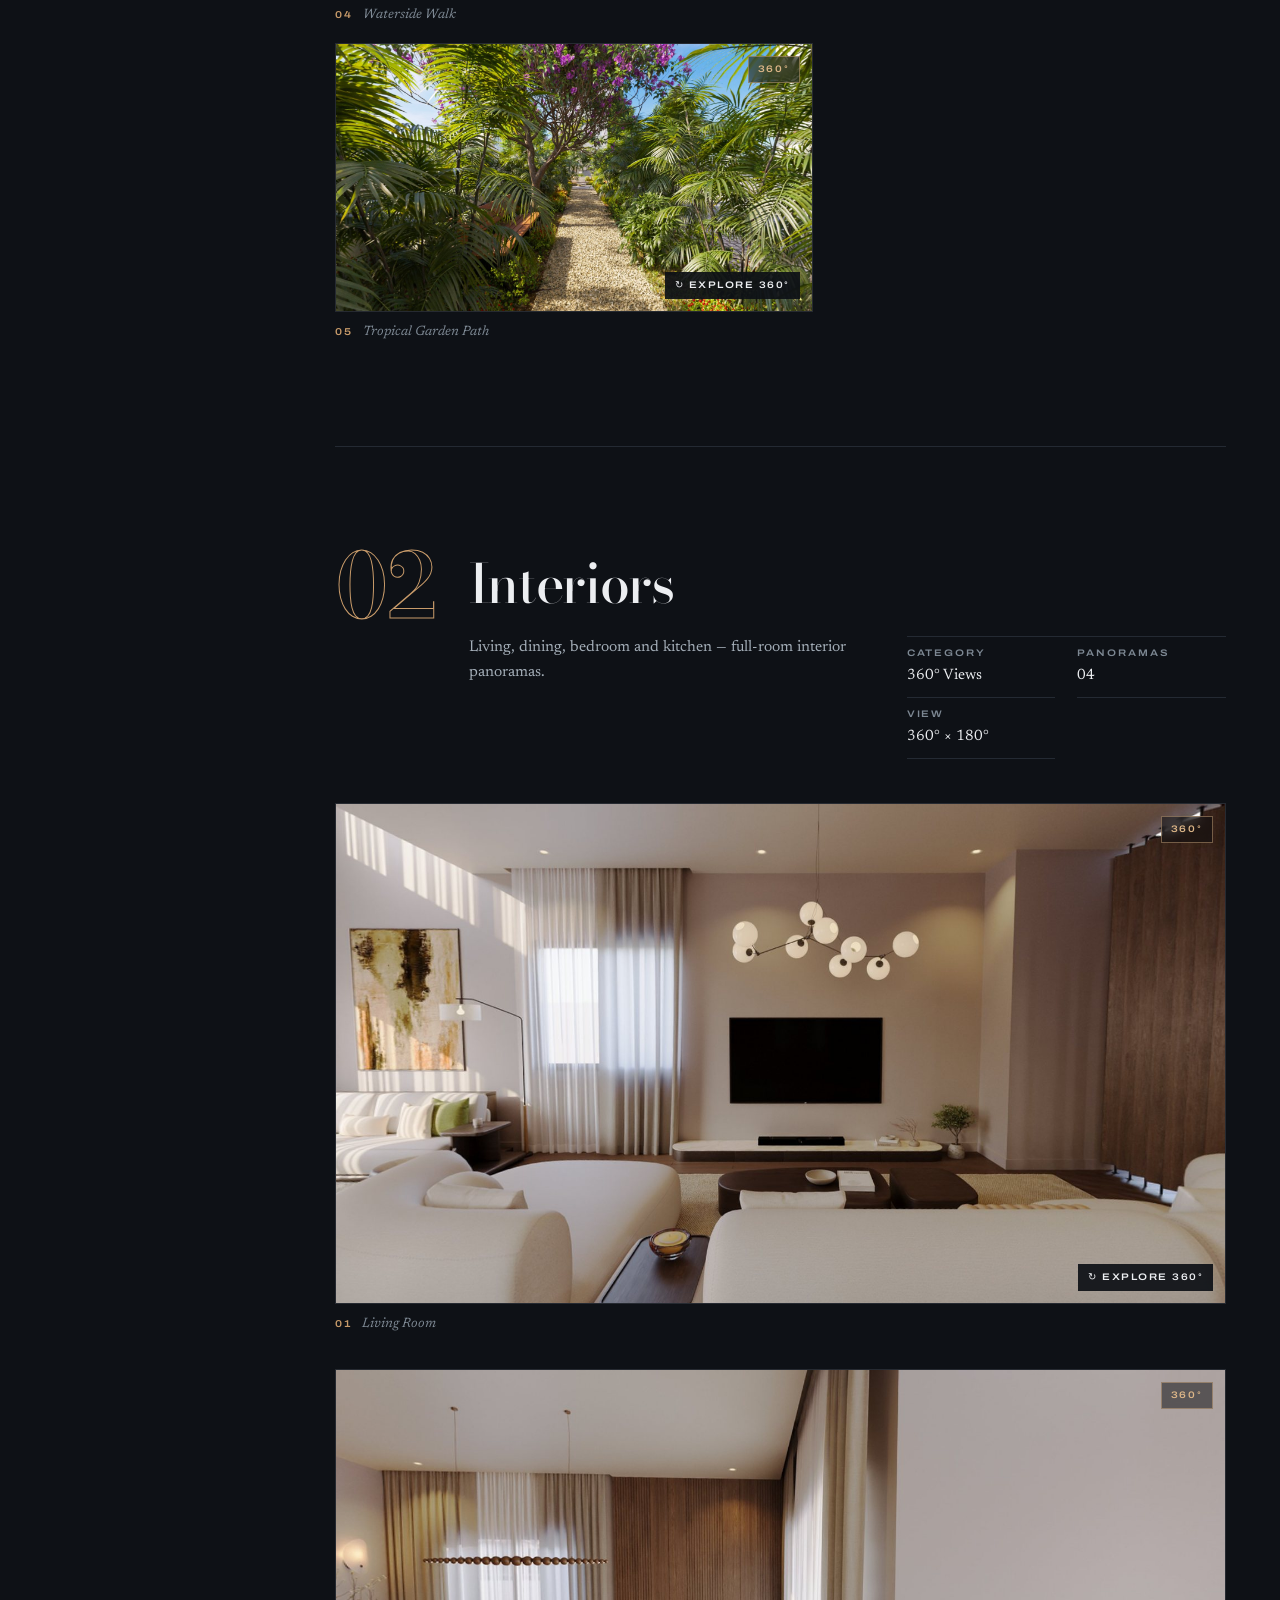
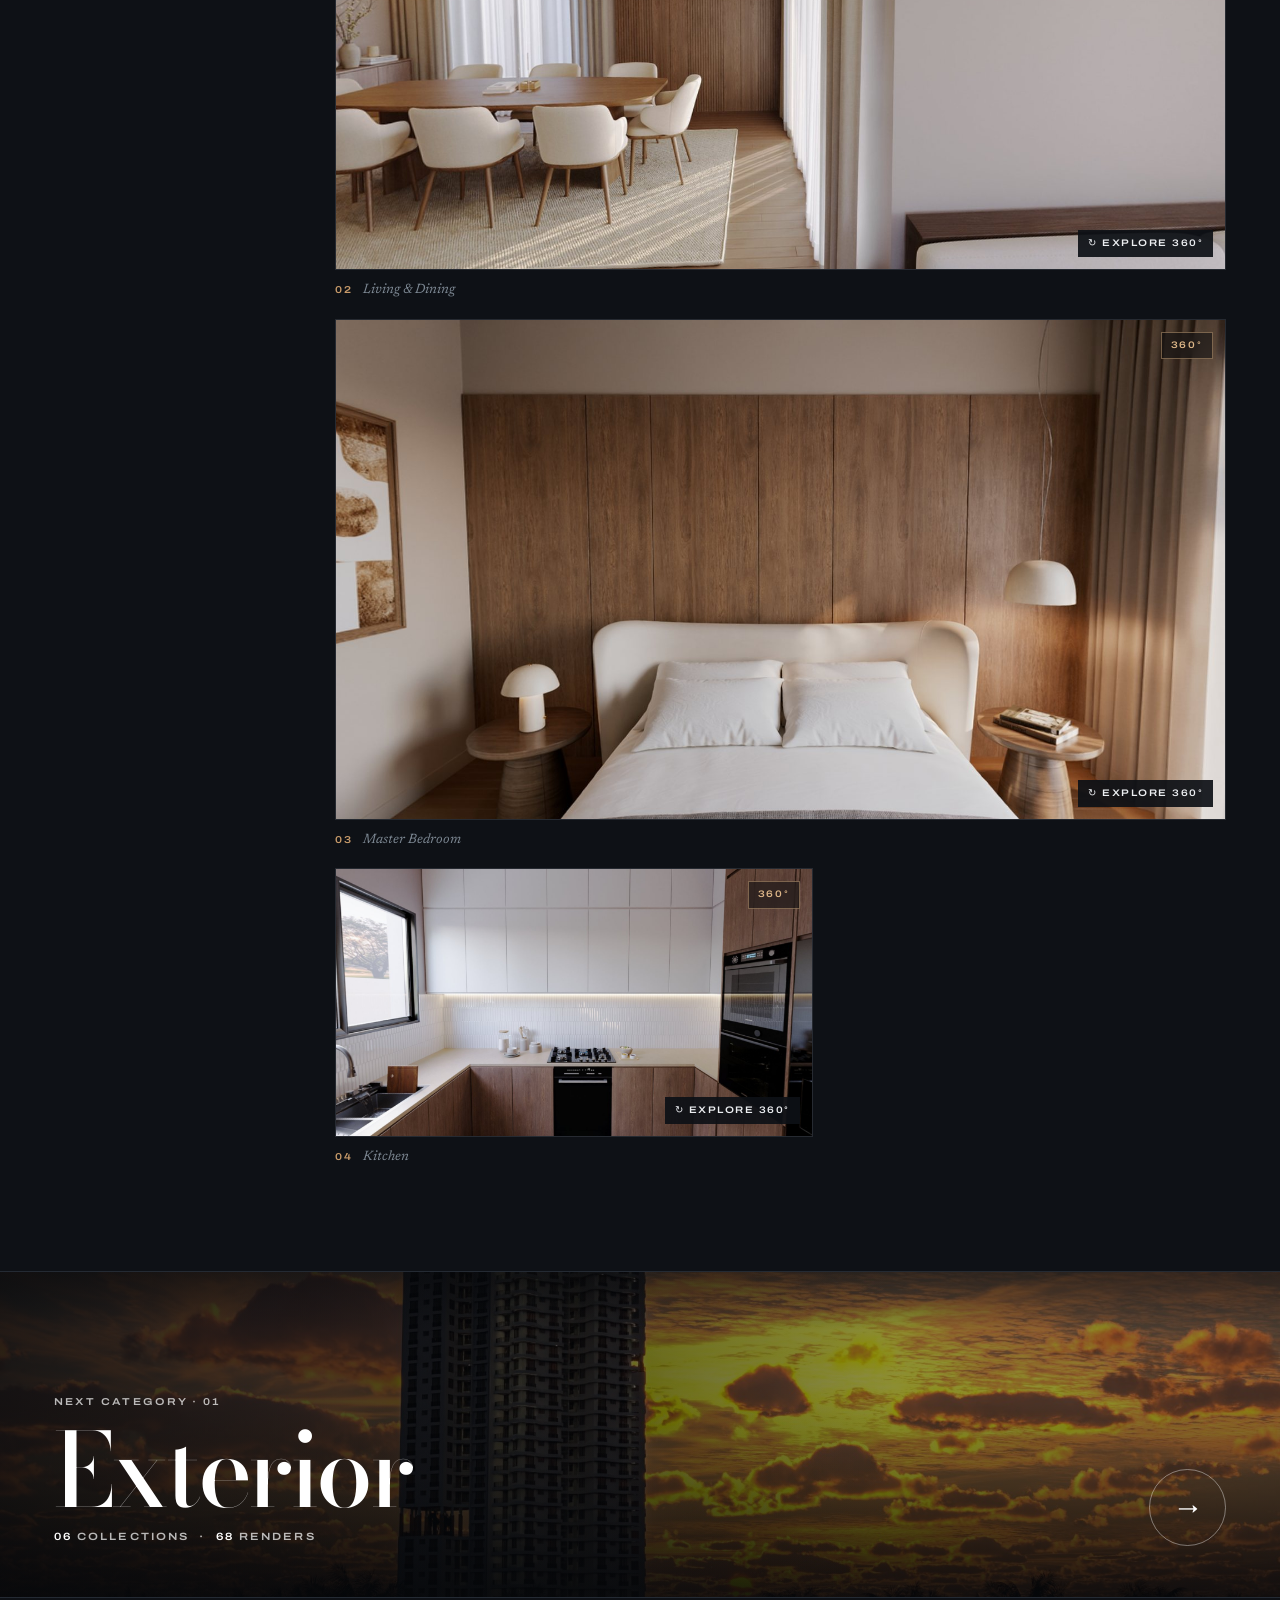
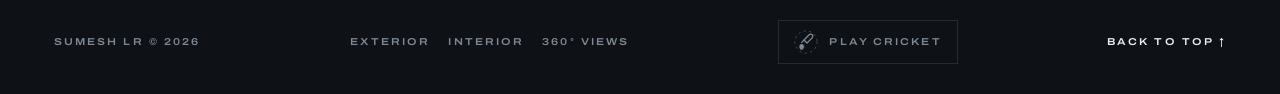
<file: panoramas.html>
<!doctype html>
<html lang="en">
<head>
<meta charset="utf-8">
<meta name="viewport" content="width=device-width,initial-scale=1,viewport-fit=cover">
<title>360° Views — Sumesh LR</title>
<meta name="claude:viewport-fit-sides" content="cover">
<meta name="description" content="Sumesh LR — 3D architectural visualization: exteriors, interiors and 360° views.">
<link rel="preconnect" href="https://fonts.googleapis.com">
<link rel="preconnect" href="https://fonts.gstatic.com" crossorigin>
<link rel="stylesheet" href="https://fonts.googleapis.com/css2?family=Archivo:ital,wdth,wght@0,62..125,100..900;1,62..125,100..900&family=Bodoni+Moda:ital,opsz,wght@0,6..96,400..900;1,6..96,400..900&family=Newsreader:ital,opsz,wght@0,6..72,300..500;1,6..72,300..500&display=swap">
<link rel="stylesheet" href="assets/site.css">
</head>
<body data-page="panoramas">
<main id="app"></main>
<script src="assets/data.js"></script>
<script src="assets/cricket.js"></script>
<script src="assets/site.js"></script>
</body>
</html>
</file>
<file: assets/work.css>
/* ---------- Selected Work — two framed panels on the graphite ground ---------- */
.gw{
  display:grid;grid-template-columns:1fr 1fr;gap:clamp(20px,4vw,64px);
  --frame:rgba(236,238,241,.14);
  --edge:rgba(200,155,106,.5);
}
.gw__panel{position:relative;border:1px solid var(--frame);min-width:0}
.gw__lead{aspect-ratio:8/9}  /* sets the row height; the collage panel stretches to it */

/* left: active category */
.gw__lead{display:flex;flex-direction:column;justify-content:space-between;padding:clamp(24px,4.6vw,76px) clamp(22px,4.6vw,76px) clamp(22px,4.6vw,76px)}
.gw__top{position:relative;display:grid}
.gw__top > .label{grid-row:1;margin-bottom:clamp(18px,2.4vw,34px)}
.gw__head{grid-row:2;grid-column:1;opacity:0;visibility:hidden;transform:translateY(10px);transition:opacity .6s cubic-bezier(.2,.7,.2,1),transform .6s cubic-bezier(.2,.7,.2,1),visibility 0s .6s}
.gw__head.is-on{opacity:1;visibility:visible;transform:none;transition-delay:0s}
.gw__t{
  margin:0;font-family:var(--f-sans);font-weight:400;font-variation-settings:'wdth' 112,'wght' 380;
  font-size:clamp(30px,3.6vw,58px);line-height:1;letter-spacing:.02em;text-transform:uppercase;color:var(--char);
}
.gw__k{
  margin-top:6px;font-family:var(--f-sans);font-variation-settings:'wdth' 112,'wght' 340;
  font-size:clamp(20px,2.4vw,38px);line-height:1.05;letter-spacing:.02em;text-transform:uppercase;color:#8A96A1;
}
.gw__meta{display:flex;align-items:center;gap:18px;flex-wrap:wrap;margin-top:clamp(16px,2vw,26px)}
.gw__go{
  display:inline-flex;align-items:center;gap:10px;font-size:10.5px;letter-spacing:.17em;text-transform:uppercase;
  font-variation-settings:'wdth' 118,'wght' 600;color:var(--olive-l);border-bottom:1px solid rgba(221,182,136,.35);padding-bottom:3px;
  transition:color .3s,border-color .3s;
}
.gw__go:hover{color:var(--char);border-color:var(--char)}
.gw__go .arr{transition:transform .35s cubic-bezier(.2,.7,.2,1)}
.gw__go:hover .arr{transform:translateX(4px)}

.gw__feat{position:relative;display:block;aspect-ratio:3/2;overflow:hidden;background:var(--plate);margin-top:24px}
.gw__fi{position:absolute;inset:0;opacity:0;transform:scale(1.06);transition:opacity .9s cubic-bezier(.2,.7,.2,1),transform 1.6s cubic-bezier(.2,.7,.2,1)}
.gw__fi.is-on{opacity:1;transform:scale(1)}
.gw__fi img{width:100%;height:100%;object-fit:cover;transition:transform 1.2s cubic-bezier(.2,.7,.2,1)}
.gw__feat:hover .gw__fi.is-on img{transform:scale(1.04)}

/* stand-in when a category has no cover yet */
.gw__ph{
  position:absolute;inset:0;display:flex;align-items:center;justify-content:center;overflow:hidden;
  background:
    repeating-linear-gradient(45deg,rgba(255,255,255,.028) 0 1px,transparent 1px 15px),
    radial-gradient(120% 90% at 70% 25%,var(--t1) 0%,var(--t2) 60%,#07090C 100%);
}
.gw__ph b{font-family:var(--f-serif);font-weight:500;font-size:clamp(60px,9vw,150px);line-height:.8;letter-spacing:-.04em;color:transparent;-webkit-text-stroke:1px rgba(255,255,255,.18)}
.gw__tile .gw__ph b{font-size:clamp(34px,4.4vw,72px)}
.gw__ph i{position:absolute;right:12px;top:12px;font-style:normal;font-size:9.5px;letter-spacing:.18em;text-transform:uppercase;color:rgba(255,255,255,.5);border:1px dashed rgba(255,255,255,.22);padding:5px 9px;font-variation-settings:'wdth' 118,'wght' 600}

/* right: the collage */
.gw__col{overflow:hidden}
.gw__tile{position:absolute;z-index:var(--z);display:block;outline:none;transition:z-index 0s .25s}
.gw__tile.is-on{z-index:6;transition-delay:0s}
.gw__float{position:absolute;inset:0;display:block;animation:gwfloat 7s ease-in-out infinite;animation-delay:var(--d)}
@keyframes gwfloat{0%,100%{transform:translateY(0)}50%{transform:translateY(-7px)}}
.gw__img{
  position:absolute;inset:0;display:block;overflow:hidden;background:var(--plate);
  border:1px solid var(--edge);
  box-shadow:0 24px 50px -24px rgba(0,0,0,.8);
  filter:brightness(.62) saturate(.8);
  transition:filter .6s cubic-bezier(.2,.7,.2,1),transform .6s cubic-bezier(.2,.7,.2,1),border-color .4s;
}
.gw__img img{width:100%;height:100%;object-fit:cover;pointer-events:none}
.gw__tile.is-on .gw__img{filter:none;transform:scale(1.04);border-color:var(--olive-l)}
.gw__tile:focus-visible .gw__img{outline:2px solid var(--olive);outline-offset:4px}
.gw__cap{
  position:absolute;left:10px;bottom:10px;display:flex;gap:8px;align-items:baseline;pointer-events:none;
  font-size:10px;letter-spacing:.17em;text-transform:uppercase;font-variation-settings:'wdth' 118,'wght' 600;color:#fff;
  background:rgba(7,9,13,.72);padding:6px 9px;opacity:0;transform:translateY(6px);transition:opacity .4s,transform .4s;
}
.gw__cap em{font-style:normal;color:var(--olive-l)}
.gw__tile.is-on .gw__cap{opacity:1;transform:none}

/* entrance */
.gw__tile{opacity:0;translate:0 26px}
.gw.is-in .gw__tile{opacity:1;translate:0 0;transition:opacity 1s cubic-bezier(.2,.7,.2,1),translate 1.1s cubic-bezier(.2,.7,.2,1),z-index 0s .25s}
.gw.is-in .gw__tile:nth-child(2){transition-delay:.12s,.12s,.25s}
.gw.is-in .gw__tile:nth-child(3){transition-delay:.24s,.24s,.25s}
.gw.is-in .gw__tile:nth-child(4){transition-delay:.36s,.36s,.25s}
.gw.is-in .gw__tile.is-on{transition-delay:0s}

@media (max-width:860px){
  .gw{grid-template-columns:1fr}
  .gw__panel{aspect-ratio:auto}
  .gw__lead{min-height:0}
  .gw__col{aspect-ratio:1/1.05}
  .gw__cap{font-size:9px;padding:5px 7px;left:6px;bottom:6px}
}
@media (prefers-reduced-motion: reduce){
  .gw__float{animation:none}
  .gw__tile{opacity:1!important;translate:none!important}
}
</file>
<file: assets/site.css>
/* Layout concept: a gallery building. The opening is a full-bleed slide wall of four
   rooms (Exterior, Interior, Walkthroughs, 360°); each room is its own page, hung as
   numbered bays along a sticky floor index. Hairline rules, brass used sparingly. */
:root{
  color-scheme: dark;
  --ground:#0E1116;     /* graphite page */
  --ink:#ECEEF1;        /* primary type */
  --mute:#7D8893;       /* slate secondary */
  --line:#242A33;       /* hairlines */
  --plate:#171B22;      /* image ground */
  --deep:#06080B;       /* slider + 360 room */
  --brass:#C89B6A;      /* accent */
  --brass-l:#DDB688;
  --body:#A3ADB7;

  --f-sans:'Archivo', ui-sans-serif, -apple-system, 'Segoe UI', Helvetica, Arial, sans-serif;
  --f-serif:'Bodoni Moda', 'Didot', 'Times New Roman', Georgia, serif;
  --f-text:'Newsreader', 'Iowan Old Style', Georgia, 'Times New Roman', serif;

  --m: max(16px, clamp(18px, 4.2vw, 76px));
  --ml: max(var(--m), env(safe-area-inset-left, 0px));
  --mr: max(var(--m), env(safe-area-inset-right, 0px));
  --ease: cubic-bezier(.2,.7,.2,1);
  --ease-io: cubic-bezier(.76,0,.24,1);
  --nav-h: 60px;
}

*,*::before,*::after{box-sizing:border-box}
[hidden]{display:none!important}
html{scroll-behavior:smooth;background:var(--ground)}
body{
  margin:0;background:var(--ground);color:var(--ink);
  font-family:var(--f-sans);font-size:16px;line-height:1.6;
  -webkit-font-smoothing:antialiased;overflow-x:hidden;
}
img{display:block;max-width:100%}
a{color:inherit;text-decoration:none}
button{font:inherit;color:inherit;background:none;border:0;padding:0;cursor:pointer}
:focus-visible{outline:2px solid var(--brass);outline-offset:3px}
h1,h2,h3{text-wrap:balance}

/* ---------- type ---------- */
.label,.nav__links a,.btn,.back,.lb__x,.pv__btn,.copy-btn,.chip,.sx__kicker,.sx__meta,.sx__li,.meta-k{
  font-variation-settings:'wdth' 118,'wght' 600;
}
.label{font-size:10px;letter-spacing:.21em;text-transform:uppercase;color:var(--mute);line-height:1.5}
.brass{color:var(--brass)}
.serif{font-family:var(--f-serif);font-weight:500;letter-spacing:-.02em}
.body-copy{
  font-family:var(--f-text);font-size:clamp(16.5px,1.32vw,20px);line-height:1.62;color:var(--body);max-width:58ch;
}
.body-copy p{margin:0 0 1.05em}
.body-copy p:last-child{margin-bottom:0}

.wrap{padding-left:var(--ml);padding-right:var(--mr)}
.rule{border-top:1px solid var(--line)}
.sec{padding-block:clamp(56px,8vw,128px)}

#progress{
  position:fixed;top:env(safe-area-inset-top,0px);left:0;height:2px;width:0;
  background:var(--brass);z-index:130;transition:width .08s linear;
}

/* ---------- nav ---------- */
.nav{
  position:sticky;top:env(safe-area-inset-top,0px);z-index:100;
  background:rgba(14,17,22,.88);backdrop-filter:blur(14px);-webkit-backdrop-filter:blur(14px);
  border-bottom:1px solid var(--line);
  transition:background .4s var(--ease),border-color .4s var(--ease);
}
.nav--over{position:fixed;left:0;right:0;background:transparent;border-bottom-color:transparent;backdrop-filter:none;-webkit-backdrop-filter:none}
.nav--over.is-solid{background:rgba(14,17,22,.88);border-bottom-color:var(--line);backdrop-filter:blur(14px);-webkit-backdrop-filter:blur(14px)}
.nav__in{display:flex;align-items:center;justify-content:space-between;gap:20px;min-height:var(--nav-h);padding-left:var(--ml);padding-right:var(--mr)}
.brand{
  font-size:13px;font-variation-settings:'wdth' 125,'wght' 650;letter-spacing:.26em;white-space:nowrap;
  display:flex;align-items:center;gap:12px;
}
.brand i{display:block;width:8px;height:8px;background:var(--brass);transform:rotate(45deg);flex:none}
.nav__links{display:flex;align-items:center;gap:clamp(16px,2.4vw,36px)}
.nav__links a{
  font-size:10.5px;letter-spacing:.19em;text-transform:uppercase;color:#9AA4AE;
  position:relative;padding-block:7px;transition:color .25s;white-space:nowrap;
}
.nav__links a::after{content:"";position:absolute;left:0;bottom:2px;height:1px;width:0;background:var(--brass);transition:width .35s var(--ease)}
.nav__links a:hover,.nav__links a.is-active{color:var(--ink)}
.nav__links a:hover::after,.nav__links a.is-active::after{width:100%}
.nav__menu{display:none;font-size:10.5px;letter-spacing:.19em;text-transform:uppercase;font-variation-settings:'wdth' 118,'wght' 600;padding:10px 0}
@media (max-width:860px){
  .nav__links{display:none}
  .nav__menu{display:inline-flex;align-items:center;gap:10px}
}

/* full-screen menu (phones) */
.mm{position:fixed;inset:0;z-index:150;background:var(--deep);display:flex;flex-direction:column;
  padding:calc(14px + env(safe-area-inset-top,0px)) var(--mr) calc(24px + env(safe-area-inset-bottom,0px)) var(--ml)}
.mm__top{display:flex;justify-content:space-between;align-items:center;min-height:46px}
.mm__list{margin:auto 0;display:grid;gap:4px}
.mm__list a{display:flex;align-items:baseline;gap:16px;padding:12px 0;border-bottom:1px solid var(--line)}
.mm__list .serif{font-size:clamp(34px,10vw,56px);line-height:1}

/* ---------- placeholders & frames ---------- */
.ph{
  width:100%;max-width:100%;display:flex;align-items:center;justify-content:center;text-align:center;padding:20px;position:relative;
  background:
    repeating-linear-gradient(45deg, rgba(236,238,241,.045) 0 1px, transparent 1px 13px),
    linear-gradient(162deg, #1B212A 0%, #13181F 100%);
}
.ph::after{content:"";position:absolute;inset:11px;border:1px solid rgba(236,238,241,.14);pointer-events:none}
.ph__k{font-size:10.5px;font-variation-settings:'wdth' 118,'wght' 600;letter-spacing:.17em;text-transform:uppercase;color:#9AA5B0}
.ph__s{font-size:10px;letter-spacing:.14em;text-transform:uppercase;color:#6E7A85;margin-top:7px}

.frame{display:block;width:100%;text-align:left;position:relative;overflow:hidden;background:var(--plate);border:1px solid rgba(236,238,241,.07)}
.frame img{width:100%;height:auto}
.frame__in{display:block;transition:transform 1.15s var(--ease)}
.frame--click{cursor:zoom-in}
.frame--click:hover .frame__in,.frame--click:focus-visible .frame__in{transform:scale(1.04)}
.frame__zoom{
  position:absolute;right:12px;bottom:12px;z-index:2;font-size:9.5px;font-variation-settings:'wdth' 118,'wght' 600;
  letter-spacing:.16em;text-transform:uppercase;background:rgba(14,17,22,.92);padding:6px 10px;
  opacity:0;transform:translateY(4px);transition:opacity .3s,transform .3s;pointer-events:none;
}
.frame--click:hover .frame__zoom,.frame--click:focus-visible .frame__zoom{opacity:1;transform:none}
.cap{font-family:var(--f-text);font-size:13.5px;font-style:italic;color:var(--mute);margin-top:10px;max-width:52ch}
.cap b{font-family:var(--f-sans);font-style:normal;font-size:10px;letter-spacing:.18em;font-variation-settings:'wdth' 118,'wght' 600;color:var(--brass);margin-right:10px}

/* ---------- reveal ---------- */
[data-reveal]{transition:opacity .85s var(--ease),transform .85s var(--ease)}
[data-reveal].pre{opacity:0;transform:translateY(22px)}

/* ---------- buttons ---------- */
.btn{
  display:inline-flex;align-items:center;gap:12px;
  font-size:10.5px;letter-spacing:.18em;text-transform:uppercase;
  padding:16px 24px;border:1px solid rgba(255,255,255,.4);color:#fff;
  transition:background .3s,border-color .3s,color .3s;
}
.btn:hover{background:#fff;border-color:#fff;color:#0A0D12}
.btn--solid{background:var(--ink);border-color:var(--ink);color:var(--ground)}
.btn--solid:hover{background:var(--brass);border-color:var(--brass);color:#0A0D12}
.arr{display:inline-block;transition:transform .35s var(--ease)}
.btn:hover .arr,a:hover > .arr{transform:translateX(4px)}
.back{display:inline-flex;align-items:center;gap:10px;font-size:10.5px;letter-spacing:.17em;text-transform:uppercase;color:var(--mute);transition:color .3s}
.back:hover{color:var(--brass)}

/* =====================================================================
   OPENING SLIDER — four categories
   ===================================================================== */
.sx{
  position:relative;height:100vh;height:100svh;min-height:600px;max-height:1200px;
  overflow:hidden;background:var(--deep);color:#fff;isolation:isolate;
  touch-action:pan-y;user-select:none;-webkit-user-select:none;
}
.sx__bg{
  position:absolute;inset:0;z-index:0;
  clip-path:inset(0 0 0 100%);
  transition:clip-path 1.25s var(--ease-io);
}
.sx__bg.is-active{z-index:2;clip-path:inset(0 0 0 0)}
.sx__bg.is-prev{z-index:1;clip-path:inset(0 0 0 0);transition:none}
.sx.is-back .sx__bg:not(.is-active):not(.is-prev){clip-path:inset(0 100% 0 0)}
.sx__img{position:absolute;inset:0;transform:scale(1.14);transition:transform 2.6s var(--ease)}
.sx__bg.is-active .sx__img{transform:scale(1.03)}
.sx__img img{width:100%;height:100%;object-fit:cover}
.sx__par{position:absolute;inset:-14px;transition:transform .8s var(--ease)}

/* slide stand-in when no image is set yet */
.sx__ph{
  position:absolute;inset:0;display:flex;align-items:center;justify-content:flex-end;overflow:hidden;
  background:
    repeating-linear-gradient(45deg, rgba(255,255,255,.028) 0 1px, transparent 1px 15px),
    radial-gradient(120% 90% at 78% 30%, var(--t1) 0%, var(--t2) 55%, #07090C 100%);
}
.sx__ph-glyph{
  font-family:var(--f-serif);font-weight:500;font-size:clamp(220px,38vw,640px);line-height:.8;
  color:transparent;-webkit-text-stroke:1px rgba(255,255,255,.14);
  margin-right:-.04em;transform:translateY(-6%);letter-spacing:-.04em;
}
.sx__ph-note{
  position:absolute;right:var(--mr);top:calc(var(--nav-h) + 24px + env(safe-area-inset-top,0px));
  font-size:9.5px;letter-spacing:.18em;text-transform:uppercase;color:rgba(255,255,255,.5);
  border:1px dashed rgba(255,255,255,.22);padding:6px 10px;font-variation-settings:'wdth' 118,'wght' 600;
}
.sx__veil{
  position:absolute;inset:0;z-index:3;pointer-events:none;
  background:
    linear-gradient(90deg, rgba(5,7,10,.72) 0%, rgba(5,7,10,.34) 42%, rgba(5,7,10,0) 70%),
    linear-gradient(0deg, rgba(5,7,10,.82) 0%, rgba(5,7,10,.2) 38%, rgba(5,7,10,0) 60%),
    linear-gradient(180deg, rgba(5,7,10,.5) 0%, rgba(5,7,10,0) 18%);
}

.sx__stage{
  position:absolute;inset:0;z-index:4;display:grid;
  grid-template-columns:minmax(0,1fr) minmax(260px,330px);
  align-items:end;gap:clamp(24px,4vw,80px);
  padding:calc(var(--nav-h) + 30px + env(safe-area-inset-top,0px)) var(--mr) clamp(28px,4.2vw,64px) var(--ml);
}
.sx__texts{position:relative;min-width:0;align-self:end}
.sx__text{grid-area:1/1;align-self:end;display:flex;flex-direction:column;align-items:flex-start;pointer-events:none;opacity:0;visibility:hidden}
.sx__text.is-active,.sx__text.is-out{opacity:1;visibility:visible}
.sx__text.is-active{pointer-events:auto}
.sx__texts{display:grid}
.sx__kicker{
  font-size:10.5px;letter-spacing:.24em;text-transform:uppercase;color:rgba(255,255,255,.82);
  display:flex;align-items:center;gap:14px;
}
.sx__kicker b{color:var(--brass-l);font-weight:inherit}
.sx__kicker i{display:block;width:34px;height:1px;background:rgba(255,255,255,.5)}
.sx__title{
  margin:clamp(10px,1.4vw,20px) 0 0;font-family:var(--f-serif);font-weight:500;
  font-size:clamp(58px,11.2vw,196px);line-height:.88;letter-spacing:-.035em;white-space:nowrap;
  text-shadow:0 2px 40px rgba(4,6,9,.35);
}
.sx__w{display:inline-block;overflow:hidden;vertical-align:top;padding-bottom:.08em;margin-bottom:-.08em}
.sx__c{display:inline-block;transform:translateY(105%);transition:transform .9s var(--ease-io)}
.sx__text.is-active .sx__c{transform:none}
.sx__text.is-out .sx__c{transform:translateY(-105%);transition-duration:.6s}
.sx__fade{opacity:0;transform:translateY(14px);transition:opacity .5s var(--ease),transform .5s var(--ease)}
.sx__text.is-active .sx__fade{opacity:1;transform:none;transition:opacity .8s var(--ease) .45s,transform .8s var(--ease) .45s}
.sx__blurb{font-family:var(--f-text);font-size:clamp(15.5px,1.25vw,19px);line-height:1.55;color:rgba(255,255,255,.82);max-width:44ch;margin:clamp(16px,1.8vw,26px) 0 0}
.sx__row{display:flex;align-items:center;gap:clamp(16px,2.2vw,30px);flex-wrap:wrap;margin-top:clamp(20px,2.4vw,34px)}
.sx__meta{font-size:10.5px;letter-spacing:.2em;text-transform:uppercase;color:rgba(255,255,255,.7);font-variant-numeric:tabular-nums}
.sx__meta b{color:#fff;font-weight:inherit}

/* category index — right column */
.sx__side{display:flex;flex-direction:column;gap:clamp(14px,1.8vw,24px);min-width:0}
.sx__count{display:flex;align-items:flex-end;gap:10px;font-variant-numeric:tabular-nums}
.sx__num{
  font-family:var(--f-serif);font-size:clamp(54px,5.4vw,92px);line-height:.8;font-weight:500;
  height:.8em;overflow:hidden;display:inline-flex;letter-spacing:-.02em;
}
.sx__num span{display:flex;flex-direction:column;transition:transform 1s var(--ease-io)}
.sx__num span i{font-style:normal;display:block;height:.8em;line-height:.8}
.sx__tot{font-size:11px;letter-spacing:.18em;color:rgba(255,255,255,.6);padding-bottom:4px;font-variation-settings:'wdth' 118,'wght' 600}
.sx__list{list-style:none;margin:0;padding:0;border-top:1px solid rgba(255,255,255,.2)}
.sx__li{
  display:grid;grid-template-columns:34px 1fr auto;gap:10px;align-items:center;width:100%;text-align:left;
  padding:13px 0 14px;border-bottom:1px solid rgba(255,255,255,.2);position:relative;
  font-size:10.5px;letter-spacing:.18em;text-transform:uppercase;color:rgba(255,255,255,.55);
  transition:color .35s;
}
.sx__li:hover,.sx__li.is-active{color:#fff}
.sx__li em{font-style:normal;color:rgba(255,255,255,.45);font-variant-numeric:tabular-nums}
.sx__li.is-active em{color:var(--brass-l)}
.sx__bar{position:absolute;left:0;bottom:-1px;height:1px;width:100%;background:var(--brass-l);transform:scaleX(0);transform-origin:left}
.sx__li.is-active .sx__bar{animation:sxbar var(--dur,7s) linear forwards}
.sx.is-paused .sx__li.is-active .sx__bar{animation-play-state:paused}
@keyframes sxbar{to{transform:scaleX(1)}}
.sx__ctrl{display:flex;align-items:center;gap:10px}
.sx__btn{
  width:46px;height:46px;flex:none;display:flex;align-items:center;justify-content:center;
  border:1px solid rgba(255,255,255,.3);transition:background .3s,border-color .3s,color .3s;
}
.sx__btn:hover{background:#fff;border-color:#fff;color:#0A0D12}
.sx__hint{font-size:9.5px;letter-spacing:.18em;text-transform:uppercase;color:rgba(255,255,255,.55);margin-left:6px;font-variation-settings:'wdth' 118,'wght' 600}
.sx__scroll{
  position:absolute;z-index:5;left:50%;bottom:calc(16px + env(safe-area-inset-bottom,0px));transform:translateX(-50%);
  display:flex;flex-direction:column;align-items:center;gap:8px;color:rgba(255,255,255,.6);
}
.sx__scroll i{display:block;width:1px;height:34px;background:linear-gradient(rgba(255,255,255,.7),transparent);animation:drip 2.2s var(--ease) infinite}
@keyframes drip{0%{transform:scaleY(0);transform-origin:top}45%{transform:scaleY(1);transform-origin:top}55%{transform:scaleY(1);transform-origin:bottom}100%{transform:scaleY(0);transform-origin:bottom}}

@media (max-width:900px){
  .sx{min-height:620px}
  .sx__stage{grid-template-columns:1fr;align-content:end;gap:22px;padding-bottom:calc(22px + env(safe-area-inset-bottom,0px))}
  .sx__title{font-size:clamp(50px,15.5vw,120px)}
  .sx__count{display:none}
  .sx__list{display:grid;grid-template-columns:repeat(4,1fr);gap:8px;border-top:0}
  .sx__li{grid-template-columns:1fr;gap:2px;padding:10px 0 9px;border-bottom:1px solid rgba(255,255,255,.22);font-size:9px;letter-spacing:.12em}
  .sx__li span{white-space:nowrap;overflow:hidden;text-overflow:ellipsis}
  .sx__li > em:last-of-type{display:none}
  .sx__hint{display:none}
  .sx__ctrl{display:none}
  .sx__scroll{display:none}
}
@media (max-width:420px){ .sx__blurb{font-size:15px} .sx__row{gap:12px} }

/* =====================================================================
   ABOUT & CONTACT (home)
   ===================================================================== */
.about__grid{display:grid;grid-template-columns:repeat(12,1fr);gap:clamp(16px,2.2vw,40px);align-items:start}
.about__head{grid-column:1/6;grid-row:1}
.about__portrait{grid-column:1/6;grid-row:2;margin-top:clamp(22px,3.4vw,54px)}
.about__text{grid-column:7/13;grid-row:1/span 2;margin-top:clamp(18px,4.4vw,96px);min-width:0}
.about__h{font-family:var(--f-serif);font-size:clamp(38px,5vw,78px);line-height:.94;font-weight:500;margin:12px 0 0;letter-spacing:-.024em}
.pt{position:relative;max-width:360px}
.pt::before{content:"";position:absolute;left:20px;top:20px;right:-20px;bottom:-20px;border:1px solid var(--line);background:rgba(200,155,106,.08);transition:transform .6s var(--ease)}
.pt:hover::before{transform:translate(-10px,-10px)}
.pt .frame{position:relative;z-index:1}
.disc{display:flex;flex-wrap:wrap;gap:8px;margin-top:clamp(24px,3vw,40px)}
.chip{
  display:inline-flex;align-items:center;gap:10px;font-size:10px;letter-spacing:.17em;text-transform:uppercase;
  border:1px solid var(--line);padding:10px 14px;color:#C9CFD5;transition:border-color .3s,color .3s,background .3s;
}
.chip em{font-style:normal;color:var(--brass);font-variant-numeric:tabular-nums}
.chip:hover,.chip.is-active{border-color:var(--brass);color:var(--ink);background:rgba(200,155,106,.07)}
@media (max-width:880px){
  .about__grid{grid-template-columns:1fr}
  .about__head,.about__portrait,.about__text{grid-column:1/-1;grid-row:auto;margin-top:0}
  .about__text{margin-top:18px}
  .about__portrait{order:3;margin-top:36px}
  .pt{max-width:300px}
}

.contact__h{font-family:var(--f-serif);font-size:clamp(38px,6.2vw,92px);font-weight:500;line-height:.96;letter-spacing:-.024em;margin:14px 0 0;max-width:15ch}
.contact__grid{display:grid;grid-template-columns:1.3fr 1fr;gap:clamp(26px,4vw,80px);align-items:end;margin-top:clamp(28px,3.4vw,54px)}
.c-rail{border-top:1px solid var(--line)}
.c-rail div{display:flex;justify-content:space-between;align-items:center;gap:18px;padding:13px 0;border-bottom:1px solid var(--line)}
.c-rail a,.c-rail .val{font-family:var(--f-text);font-size:16px;word-break:break-word;text-align:right}
.c-rail a{border-bottom:1px solid var(--line);transition:border-color .3s,color .3s}
.c-rail a:hover{border-color:var(--brass);color:var(--brass)}
.c-rail .empty{color:var(--mute);font-size:11px;letter-spacing:.12em;text-transform:uppercase;font-variation-settings:'wdth' 118,'wght' 600}
.copy-btn{font-size:9.5px;letter-spacing:.15em;text-transform:uppercase;color:var(--mute);border-bottom:1px solid var(--line)}
.copy-btn:hover{color:var(--brass)}
@media (max-width:860px){.contact__grid{grid-template-columns:1fr}.c-rail a,.c-rail .val{text-align:left}}

/* =====================================================================
   CATEGORY PAGES
   ===================================================================== */
.ch{position:relative;overflow:hidden;background:var(--deep);color:#fff;isolation:isolate}
.ch__media{position:absolute;inset:0;z-index:0}
.ch__media img{width:100%;height:100%;object-fit:cover}
.ch__media .sx__ph{justify-content:flex-end}
.ch__media .sx__ph-glyph{font-size:clamp(180px,30vw,520px)}
.ch__media .frame__in{position:absolute;inset:0;transform:scale(1.08);transition:transform 2.4s var(--ease)}
.ch.is-in .ch__media .frame__in{transform:scale(1.02)}
.ch .sx__veil{z-index:1}
.ch__in{
  position:relative;z-index:2;min-height:clamp(440px,68vh,760px);display:flex;flex-direction:column;justify-content:space-between;gap:40px;
  padding-block:clamp(22px,2.6vw,36px) clamp(30px,4vw,60px);
}
.ch__crumb{display:flex;align-items:center;gap:12px;flex-wrap:wrap}
.ch__crumb a{color:rgba(255,255,255,.7)}
.ch__crumb a:hover{color:var(--brass-l)}
.ch__t{font-family:var(--f-serif);font-weight:500;font-size:clamp(54px,10vw,170px);line-height:.88;letter-spacing:-.035em;margin:14px 0 0}
.ch__grid{display:grid;grid-template-columns:minmax(0,1fr) auto;gap:30px;align-items:end}
.ch__stats{display:flex;gap:clamp(20px,3vw,48px)}
.ch__stats div{display:flex;flex-direction:column;gap:6px}
.ch__stats b{font-family:var(--f-serif);font-weight:500;font-size:clamp(34px,3.6vw,56px);line-height:.9;font-variant-numeric:tabular-nums}
@media (max-width:760px){.ch__grid{grid-template-columns:1fr}}

/* page body: sticky floor index + bays */
.cp{display:grid;grid-template-columns:minmax(170px,230px) minmax(0,1fr);gap:clamp(24px,4vw,80px);align-items:start}
.cp__rail{position:sticky;top:calc(var(--nav-h) + 30px + env(safe-area-inset-top,0px));padding-top:clamp(56px,8vw,128px)}
.cp__rail ol{list-style:none;margin:16px 0 0;padding:0;border-top:1px solid var(--line)}
.cp__rail a{
  display:grid;grid-template-columns:30px 1fr;gap:8px;padding:11px 0;border-bottom:1px solid var(--line);
  font-family:var(--f-text);font-size:15px;line-height:1.3;color:var(--mute);transition:color .3s;position:relative;
}
.cp__rail a em{font-style:normal;font-family:var(--f-sans);font-size:10px;letter-spacing:.16em;font-variation-settings:'wdth' 118,'wght' 600;padding-top:3px;font-variant-numeric:tabular-nums}
.cp__rail a::before{content:"";position:absolute;left:-14px;top:50%;width:6px;height:6px;background:var(--brass);transform:translateY(-50%) rotate(45deg) scale(0);transition:transform .35s var(--ease)}
.cp__rail a:hover{color:var(--ink)}
.cp__rail a.is-active{color:var(--ink)}
.cp__rail a.is-active em{color:var(--brass)}
.cp__rail a.is-active::before{transform:translateY(-50%) rotate(45deg) scale(1)}
.cp__main{min-width:0}
@media (max-width:1000px){
  .cp{grid-template-columns:1fr}
  .cp__rail{display:none}
}
/* mobile section index: horizontal sticky strip */
.cp__strip{
  display:none;position:sticky;top:calc(var(--nav-h) + env(safe-area-inset-top,0px));z-index:50;
  background:rgba(14,17,22,.92);backdrop-filter:blur(12px);-webkit-backdrop-filter:blur(12px);border-bottom:1px solid var(--line);
}
.cp__strip-in{display:flex;gap:6px;overflow-x:auto;scrollbar-width:none;padding-block:10px;padding-left:var(--ml);padding-right:var(--mr)}
.cp__strip-in::-webkit-scrollbar{display:none}
.cp__strip .chip{white-space:nowrap;padding:8px 12px;flex:none}
@media (max-width:1000px){.cp__strip{display:block}}

.bay{padding-block:clamp(56px,8vw,128px);border-top:1px solid var(--line);scroll-margin-top:calc(var(--nav-h) + 10px)}
.bay:first-child{border-top:0}
.bay__head{display:grid;grid-template-columns:auto minmax(0,1fr);gap:clamp(16px,2.6vw,40px);align-items:start;margin-bottom:clamp(26px,3.4vw,52px)}
.bay__n{
  font-family:var(--f-serif);font-weight:500;font-size:clamp(56px,7vw,118px);line-height:.8;letter-spacing:-.03em;
  color:transparent;-webkit-text-stroke:1px var(--brass);font-variant-numeric:tabular-nums;
}
.bay__t{font-family:var(--f-serif);font-weight:500;font-size:clamp(32px,4.2vw,66px);line-height:.98;letter-spacing:-.025em;margin:8px 0 0}
.bay__sub{display:grid;grid-template-columns:minmax(0,1.25fr) minmax(0,1fr);gap:clamp(18px,3vw,56px);margin-top:clamp(16px,2vw,26px);align-items:start}
.bay__desc{font-family:var(--f-text);font-size:clamp(15.5px,1.15vw,18px);line-height:1.6;color:var(--body);margin:0;max-width:56ch}
.meta-t{display:grid;grid-template-columns:repeat(2,minmax(0,1fr));gap:0 22px;border-top:1px solid var(--line)}
.meta-t div{padding:9px 0;border-bottom:1px solid var(--line);min-width:0}
.meta-k{display:block;font-size:9.5px;letter-spacing:.2em;text-transform:uppercase;color:var(--mute)}
.meta-t b{display:block;font-family:var(--f-text);font-size:15px;font-weight:400;margin-top:3px;font-variant-numeric:tabular-nums}
@media (max-width:760px){
  .bay__head{grid-template-columns:1fr;gap:6px}
  .bay__sub{grid-template-columns:1fr}
}

.gal{display:grid;gap:clamp(18px,2.6vw,44px)}
.gal__pair{display:grid;grid-template-columns:1fr 1fr;gap:clamp(14px,2vw,30px);align-items:start}
.gal__pair--wide{grid-template-columns:1.45fr 1fr}
.gal__pair--wide.flip{grid-template-columns:1fr 1.45fr}
.gal figure{margin:0;min-width:0}
@media (max-width:640px){.gal__pair,.gal__pair--wide,.gal__pair--wide.flip{grid-template-columns:1fr}}

/* ---------- render galleries (Exterior / Interior) ---------- */
/* justified rows: every tile grows in proportion to its aspect ratio, so a row
   shares one height, images keep their own proportions and order runs left→right */
.jg{display:flex;flex-wrap:wrap;gap:clamp(10px,1.3vw,20px);--rh:clamp(190px,21vw,330px)}
.jg::after{content:"";flex-grow:999999}
.jg__f{margin:0;min-width:0;flex-grow:calc(var(--ar,1.5) * 100);flex-basis:calc(var(--ar,1.5) * var(--rh))}
.jg__f .frame,.jg__f--lead .frame{aspect-ratio:var(--ar,16/9)}
.jg__f .frame__in,.jg__f img{width:100%;height:100%}
.jg__f img{object-fit:cover}
.jg__f--lead{margin:0}
.jg__n{
  position:absolute;left:12px;top:12px;z-index:2;pointer-events:none;
  font-size:9.5px;letter-spacing:.18em;font-variation-settings:'wdth' 118,'wght' 600;font-variant-numeric:tabular-nums;
  color:var(--brass-l);background:rgba(14,17,22,.78);padding:5px 8px;
  opacity:.0;transform:translateY(-4px);transition:opacity .3s,transform .3s;
}
.frame--click:hover .jg__n,.frame--click:focus-visible .jg__n{opacity:1;transform:none}
@media (max-width:640px){ .jg{--rh:150px} .jg__n{opacity:1;transform:none} }

/* subcategory filter — same rail and chips, with counts */
.cp__fl a{grid-template-columns:30px 1fr auto}
.cp__fl a i{font-style:normal;font-family:var(--f-sans);font-size:10px;letter-spacing:.14em;font-variation-settings:'wdth' 118,'wght' 600;padding-top:3px;font-variant-numeric:tabular-nums;color:var(--mute)}
.cp__fl a.is-active i{color:var(--brass)}
.bay.is-first{border-top:0}

/* next category */
.nx{display:block;position:relative;overflow:hidden;background:var(--deep);color:#fff;isolation:isolate;border-top:1px solid var(--line)}
.nx__media{position:absolute;inset:0;z-index:0;opacity:.55;transition:opacity .6s var(--ease)}
.nx__media .frame__in{position:absolute;inset:0;transition:transform 1.4s var(--ease)}
.nx__media img{width:100%;height:100%;object-fit:cover}
.nx:hover .nx__media{opacity:.8}
.nx:hover .nx__media .frame__in{transform:scale(1.04)}
.nx .sx__veil{z-index:1}
.nx__in{position:relative;z-index:2;display:flex;justify-content:space-between;align-items:flex-end;gap:24px;flex-wrap:wrap;padding-block:clamp(60px,9vw,150px) clamp(30px,4vw,56px)}
.nx__t{font-family:var(--f-serif);font-weight:500;font-size:clamp(46px,8vw,132px);line-height:.88;letter-spacing:-.035em;margin:12px 0 0}
.nx__go{width:clamp(56px,6vw,84px);height:clamp(56px,6vw,84px);border-radius:50%;border:1px solid rgba(255,255,255,.4);display:flex;align-items:center;justify-content:center;font-size:20px;transition:background .3s,color .3s,transform .5s var(--ease)}
.nx:hover .nx__go{background:#fff;color:#0A0D12;transform:rotate(-45deg)}

/* ---------- walkthrough bays ---------- */
.vf{position:relative;overflow:hidden;background:var(--plate);border:1px solid rgba(236,238,241,.07);aspect-ratio:16/9;max-width:100%}
.vf > .frame__in,.vf .ph,.vf img{position:absolute;inset:0;width:100%;height:100%;object-fit:cover}
.vf video{position:absolute;inset:0;width:100%;height:100%;background:#000;z-index:4}
.vf__btn{position:absolute;inset:0;z-index:3;display:flex;align-items:center;justify-content:center;width:100%;cursor:pointer}
.vf__btn::before{content:"";position:absolute;inset:0;background:linear-gradient(0deg,rgba(7,9,13,.55),rgba(7,9,13,0) 50%);}
.vf__play{
  position:relative;width:clamp(64px,6.4vw,96px);height:clamp(64px,6.4vw,96px);border-radius:50%;
  display:flex;align-items:center;justify-content:center;background:rgba(239,234,224,.94);color:#1A1712;
  transition:transform .45s cubic-bezier(.3,1.4,.5,1),background .3s;
}
.vf__play svg{margin-left:4px}
.vf__btn:hover .vf__play,.vf__btn:focus-visible .vf__play{transform:scale(1.1);background:#fff}
.vf__dur{position:absolute;right:14px;bottom:14px;z-index:3;background:rgba(10,14,20,.72);padding:5px 9px;font-size:10px;letter-spacing:.16em;font-variation-settings:'wdth' 118,'wght' 600;font-variant-numeric:tabular-nums;pointer-events:none}
.vf__lbl{position:absolute;left:14px;bottom:14px;z-index:3;pointer-events:none}
.vf__note{position:absolute;inset:0;z-index:5;display:flex;align-items:center;justify-content:center;text-align:center;padding:24px;background:rgba(7,9,13,.88);
  font-size:11px;letter-spacing:.18em;text-transform:uppercase;line-height:2;color:#9AA5B0;font-variation-settings:'wdth' 118,'wght' 600}
.vf__note b{color:var(--ink);font-weight:inherit}

/* ---------- 360 bays ---------- */
.pf{position:relative;overflow:hidden;background:#131921;border:1px solid rgba(255,255,255,.1);aspect-ratio:21/9;max-width:100%;display:block;width:100%;cursor:pointer}
@media (max-width:640px){.pf{aspect-ratio:4/3}}
.pf__pan{position:absolute;inset:0;background-repeat:repeat-x;background-size:auto 100%;background-position:0 50%;animation:pfpan var(--pan-dur,60s) linear infinite}
@keyframes pfpan{to{background-position:calc(-1 * var(--pan-w,2000px)) 50%}}
.pf .ph{position:absolute;inset:0;height:100%}
.pf__ov{position:absolute;inset:0;z-index:2;display:flex;flex-direction:column;justify-content:space-between;padding:clamp(14px,1.8vw,24px);
  background:linear-gradient(0deg,rgba(7,9,13,.6),rgba(7,9,13,0) 45%,rgba(7,9,13,0) 80%,rgba(7,9,13,.35))}
.pf__badge{align-self:flex-start;font-size:9.5px;letter-spacing:.18em;text-transform:uppercase;font-variation-settings:'wdth' 118,'wght' 600;
  color:var(--brass-l);border:1px solid rgba(221,182,136,.45);padding:5px 9px;background:rgba(7,9,13,.5);backdrop-filter:blur(6px)}
.pf__go{align-self:flex-start;display:inline-flex;align-items:center;gap:14px}
.pf__ring{width:54px;height:54px;border-radius:50%;border:1px solid rgba(255,255,255,.5);display:flex;align-items:center;justify-content:center;transition:background .3s,color .3s,transform .6s var(--ease)}
.pf:hover .pf__ring,.pf:focus-visible .pf__ring{background:#fff;color:#0A0D12;transform:rotate(180deg)}
.pf__go .label{color:#fff}

/* ---------- footer ---------- */
.foot{border-top:1px solid var(--line);padding-block:22px calc(30px + env(safe-area-inset-bottom,0px))}
.foot__in{display:flex;justify-content:space-between;align-items:center;gap:16px;flex-wrap:wrap}
.foot__cats{display:flex;gap:18px;flex-wrap:wrap}
.foot__cats a:hover{color:var(--brass)}
.play-icon{position:relative;display:inline-flex;align-items:center;gap:11px;color:var(--mute);border:1px solid var(--line);padding:9px 15px;transition:color .35s,border-color .35s,background .35s}
.play-icon:hover,.play-icon:focus-visible{color:var(--brass);border-color:var(--brass);background:rgba(200,155,106,.07)}
.play-icon svg{flex:none;overflow:visible}
.pi-ring{transform-box:fill-box;transform-origin:center;opacity:.55;transition:opacity .35s}
.play-icon:hover .pi-ring{opacity:1;animation:pi-spin 9s linear infinite}
@keyframes pi-spin{to{transform:rotate(360deg)}}
.pi-bat{transform-box:fill-box;transform-origin:72% 18%;transition:transform .45s cubic-bezier(.3,1.5,.5,1)}
.play-icon:hover .pi-bat{transform:rotate(-26deg)}
.pi-ball{transition:transform .5s cubic-bezier(.3,1.5,.5,1)}
.play-icon:hover .pi-ball{transform:translate(6.5px,-7.5px)}
.pi-six{position:absolute;right:-7px;top:-13px;pointer-events:none;font-family:var(--f-serif);font-size:19px;font-weight:500;line-height:1;color:var(--brass);opacity:0;transform:translateY(9px) rotate(-10deg);transition:opacity .4s,transform .4s cubic-bezier(.3,1.5,.5,1)}
.play-icon:hover .pi-six{opacity:1;transform:translateY(0) rotate(-10deg)}

/* =====================================================================
   OVERLAYS — lightbox, 360 viewer, cricket
   ===================================================================== */
.lb{position:fixed;inset:0;z-index:200;background:rgba(7,9,13,.97);display:flex;flex-direction:column}
.lb__bar{display:flex;justify-content:space-between;align-items:center;gap:16px;padding:14px var(--mr) 14px var(--ml);padding-top:calc(14px + env(safe-area-inset-top,0px));color:#E6EAEE}
.lb__stage{flex:1;display:flex;align-items:center;justify-content:center;padding:0 clamp(12px,4vw,70px) clamp(16px,3vw,34px);min-height:0}
.lb__stage img{max-width:100%;max-height:100%;width:auto;height:auto;object-fit:contain}
.lb__stage .ph{max-width:min(1100px,100%);max-height:100%}
.lb__nav{position:absolute;top:50%;transform:translateY(-50%);width:clamp(44px,5vw,58px);height:clamp(44px,5vw,58px);display:flex;align-items:center;justify-content:center;color:#E6EAEE;border:1px solid rgba(255,255,255,.22);background:rgba(7,9,13,.45);transition:background .25s,border-color .25s}
.lb__nav:hover{background:rgba(230,234,238,.14);border-color:rgba(255,255,255,.45)}
.lb__prev{left:max(8px,env(safe-area-inset-left,0px))}
.lb__next{right:max(8px,env(safe-area-inset-right,0px))}
.lb__cap{padding:0 var(--mr) calc(18px + env(safe-area-inset-bottom,0px)) var(--ml);color:#8A96A1;font-size:14px;min-height:22px;font-family:var(--f-text);font-style:italic}
.lb__x{font-size:10.5px;letter-spacing:.17em;text-transform:uppercase;color:#E6EAEE}

.pv{position:fixed;inset:0;z-index:210;background:#07090D;display:flex;flex-direction:column}
.pv__bar{position:absolute;left:0;right:0;top:0;z-index:3;display:flex;justify-content:space-between;align-items:center;gap:16px;
  padding:16px var(--mr) 16px var(--ml);padding-top:calc(16px + env(safe-area-inset-top,0px));color:#E6EAEE;background:linear-gradient(180deg,rgba(7,9,13,.78),transparent)}
.pv__canvas{flex:1;width:100%;height:100%;display:block;touch-action:none;cursor:grab}
.pv__canvas:active{cursor:grabbing}
.pv__hint{position:absolute;left:50%;bottom:calc(30px + env(safe-area-inset-bottom,0px));transform:translateX(-50%);font-size:10px;letter-spacing:.2em;text-transform:uppercase;color:#E6EAEE;border:1px solid rgba(255,255,255,.26);padding:8px 14px;background:rgba(7,9,13,.45);transition:opacity .5s;pointer-events:none;font-variation-settings:'wdth' 118,'wght' 600;white-space:nowrap}
.pv__ctrls{display:flex;gap:clamp(12px,2vw,24px);align-items:center}
.pv__btn{font-size:10.5px;letter-spacing:.17em;text-transform:uppercase;color:#E6EAEE;opacity:.78;transition:opacity .25s}
.pv__btn:hover{opacity:1}
.pv__note{position:absolute;left:50%;top:50%;transform:translate(-50%,-50%);text-align:center;color:#8A96A1;font-size:11px;letter-spacing:.14em;text-transform:uppercase;max-width:min(80vw,420px);line-height:1.9}

.cg{position:fixed;inset:0;z-index:220;background:var(--ground);display:flex;flex-direction:column}
.cg__bar{display:flex;justify-content:space-between;align-items:center;gap:16px;padding:14px var(--mr) 14px var(--ml);padding-top:calc(14px + env(safe-area-inset-top,0px));border-bottom:1px solid var(--line)}
.cg__stage{flex:1;display:flex;align-items:center;justify-content:center;padding:clamp(12px,2.2vw,30px) var(--mr) clamp(12px,2.2vw,30px) var(--ml);min-height:0}
.cg__canvas{width:100%;max-width:940px;aspect-ratio:800/360;max-height:100%;background:#12161C;border:1px solid var(--line);touch-action:manipulation;cursor:pointer;display:block}
.cg__foot{display:flex;justify-content:space-between;align-items:center;gap:16px;flex-wrap:wrap;padding:14px var(--mr) calc(14px + env(safe-area-inset-bottom,0px)) var(--ml);border-top:1px solid var(--line)}
.cg__score{font-family:var(--f-serif);font-size:clamp(26px,3.6vw,46px);font-weight:500;line-height:1;font-variant-numeric:tabular-nums}
.cg__btn{border:1px solid var(--ink);padding:14px 24px;font-size:10px;font-variation-settings:'wdth' 118,'wght' 600;letter-spacing:.21em;text-transform:uppercase;transition:background .3s,color .3s}
.cg__btn:hover{background:var(--ink);color:var(--ground)}

@media (prefers-reduced-motion: reduce){
  html{scroll-behavior:auto}
  *,*::before,*::after{animation-duration:.001ms!important;animation-iteration-count:1!important;transition-duration:.001ms!important;transition-delay:0s!important}
  [data-reveal].pre{opacity:1!important;transform:none!important}
  .pf__pan{animation:none}
}
/* keep the poster placeholder label clear of the play button */
.vf .ph > div{transform:translateY(clamp(54px,5.4vw,78px))}
/* category pages use the home page's four-link nav, which fits on phones */
@media (max-width:860px){ .nav__links--keep{display:flex} }
@media (max-width:480px){ .nav__links--keep{gap:14px} .nav__links--keep a{font-size:9.5px;letter-spacing:.14em} }

/* ---------- 360° panorama tiles (gallery collections) ---------- */
.jg__pano{cursor:pointer}
.jg__badge{position:absolute;top:12px;right:12px;z-index:2}
.jg__pano .frame__zoom{opacity:1;transform:none;color:#ECEEF1}
.jg__pano:hover .frame__zoom,.jg__pano:focus-visible .frame__zoom{background:#ECEEF1;color:#0A0D12}
</file>
